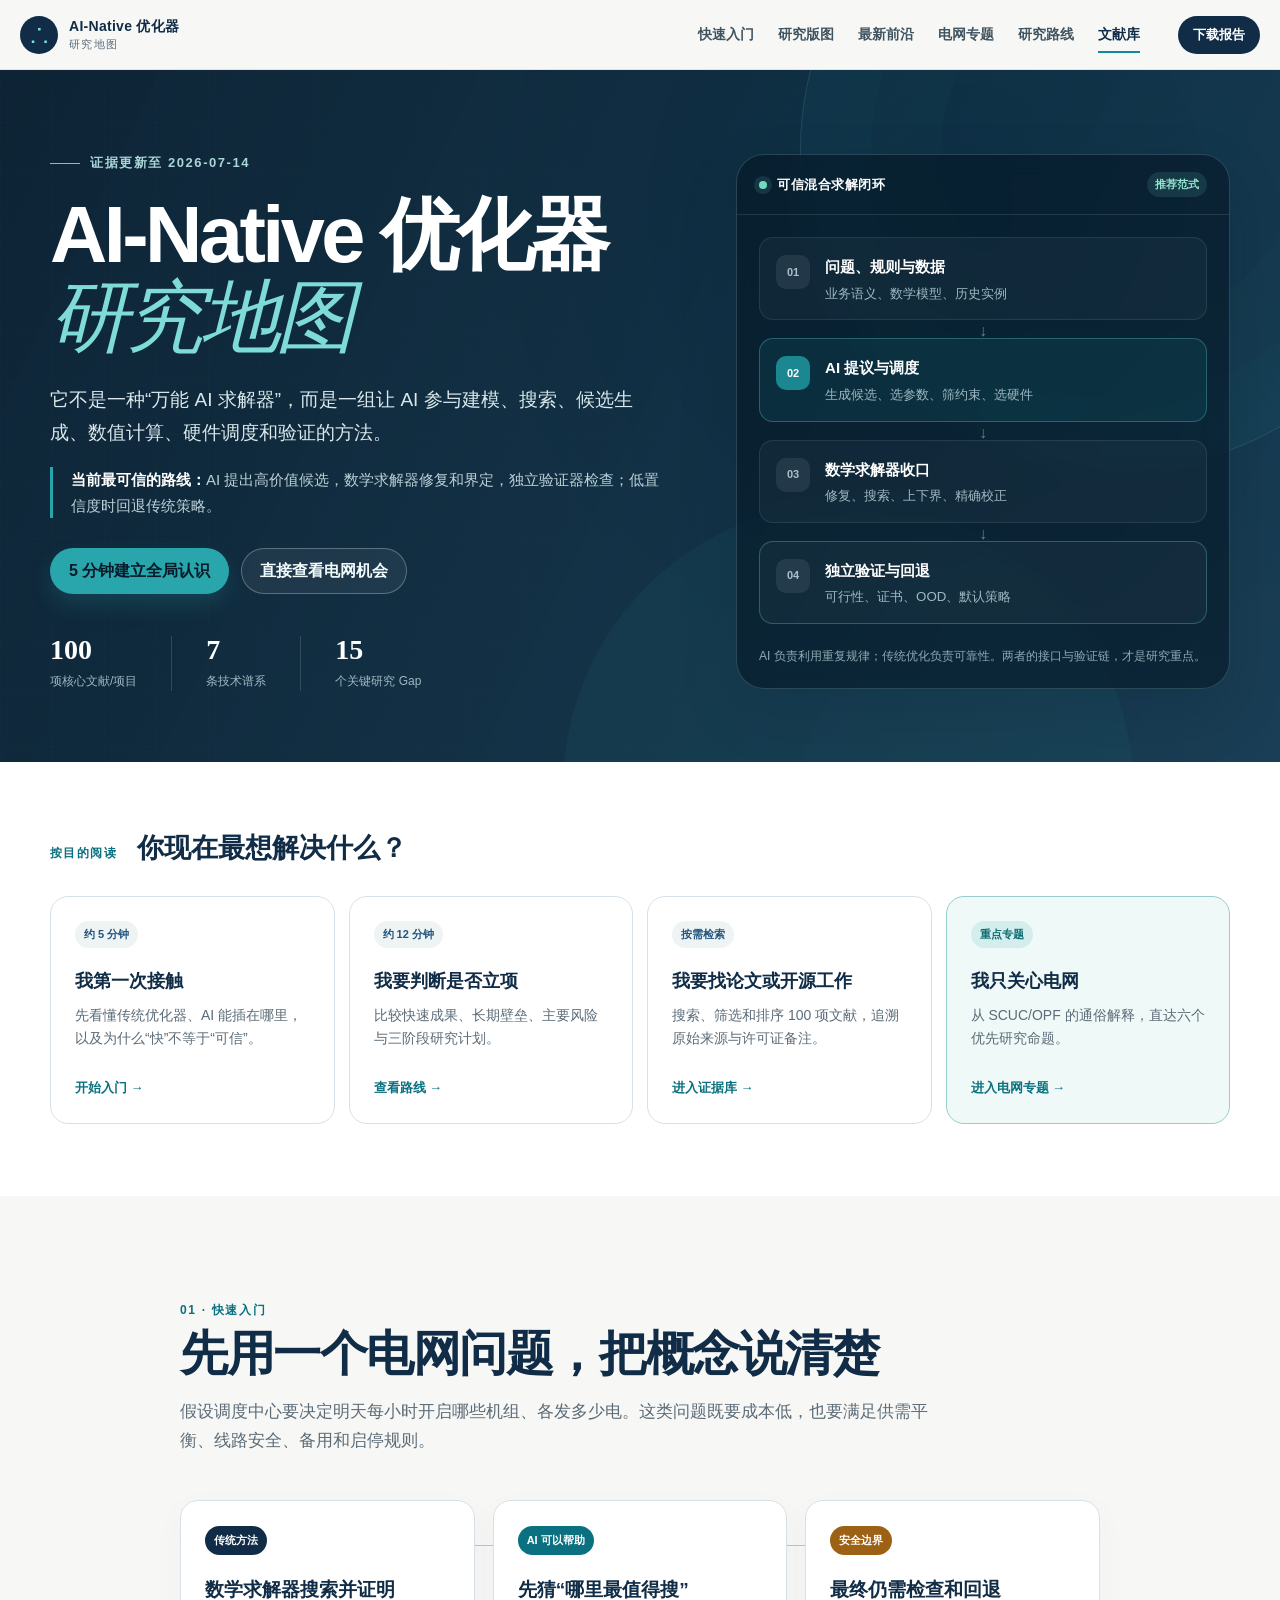
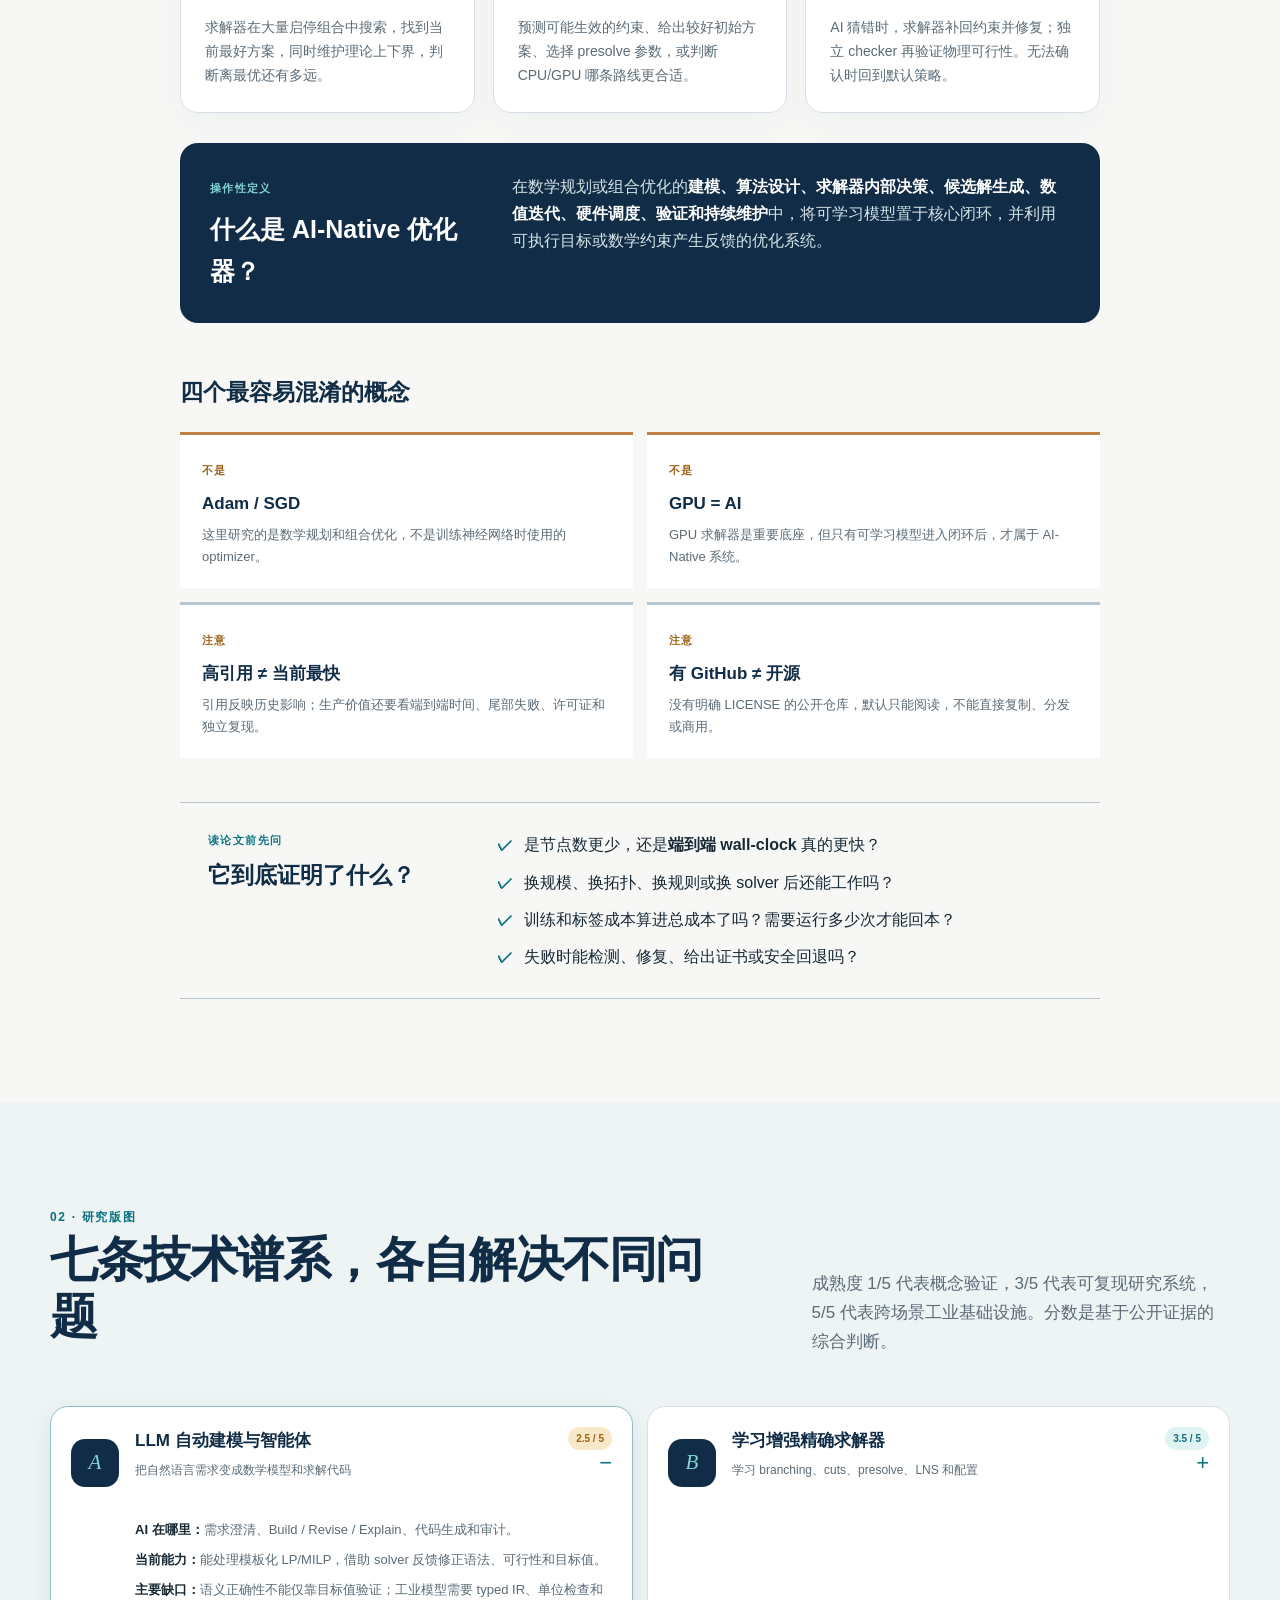
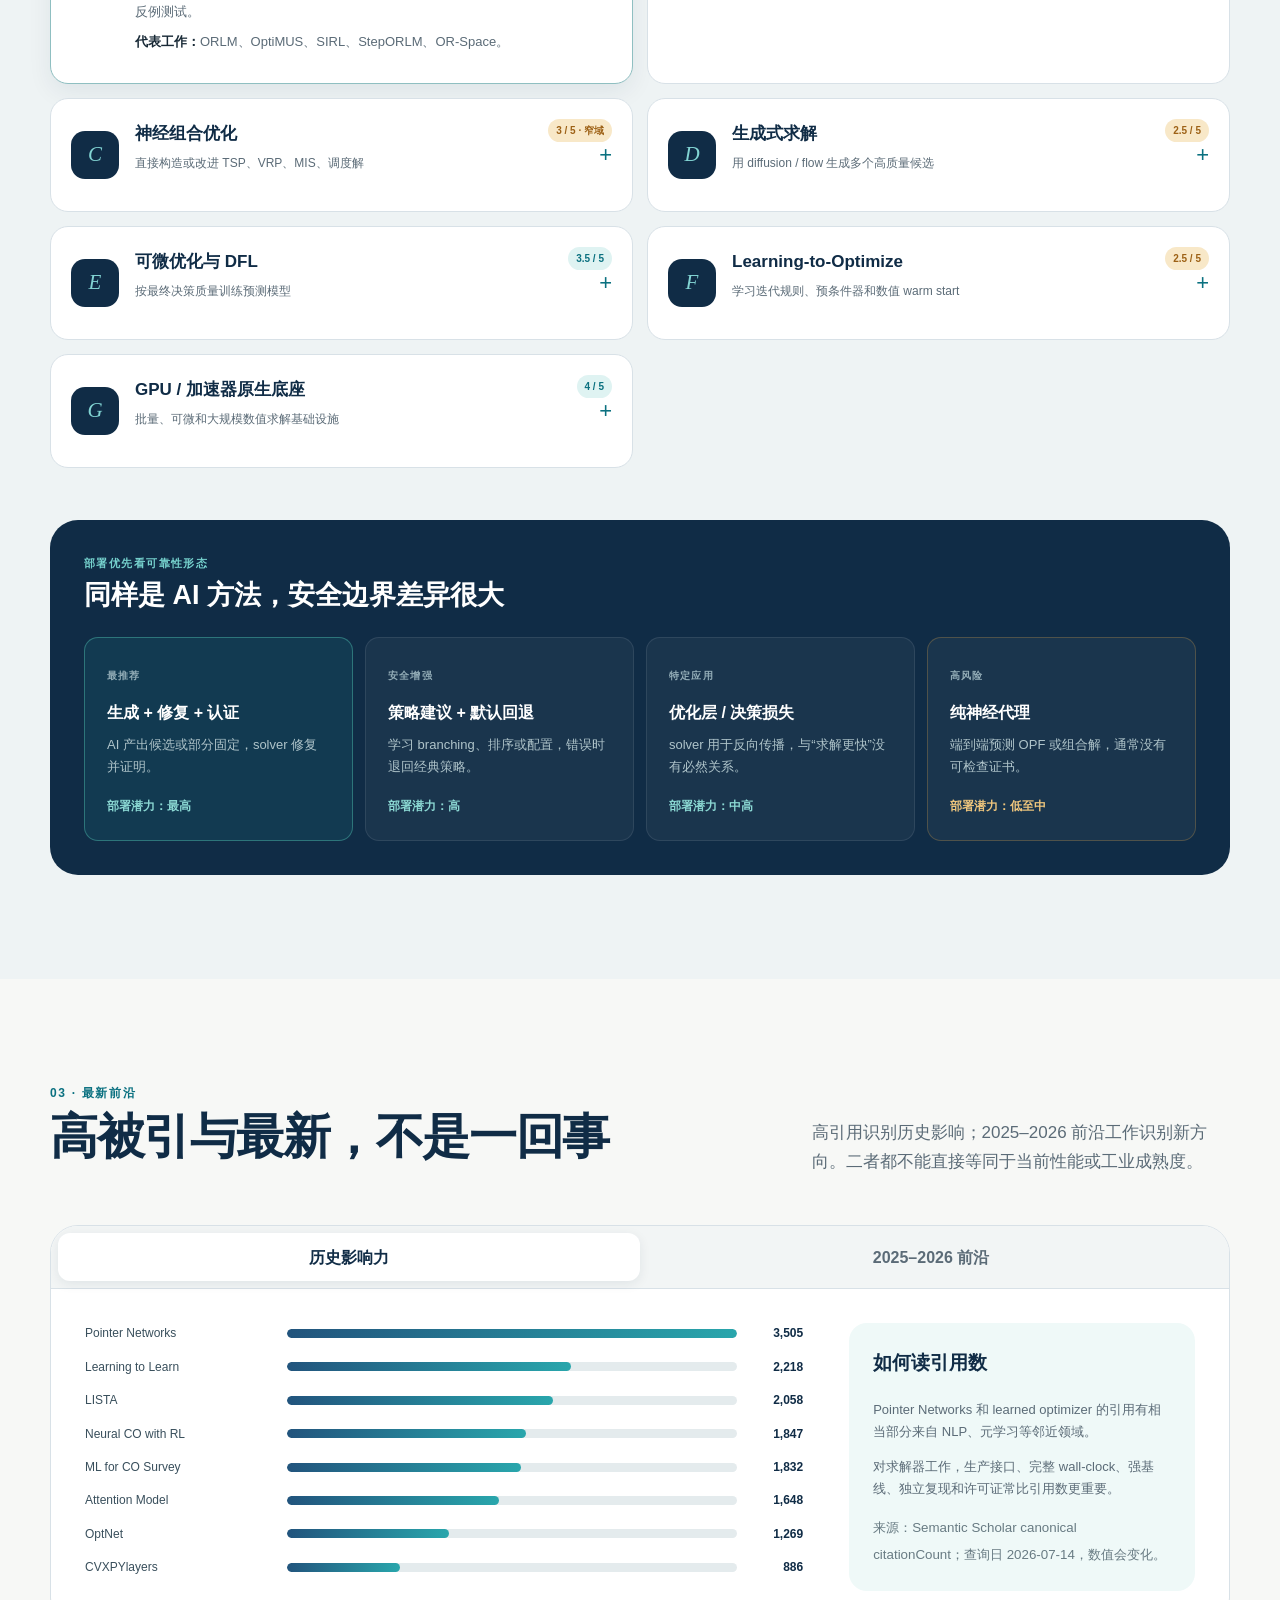
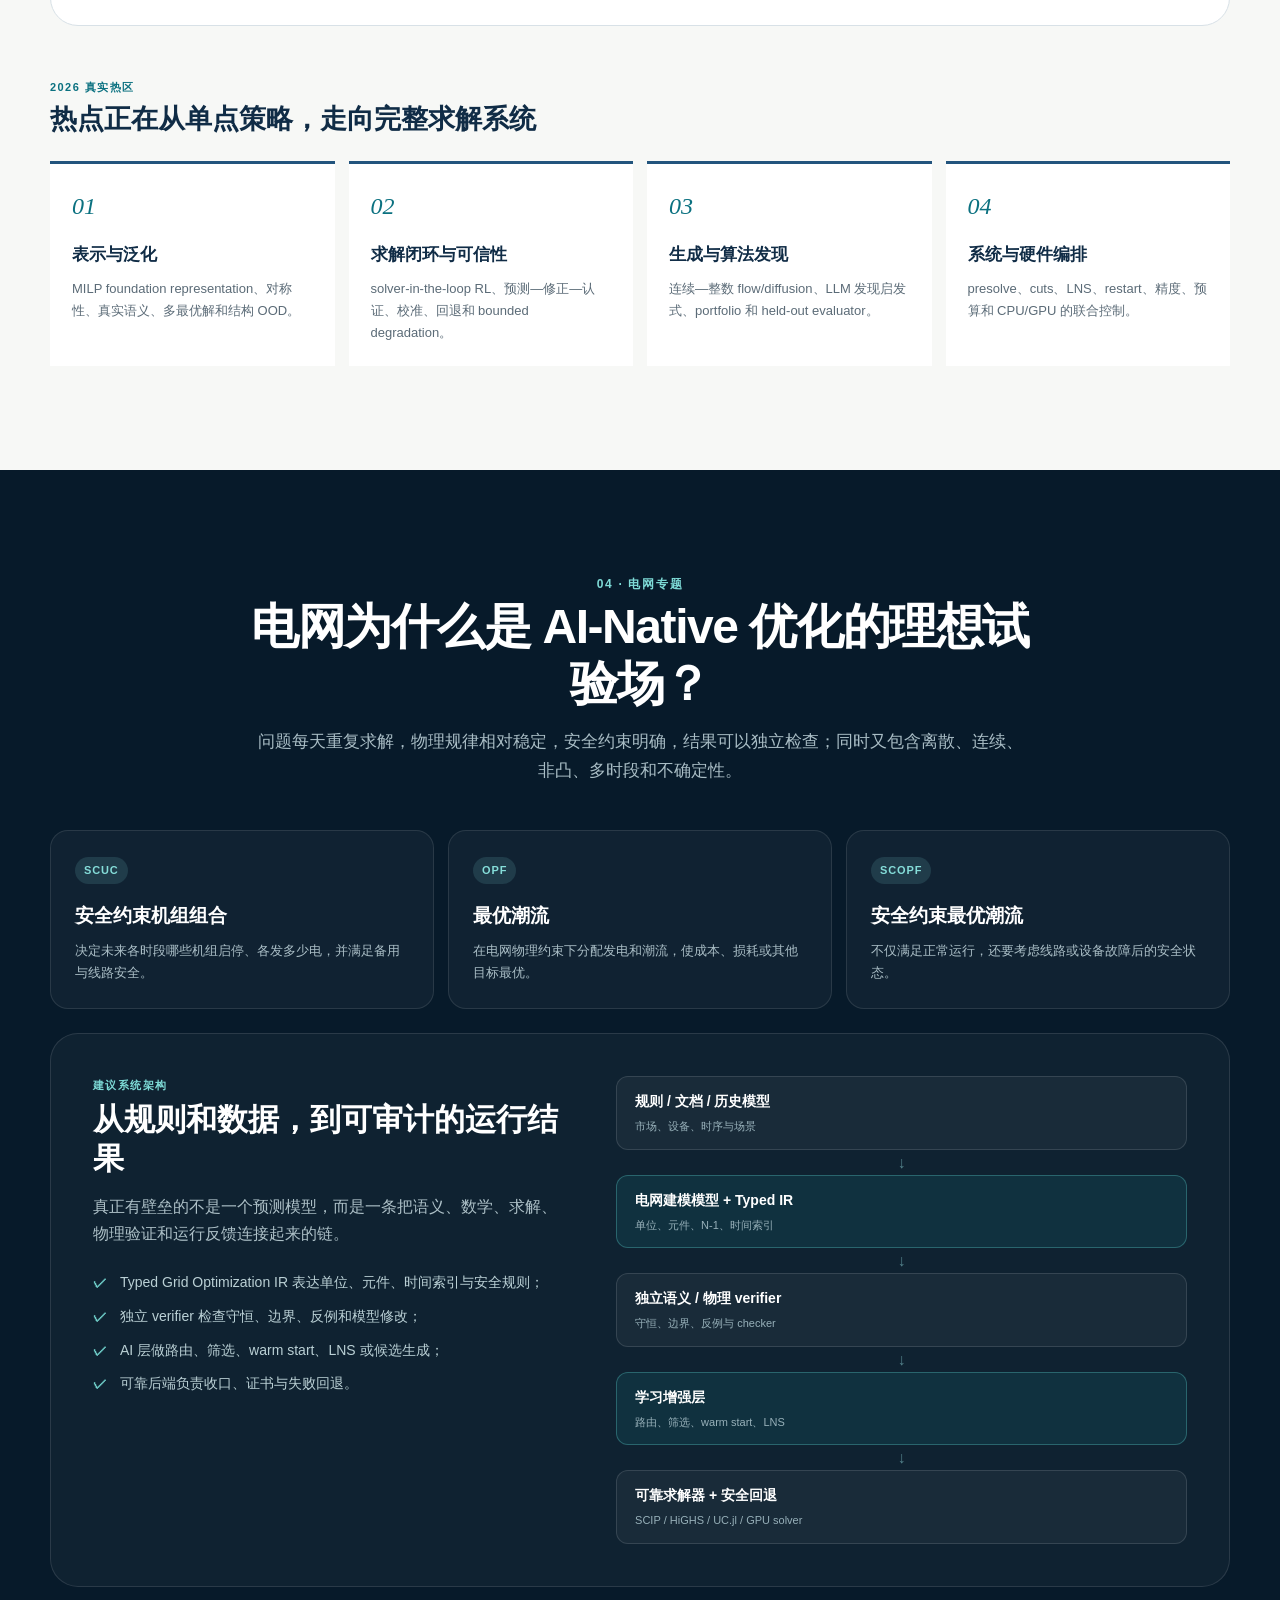
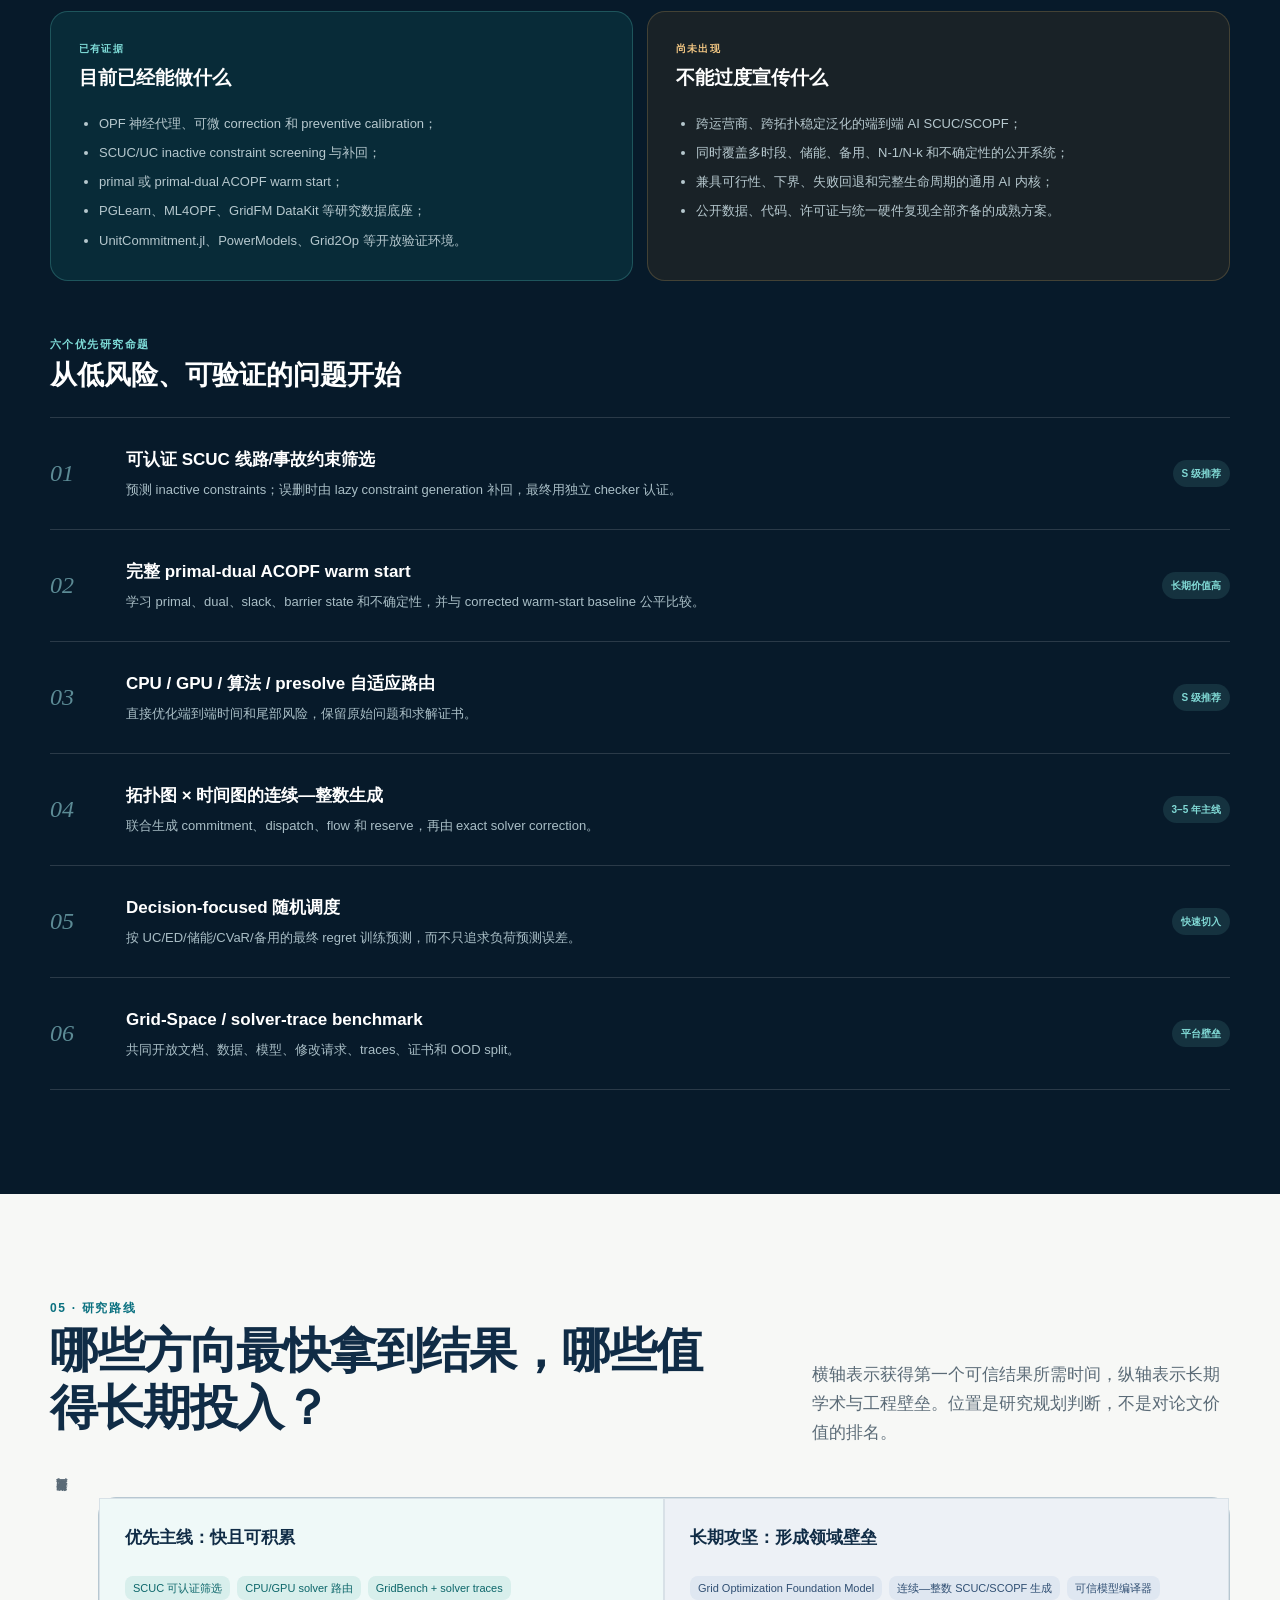
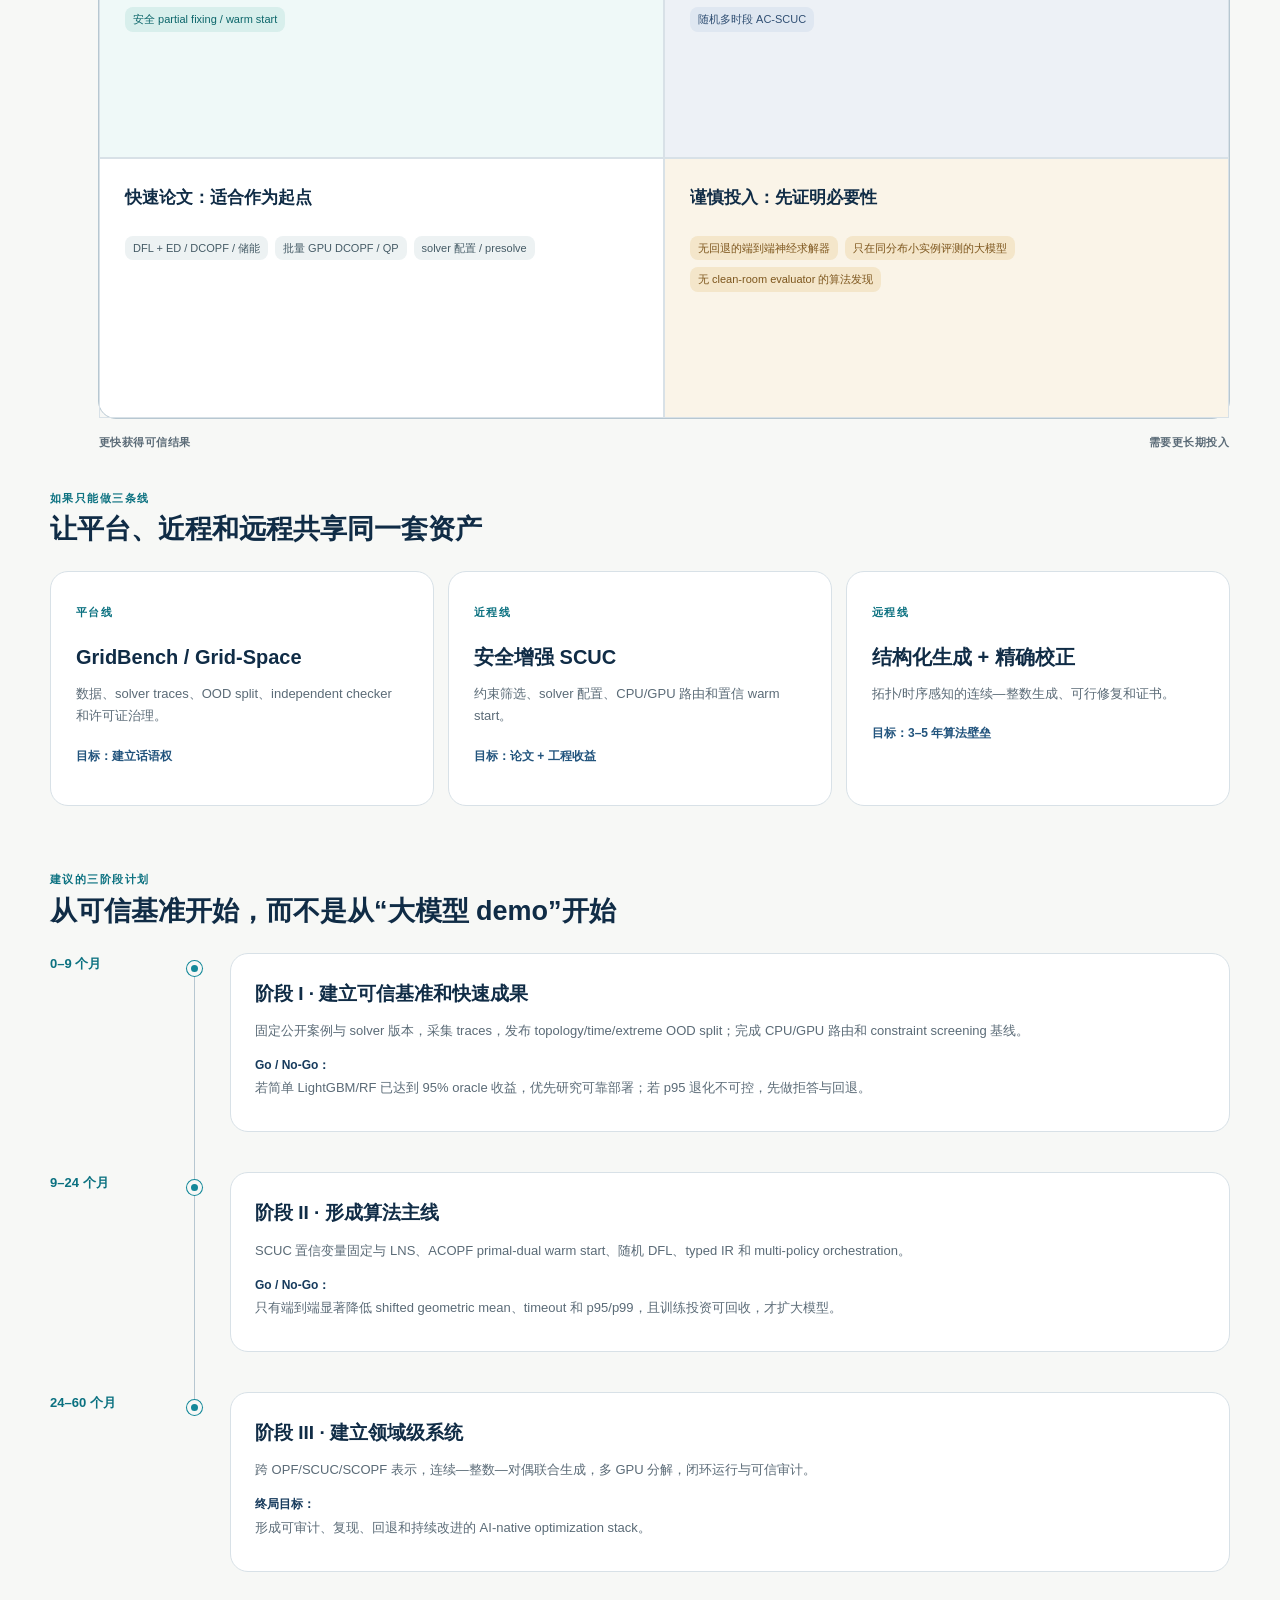
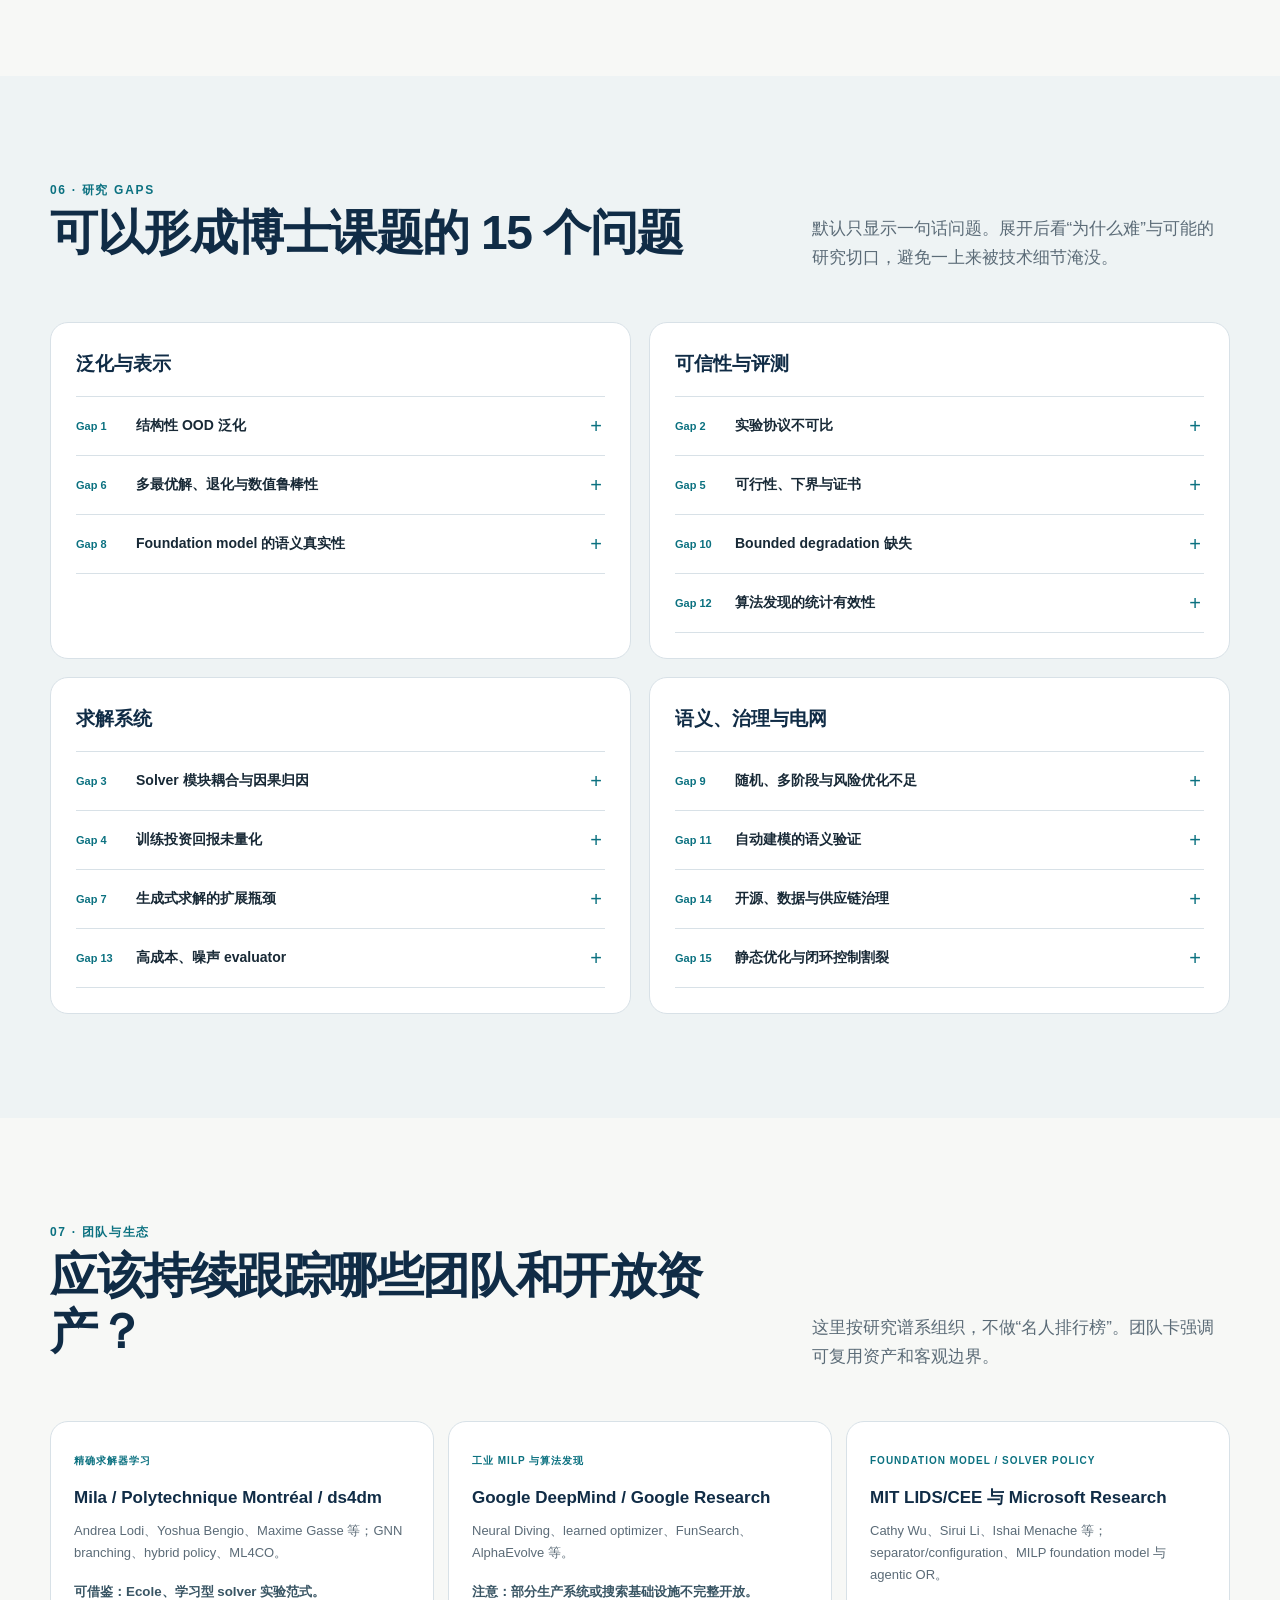
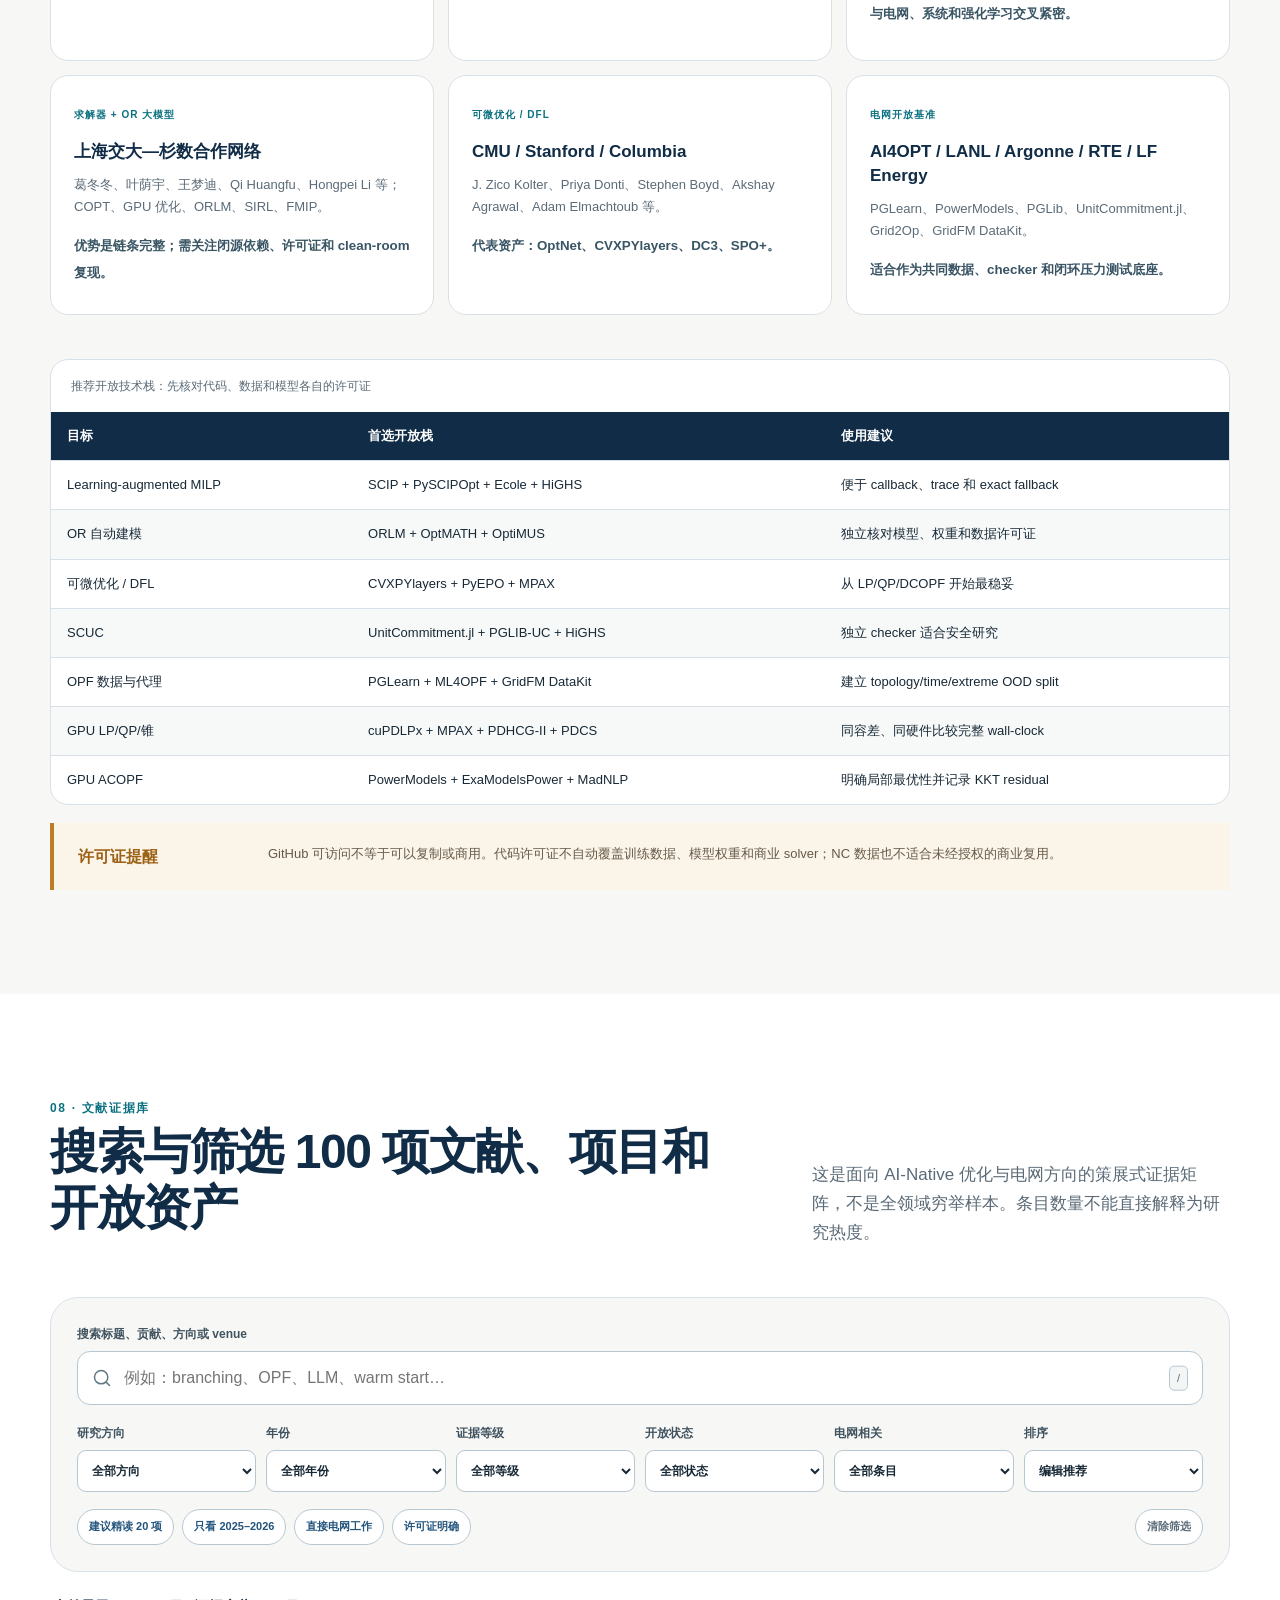
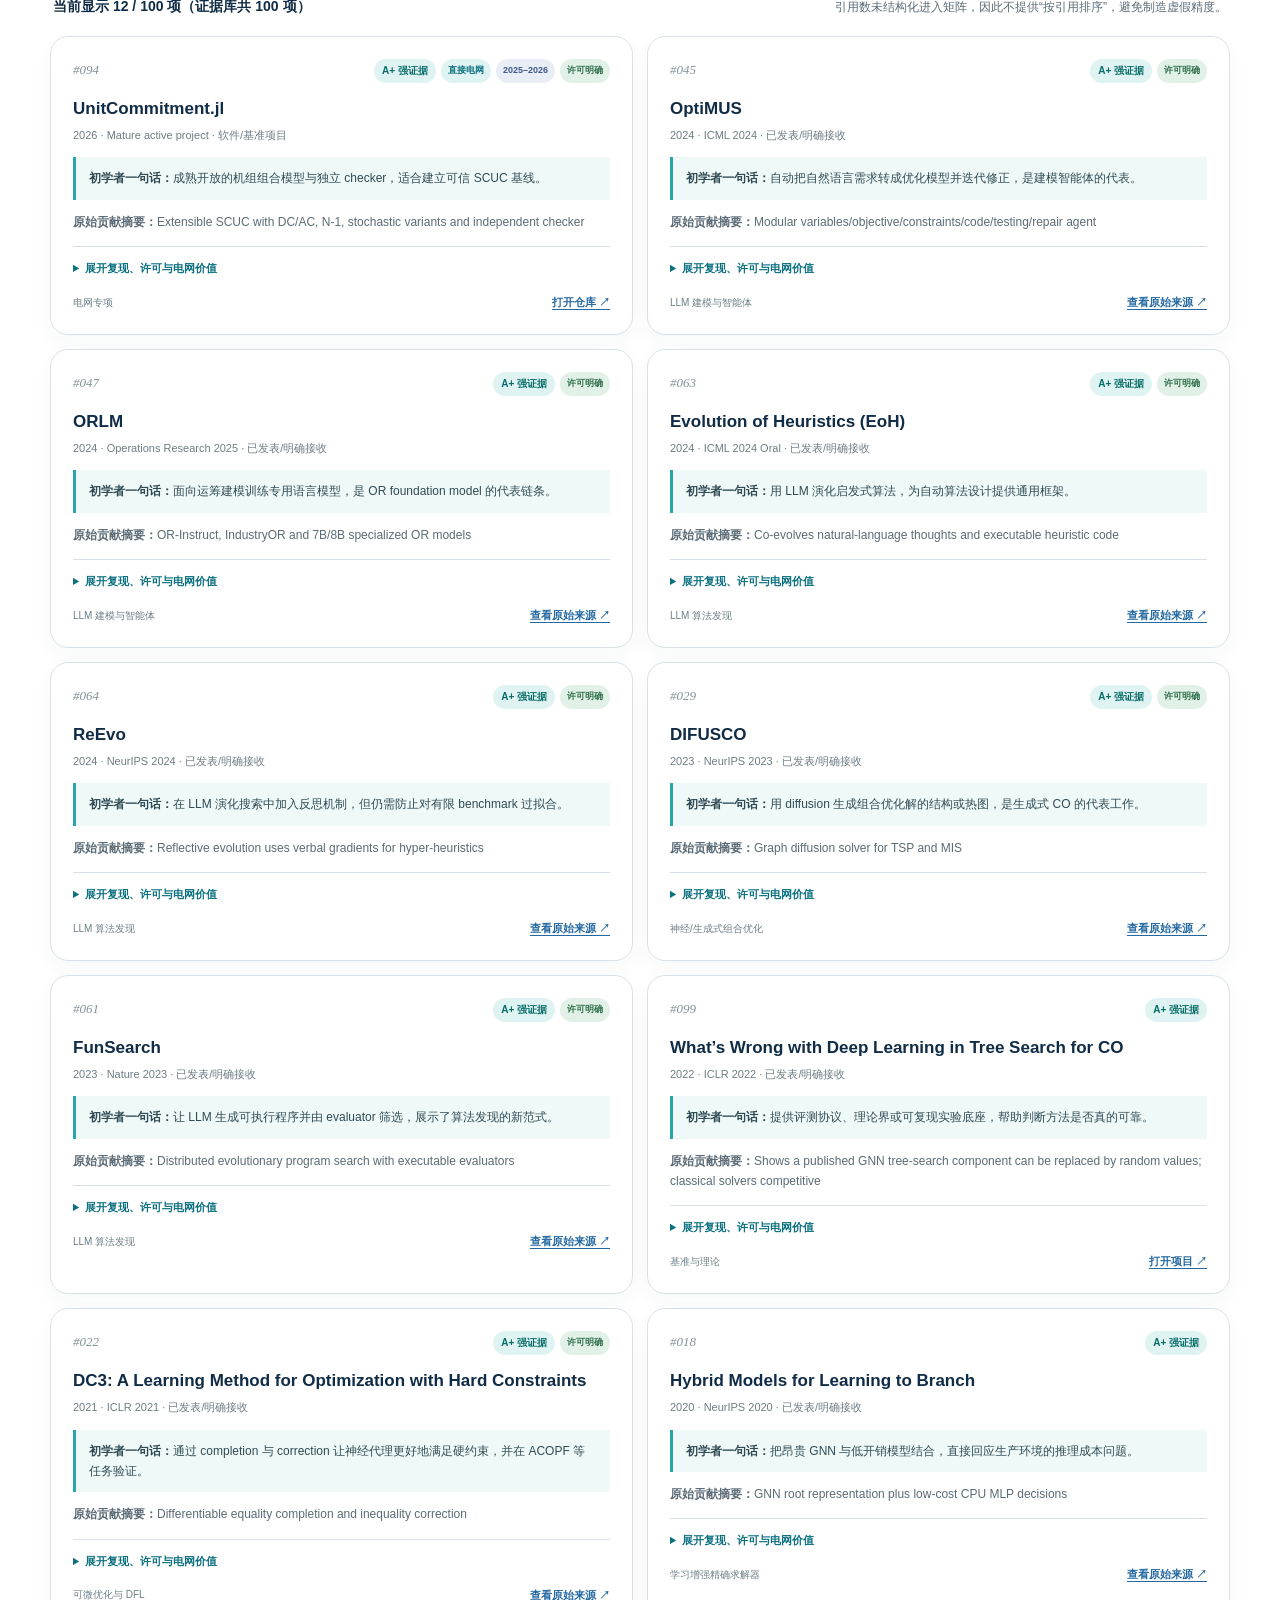
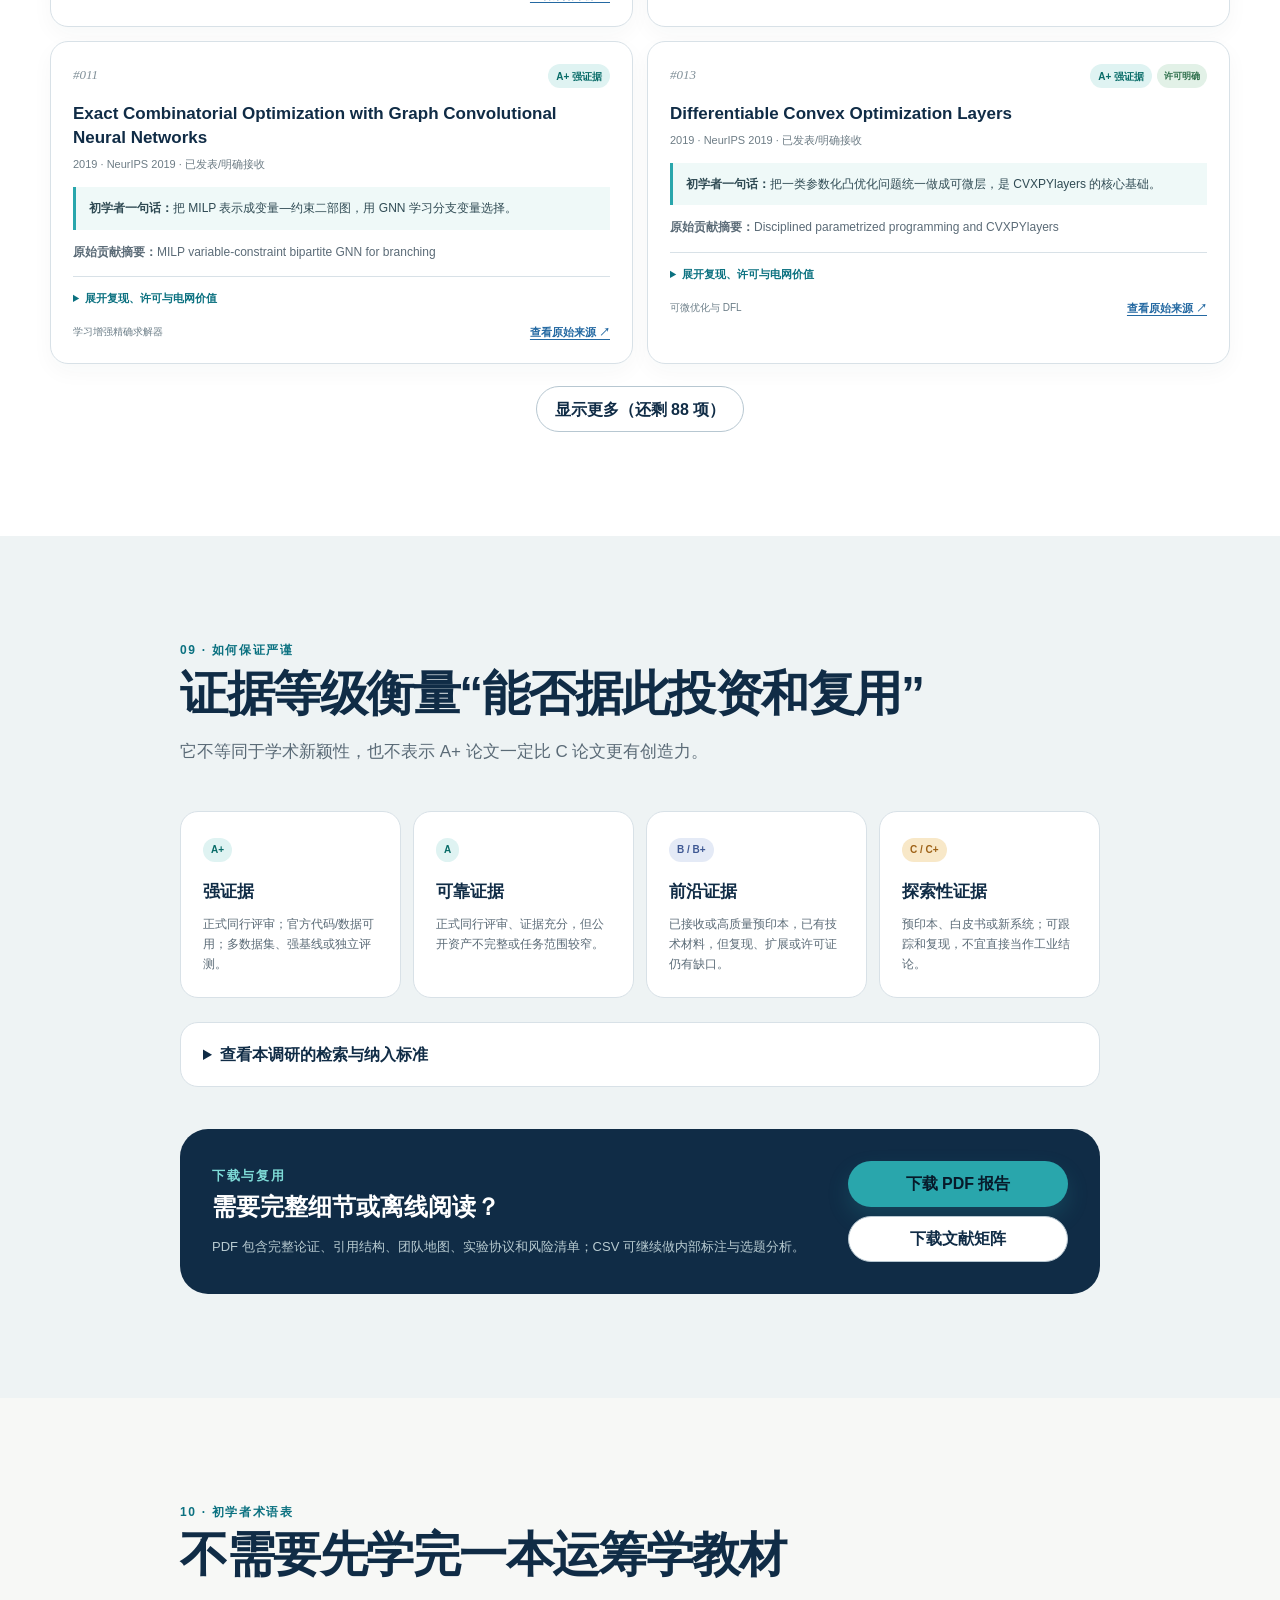
<file: index.html>
<!doctype html>
<html lang="zh-CN">
<head>
  <meta charset="utf-8">
  <meta name="viewport" content="width=device-width, initial-scale=1">
  <meta name="description" content="AI-Native 优化器研究地图：面向初学者、科研决策者和研究人员的静态研究门户，涵盖技术谱系、最新前沿、电网机会、研究 gaps 与 100 项文献证据库。">
  <meta name="theme-color" content="#102c46">
  <title>AI-Native 优化器研究地图</title>
  <link rel="icon" href="a/4.svg" type="image/svg+xml">
  <link rel="stylesheet" href="a/1.css">
</head>
<body>
  <a class="skip-link" href="#main-content">跳到正文</a>

  <header class="site-header" data-header>
    <div class="header-inner">
      <a class="brand" href="#top" aria-label="返回首页">
        <span class="brand-mark" aria-hidden="true">∴</span>
        <span><strong>AI-Native 优化器</strong><small>研究地图</small></span>
      </a>
      <button class="nav-toggle" type="button" aria-expanded="false" aria-controls="site-nav" data-nav-toggle>
        <span class="sr-only">打开导航</span><span></span><span></span><span></span>
      </button>
      <nav class="site-nav" id="site-nav" aria-label="主导航" data-nav>
        <a href="#start">快速入门</a>
        <a href="#map">研究版图</a>
        <a href="#frontier">最新前沿</a>
        <a href="#grid">电网专题</a>
        <a href="#directions">研究路线</a>
        <a href="#library">文献库</a>
      </nav>
      <a class="button button-small header-download" href="d/1.pdf">下载报告</a>
    </div>
  </header>

  <main id="main-content">
    <section class="hero" id="top" aria-labelledby="hero-title">
      <div class="hero-orb hero-orb-one" aria-hidden="true"></div>
      <div class="hero-orb hero-orb-two" aria-hidden="true"></div>
      <div class="shell hero-grid">
        <div class="hero-copy">
          <p class="eyebrow"><span></span>证据更新至 2026-07-14</p>
          <h1 id="hero-title">AI-Native 优化器<br><em>研究地图</em></h1>
          <p class="hero-lead">它不是一种“万能 AI 求解器”，而是一组让 AI 参与建模、搜索、候选生成、数值计算、硬件调度和验证的方法。</p>
          <p class="hero-thesis"><strong>当前最可信的路线：</strong>AI 提出高价值候选，数学求解器修复和界定，独立验证器检查；低置信度时回退传统策略。</p>
          <div class="hero-actions">
            <a class="button button-primary" href="#start">5 分钟建立全局认识</a>
            <a class="button button-ghost" href="#grid">直接查看电网机会</a>
          </div>
          <div class="hero-meta" aria-label="研究材料统计">
            <div><strong>100</strong><span>项核心文献/项目</span></div>
            <div><strong>7</strong><span>条技术谱系</span></div>
            <div><strong>15</strong><span>个关键研究 Gap</span></div>
          </div>
        </div>

        <div class="system-card" aria-labelledby="system-title">
          <div class="system-card-head">
            <span class="status-dot"></span>
            <p id="system-title">可信混合求解闭环</p>
            <span class="system-label">推荐范式</span>
          </div>
          <ol class="system-flow">
            <li><span>01</span><div><strong>问题、规则与数据</strong><small>业务语义、数学模型、历史实例</small></div></li>
            <li class="ai-step"><span>02</span><div><strong>AI 提议与调度</strong><small>生成候选、选参数、筛约束、选硬件</small></div></li>
            <li><span>03</span><div><strong>数学求解器收口</strong><small>修复、搜索、上下界、精确校正</small></div></li>
            <li class="verify-step"><span>04</span><div><strong>独立验证与回退</strong><small>可行性、证书、OOD、默认策略</small></div></li>
          </ol>
          <p class="system-note">AI 负责利用重复规律；传统优化负责可靠性。两者的接口与验证链，才是研究重点。</p>
        </div>
      </div>
    </section>

    <section class="path-strip" aria-labelledby="path-title">
      <div class="shell">
        <div class="section-kicker"><span>按目的阅读</span><h2 id="path-title">你现在最想解决什么？</h2></div>
        <div class="path-grid">
          <a class="path-card" href="#start"><span class="path-time">约 5 分钟</span><strong>我第一次接触</strong><p>先看懂传统优化器、AI 能插在哪里，以及为什么“快”不等于“可信”。</p><b>开始入门 →</b></a>
          <a class="path-card" href="#directions"><span class="path-time">约 12 分钟</span><strong>我要判断是否立项</strong><p>比较快速成果、长期壁垒、主要风险与三阶段研究计划。</p><b>查看路线 →</b></a>
          <a class="path-card" href="#library"><span class="path-time">按需检索</span><strong>我要找论文或开源工作</strong><p>搜索、筛选和排序 100 项文献，追溯原始来源与许可证备注。</p><b>进入证据库 →</b></a>
          <a class="path-card path-card-accent" href="#grid"><span class="path-time">重点专题</span><strong>我只关心电网</strong><p>从 SCUC/OPF 的通俗解释，直达六个优先研究命题。</p><b>进入电网专题 →</b></a>
        </div>
      </div>
    </section>

    <section class="section" id="start" aria-labelledby="start-title">
      <div class="shell narrow">
        <div class="section-heading">
          <p class="section-index">01 · 快速入门</p>
          <h2 id="start-title">先用一个电网问题，把概念说清楚</h2>
          <p>假设调度中心要决定明天每小时开启哪些机组、各发多少电。这类问题既要成本低，也要满足供需平衡、线路安全、备用和启停规则。</p>
        </div>

        <div class="story-steps" aria-label="机组组合求解示例">
          <article><span>传统方法</span><h3>数学求解器搜索并证明</h3><p>求解器在大量启停组合中搜索，找到当前最好方案，同时维护理论上下界，判断离最优还有多远。</p></article>
          <article><span>AI 可以帮助</span><h3>先猜“哪里最值得搜”</h3><p>预测可能生效的约束、给出较好初始方案、选择 presolve 参数，或判断 CPU/GPU 哪条路线更合适。</p></article>
          <article><span>安全边界</span><h3>最终仍需检查和回退</h3><p>AI 猜错时，求解器补回约束并修复；独立 checker 再验证物理可行性。无法确认时回到默认策略。</p></article>
        </div>

        <div class="definition-card">
          <div><span class="definition-label">操作性定义</span><h3>什么是 AI-Native 优化器？</h3></div>
          <p>在数学规划或组合优化的<strong>建模、算法设计、求解器内部决策、候选解生成、数值迭代、硬件调度、验证和持续维护</strong>中，将可学习模型置于核心闭环，并利用可执行目标或数学约束产生反馈的优化系统。</p>
        </div>

        <h3 class="subheading">四个最容易混淆的概念</h3>
        <div class="myth-grid">
          <article><span>不是</span><strong>Adam / SGD</strong><p>这里研究的是数学规划和组合优化，不是训练神经网络时使用的 optimizer。</p></article>
          <article><span>不是</span><strong>GPU = AI</strong><p>GPU 求解器是重要底座，但只有可学习模型进入闭环后，才属于 AI-Native 系统。</p></article>
          <article><span>注意</span><strong>高引用 ≠ 当前最快</strong><p>引用反映历史影响；生产价值还要看端到端时间、尾部失败、许可证和独立复现。</p></article>
          <article><span>注意</span><strong>有 GitHub ≠ 开源</strong><p>没有明确 LICENSE 的公开仓库，默认只能阅读，不能直接复制、分发或商用。</p></article>
        </div>

        <div class="concept-row">
          <div>
            <p class="mini-label">读论文前先问</p>
            <h3>它到底证明了什么？</h3>
          </div>
          <ul class="check-list">
            <li>是节点数更少，还是<strong>端到端 wall-clock</strong> 真的更快？</li>
            <li>换规模、换拓扑、换规则或换 solver 后还能工作吗？</li>
            <li>训练和标签成本算进总成本了吗？需要运行多少次才能回本？</li>
            <li>失败时能检测、修复、给出证书或安全回退吗？</li>
          </ul>
        </div>
      </div>
    </section>

    <section class="section section-tint" id="map" aria-labelledby="map-title">
      <div class="shell">
        <div class="section-heading split-heading">
          <div><p class="section-index">02 · 研究版图</p><h2 id="map-title">七条技术谱系，各自解决不同问题</h2></div>
          <p>成熟度 1/5 代表概念验证，3/5 代表可复现研究系统，5/5 代表跨场景工业基础设施。分数是基于公开证据的综合判断。</p>
        </div>

        <div class="track-grid">
          <details class="track-card" open>
            <summary><span class="track-icon">A</span><div><h3>LLM 自动建模与智能体</h3><p>把自然语言需求变成数学模型和求解代码</p></div><span class="maturity">2.5 / 5</span></summary>
            <div class="track-body"><p><strong>AI 在哪里：</strong>需求澄清、Build / Revise / Explain、代码生成和审计。</p><p><strong>当前能力：</strong>能处理模板化 LP/MILP，借助 solver 反馈修正语法、可行性和目标值。</p><p><strong>主要缺口：</strong>语义正确性不能仅靠目标值验证；工业模型需要 typed IR、单位检查和反例测试。</p><p><strong>代表工作：</strong>ORLM、OptiMUS、SIRL、StepORLM、OR-Space。</p></div>
          </details>
          <details class="track-card">
            <summary><span class="track-icon">B</span><div><h3>学习增强精确求解器</h3><p>学习 branching、cuts、presolve、LNS 和配置</p></div><span class="maturity high">3.5 / 5</span></summary>
            <div class="track-body"><p><strong>AI 在哪里：</strong>分支定界/分支割、启发式、变量固定和 solver policy。</p><p><strong>为什么重要：</strong>AI 猜错时可回退默认策略，求解器仍可保留可行性与最优性界，是最接近产业价值的主线。</p><p><strong>主要缺口：</strong>模型开销、跨规模/问题族 OOD、多模块耦合和训练回报。</p><p><strong>代表工作：</strong>Gasse 等 learning-to-branch、Neural Diving、Apollo-MILP、LLM4Branch。</p></div>
          </details>
          <details class="track-card">
            <summary><span class="track-icon">C</span><div><h3>神经组合优化</h3><p>直接构造或改进 TSP、VRP、MIS、调度解</p></div><span class="maturity">3 / 5 · 窄域</span></summary>
            <div class="track-body"><p><strong>AI 在哪里：</strong>端到端生成离散解，或为搜索提供概率/热图。</p><p><strong>当前能力：</strong>在固定问题分布、批量推理和较窄任务上表现突出。</p><p><strong>主要缺口：</strong>跨规模与结构泛化、经典 baseline 公平性、可行性和最优性证书。</p><p><strong>代表工作：</strong>Attention Model、POMO、DIFUSCO、DeepACO。</p></div>
          </details>
          <details class="track-card">
            <summary><span class="track-icon">D</span><div><h3>生成式求解</h3><p>用 diffusion / flow 生成多个高质量候选</p></div><span class="maturity">2.5 / 5</span></summary>
            <div class="track-body"><p><strong>AI 在哪里：</strong>生成变量赋值、解分布或 primal-dual 状态。</p><p><strong>机会：</strong>生成多候选，再由 exact solver 修复与认证，兼顾多样性和可靠性。</p><p><strong>主要缺口：</strong>大规模图的 O(n²) 表示、多步网络调用、连续—整数校准和 repair 预算。</p><p><strong>代表工作：</strong>DIFUSCO、FMIP、CycFlow、GFlowNet 系列。</p></div>
          </details>
          <details class="track-card">
            <summary><span class="track-icon">E</span><div><h3>可微优化与 DFL</h3><p>按最终决策质量训练预测模型</p></div><span class="maturity high">3.5 / 5</span></summary>
            <div class="track-body"><p><strong>AI 在哪里：</strong>把优化器作为网络层，或把下游 regret 写进训练损失。</p><p><strong>适合场景：</strong>能源调度、控制、资源分配和“预测后优化”。</p><p><strong>注意：</strong>可微不等于求解更快；应比较最终决策损失，而不只比较预测误差。</p><p><strong>代表工作：</strong>OptNet、CVXPYlayers、SPO+、PyEPO、DC3。</p></div>
          </details>
          <details class="track-card">
            <summary><span class="track-icon">F</span><div><h3>Learning-to-Optimize</h3><p>学习迭代规则、预条件器和数值 warm start</p></div><span class="maturity">2.5 / 5</span></summary>
            <div class="track-body"><p><strong>AI 在哪里：</strong>ISTA/IPM/PDHG/Krylov 的更新、状态和预条件。</p><p><strong>机会：</strong>为一族重复数值问题学习更好的初始化或局部策略。</p><p><strong>主要缺口：</strong>病态系统、混合精度、稳定性证明，以及与成熟线性代数库的真实 wall-clock 对比。</p><p><strong>代表工作：</strong>LISTA、L2O、IPM-LSTM、learned preconditioners。</p></div>
          </details>
          <details class="track-card">
            <summary><span class="track-icon">G</span><div><h3>GPU / 加速器原生底座</h3><p>批量、可微和大规模数值求解基础设施</p></div><span class="maturity highest">4 / 5</span></summary>
            <div class="track-body"><p><strong>它是什么：</strong>GPU LP/QP/锥/NLP 内核，以及适合学习系统调用的开放求解底座。</p><p><strong>为什么关键：</strong>让批量标签生成、solver-in-the-loop 和 CPU/GPU 路由成为可能。</p><p><strong>边界：</strong>GPU 本身不是 AI；必须同容差比较，并报告 crossover、KKT residual 和精度。</p><p><strong>代表资产：</strong>cuPDLPx、MPAX、PDHCG-II、PDCS、MadNLP、ExaModelsPower。</p></div>
          </details>
        </div>

        <div class="reliability-panel">
          <div class="panel-heading"><p class="mini-label">部署优先看可靠性形态</p><h3>同样是 AI 方法，安全边界差异很大</h3></div>
          <div class="reliability-grid">
            <article class="reliability-best"><span>最推荐</span><h4>生成 + 修复 + 认证</h4><p>AI 产出候选或部分固定，solver 修复并证明。</p><b>部署潜力：最高</b></article>
            <article><span>安全增强</span><h4>策略建议 + 默认回退</h4><p>学习 branching、排序或配置，错误时退回经典策略。</p><b>部署潜力：高</b></article>
            <article><span>特定应用</span><h4>优化层 / 决策损失</h4><p>solver 用于反向传播，与“求解更快”没有必然关系。</p><b>部署潜力：中高</b></article>
            <article class="reliability-risk"><span>高风险</span><h4>纯神经代理</h4><p>端到端预测 OPF 或组合解，通常没有可检查证书。</p><b>部署潜力：低至中</b></article>
          </div>
        </div>
      </div>
    </section>

    <section class="section" id="frontier" aria-labelledby="frontier-title">
      <div class="shell">
        <div class="section-heading split-heading">
          <div><p class="section-index">03 · 最新前沿</p><h2 id="frontier-title">高被引与最新，不是一回事</h2></div>
          <p>高引用识别历史影响；2025–2026 前沿工作识别新方向。二者都不能直接等同于当前性能或工业成熟度。</p>
        </div>

        <div class="tabs" data-tabs>
          <div class="tab-list" role="tablist" aria-label="文献观察视角">
            <button role="tab" aria-selected="true" aria-controls="impact-panel" id="impact-tab">历史影响力</button>
            <button role="tab" aria-selected="false" aria-controls="latest-panel" id="latest-tab" tabindex="-1">2025–2026 前沿</button>
          </div>
          <div class="tab-panel" role="tabpanel" id="impact-panel" aria-labelledby="impact-tab">
            <div class="impact-layout">
              <div class="impact-chart" aria-label="代表性高被引论文引用数，查询日 2026-07-14">
                <div style="--value:100%"><span>Pointer Networks</span><i></i><b>3,505</b></div>
                <div style="--value:63%"><span>Learning to Learn</span><i></i><b>2,218</b></div>
                <div style="--value:59%"><span>LISTA</span><i></i><b>2,058</b></div>
                <div style="--value:53%"><span>Neural CO with RL</span><i></i><b>1,847</b></div>
                <div style="--value:52%"><span>ML for CO Survey</span><i></i><b>1,832</b></div>
                <div style="--value:47%"><span>Attention Model</span><i></i><b>1,648</b></div>
                <div style="--value:36%"><span>OptNet</span><i></i><b>1,269</b></div>
                <div style="--value:25%"><span>CVXPYlayers</span><i></i><b>886</b></div>
              </div>
              <aside class="reading-note"><h3>如何读引用数</h3><p>Pointer Networks 和 learned optimizer 的引用有相当部分来自 NLP、元学习等邻近领域。</p><p>对求解器工作，生产接口、完整 wall-clock、强基线、独立复现和许可证常比引用数更重要。</p><small>来源：Semantic Scholar canonical citationCount；查询日 2026-07-14，数值会变化。</small></aside>
            </div>
          </div>
          <div class="tab-panel" role="tabpanel" id="latest-panel" aria-labelledby="latest-tab" hidden>
            <div class="frontier-grid">
              <article><span class="evidence evidence-b">B+</span><p class="venue">ICLR 2026 Poster</p><h3>FMIP</h3><p>联合连续—整数 flow matching 生成 MILP warm start；仍需 solver 修复和认证。</p><a href="https://openreview.net/forum?id=kyvW6S0u3z" rel="noopener" target="_blank">原始来源 ↗</a></article>
              <article><span class="evidence evidence-b">B+</span><p class="venue">ICML 2026</p><h3>LLM4Branch</h3><p>LLM 生成可执行 branching skeleton，再用零阶方法调参数；跨 solver 泛化仍待验证。</p><a href="https://openreview.net/forum?id=YIzUTHEvG7" rel="noopener" target="_blank">原始来源 ↗</a></article>
              <article><span class="evidence evidence-a">A / B+</span><p class="venue">ICML 2026</p><h3>Data-driven Lagrangian Relaxation</h3><p>为学习型拉格朗日乘子提供统计理论，与 UC 等分解问题直接相关。</p><a href="https://openreview.net/forum?id=OwLuqetJuB" rel="noopener" target="_blank">原始来源 ↗</a></article>
              <article><span class="evidence evidence-b">B</span><p class="venue">ICML 2026</p><h3>Draft-and-Audit RL</h3><p>先起草，再按 OR 错误清单审计；两轮审核仍不能单独证明语义正确。</p><a href="https://openreview.net/forum?id=3rzJANFrMp" rel="noopener" target="_blank">原始来源 ↗</a></article>
              <article><span class="evidence evidence-c">C+</span><p class="venue">2026 预印本</p><h3>Agora-Opt</h3><p>多团队辩论与持久记忆架构有研究价值，但需要冻结记忆、去重和 clean-room 复评。</p><a href="https://arxiv.org/abs/2604.25847" rel="noopener" target="_blank">原始来源 ↗</a></article>
              <article><span class="evidence evidence-c">C</span><p class="venue">2026 预印本</p><h3>GPU–CPU Unit Commitment</h3><p>揭示 presolve 会改变 CPU/GPU 赢家，强烈支持“实例—算法—硬件联合路由”。</p><a href="https://arxiv.org/abs/2607.03627" rel="noopener" target="_blank">原始来源 ↗</a></article>
            </div>
          </div>
        </div>

        <div class="hotspot-wrap">
          <div class="panel-heading"><p class="mini-label">2026 真实热区</p><h3>热点正在从单点策略，走向完整求解系统</h3></div>
          <div class="hotspot-grid">
            <article><span>01</span><h4>表示与泛化</h4><p>MILP foundation representation、对称性、真实语义、多最优解和结构 OOD。</p></article>
            <article><span>02</span><h4>求解闭环与可信性</h4><p>solver-in-the-loop RL、预测—修正—认证、校准、回退和 bounded degradation。</p></article>
            <article><span>03</span><h4>生成与算法发现</h4><p>连续—整数 flow/diffusion、LLM 发现启发式、portfolio 和 held-out evaluator。</p></article>
            <article><span>04</span><h4>系统与硬件编排</h4><p>presolve、cuts、LNS、restart、精度、预算和 CPU/GPU 的联合控制。</p></article>
          </div>
        </div>
      </div>
    </section>

    <section class="section grid-section" id="grid" aria-labelledby="grid-title">
      <div class="shell">
        <div class="section-heading grid-heading">
          <p class="section-index">04 · 电网专题</p>
          <h2 id="grid-title">电网为什么是 AI-Native 优化的理想试验场？</h2>
          <p>问题每天重复求解，物理规律相对稳定，安全约束明确，结果可以独立检查；同时又包含离散、连续、非凸、多时段和不确定性。</p>
        </div>

        <div class="grid-glossary" aria-label="三个核心电网问题">
          <article><span>SCUC</span><h3>安全约束机组组合</h3><p>决定未来各时段哪些机组启停、各发多少电，并满足备用与线路安全。</p></article>
          <article><span>OPF</span><h3>最优潮流</h3><p>在电网物理约束下分配发电和潮流，使成本、损耗或其他目标最优。</p></article>
          <article><span>SCOPF</span><h3>安全约束最优潮流</h3><p>不仅满足正常运行，还要考虑线路或设备故障后的安全状态。</p></article>
        </div>

        <div class="grid-architecture">
          <div class="architecture-copy">
            <p class="mini-label">建议系统架构</p>
            <h3>从规则和数据，到可审计的运行结果</h3>
            <p>真正有壁垒的不是一个预测模型，而是一条把语义、数学、求解、物理验证和运行反馈连接起来的链。</p>
            <ul class="check-list compact">
              <li>Typed Grid Optimization IR 表达单位、元件、时间索引与安全规则；</li>
              <li>独立 verifier 检查守恒、边界、反例和模型修改；</li>
              <li>AI 层做路由、筛选、warm start、LNS 或候选生成；</li>
              <li>可靠后端负责收口、证书与失败回退。</li>
            </ul>
          </div>
          <div class="architecture-flow" role="img" aria-label="电网 AI-Native 优化系统流程：规则和数据，电网建模模型，Typed IR，独立验证器，学习增强层，可靠求解后端，证书和闭环压力测试">
            <div><b>规则 / 文档 / 历史模型</b><small>市场、设备、时序与场景</small></div><i>↓</i>
            <div class="accent"><b>电网建模模型 + Typed IR</b><small>单位、元件、N-1、时间索引</small></div><i>↓</i>
            <div><b>独立语义 / 物理 verifier</b><small>守恒、边界、反例与 checker</small></div><i>↓</i>
            <div class="accent"><b>学习增强层</b><small>路由、筛选、warm start、LNS</small></div><i>↓</i>
            <div><b>可靠求解器 + 安全回退</b><small>SCIP / HiGHS / UC.jl / GPU solver</small></div>
          </div>
        </div>

        <div class="evidence-split">
          <div class="evidence-column positive">
            <h3><span>已有证据</span>目前已经能做什么</h3>
            <ul>
              <li>OPF 神经代理、可微 correction 和 preventive calibration；</li>
              <li>SCUC/UC inactive constraint screening 与补回；</li>
              <li>primal 或 primal-dual ACOPF warm start；</li>
              <li>PGLearn、ML4OPF、GridFM DataKit 等研究数据底座；</li>
              <li>UnitCommitment.jl、PowerModels、Grid2Op 等开放验证环境。</li>
            </ul>
          </div>
          <div class="evidence-column caution">
            <h3><span>尚未出现</span>不能过度宣传什么</h3>
            <ul>
              <li>跨运营商、跨拓扑稳定泛化的端到端 AI SCUC/SCOPF；</li>
              <li>同时覆盖多时段、储能、备用、N-1/N-k 和不确定性的公开系统；</li>
              <li>兼具可行性、下界、失败回退和完整生命周期的通用 AI 内核；</li>
              <li>公开数据、代码、许可证与统一硬件复现全部齐备的成熟方案。</li>
            </ul>
          </div>
        </div>

        <div class="grid-topics">
          <div class="panel-heading"><p class="mini-label">六个优先研究命题</p><h3>从低风险、可验证的问题开始</h3></div>
          <ol class="topic-list">
            <li><span>01</span><div><h4>可认证 SCUC 线路/事故约束筛选</h4><p>预测 inactive constraints；误删时由 lazy constraint generation 补回，最终用独立 checker 认证。</p></div><b>S 级推荐</b></li>
            <li><span>02</span><div><h4>完整 primal-dual ACOPF warm start</h4><p>学习 primal、dual、slack、barrier state 和不确定性，并与 corrected warm-start baseline 公平比较。</p></div><b>长期价值高</b></li>
            <li><span>03</span><div><h4>CPU / GPU / 算法 / presolve 自适应路由</h4><p>直接优化端到端时间和尾部风险，保留原始问题和求解证书。</p></div><b>S 级推荐</b></li>
            <li><span>04</span><div><h4>拓扑图 × 时间图的连续—整数生成</h4><p>联合生成 commitment、dispatch、flow 和 reserve，再由 exact solver correction。</p></div><b>3–5 年主线</b></li>
            <li><span>05</span><div><h4>Decision-focused 随机调度</h4><p>按 UC/ED/储能/CVaR/备用的最终 regret 训练预测，而不只追求负荷预测误差。</p></div><b>快速切入</b></li>
            <li><span>06</span><div><h4>Grid-Space / solver-trace benchmark</h4><p>共同开放文档、数据、模型、修改请求、traces、证书和 OOD split。</p></div><b>平台壁垒</b></li>
          </ol>
        </div>
      </div>
    </section>

    <section class="section" id="directions" aria-labelledby="directions-title">
      <div class="shell">
        <div class="section-heading split-heading">
          <div><p class="section-index">05 · 研究路线</p><h2 id="directions-title">哪些方向最快拿到结果，哪些值得长期投入？</h2></div>
          <p>横轴表示获得第一个可信结果所需时间，纵轴表示长期学术与工程壁垒。位置是研究规划判断，不是对论文价值的排名。</p>
        </div>

        <div class="portfolio-matrix" aria-label="研究方向：见效速度与长期壁垒矩阵">
          <div class="axis axis-y"><span>长期壁垒更高</span></div>
          <div class="matrix-cell fast-deep"><h3>优先主线：快且可积累</h3><span>SCUC 可认证筛选</span><span>CPU/GPU solver 路由</span><span>GridBench + solver traces</span><span>安全 partial fixing / warm start</span></div>
          <div class="matrix-cell slow-deep"><h3>长期攻坚：形成领域壁垒</h3><span>Grid Optimization Foundation Model</span><span>连续—整数 SCUC/SCOPF 生成</span><span>可信模型编译器</span><span>随机多时段 AC-SCUC</span></div>
          <div class="matrix-cell fast-light"><h3>快速论文：适合作为起点</h3><span>DFL + ED / DCOPF / 储能</span><span>批量 GPU DCOPF / QP</span><span>solver 配置 / presolve</span></div>
          <div class="matrix-cell slow-risk"><h3>谨慎投入：先证明必要性</h3><span>无回退的端到端神经求解器</span><span>只在同分布小实例评测的大模型</span><span>无 clean-room evaluator 的算法发现</span></div>
          <div class="axis axis-x"><span>更快获得可信结果</span><span>需要更长期投入</span></div>
        </div>

        <div class="three-lines">
          <div class="panel-heading"><p class="mini-label">如果只能做三条线</p><h3>让平台、近程和远程共享同一套资产</h3></div>
          <div class="three-line-grid">
            <article><span>平台线</span><h4>GridBench / Grid-Space</h4><p>数据、solver traces、OOD split、independent checker 和许可证治理。</p><b>目标：建立话语权</b></article>
            <article><span>近程线</span><h4>安全增强 SCUC</h4><p>约束筛选、solver 配置、CPU/GPU 路由和置信 warm start。</p><b>目标：论文 + 工程收益</b></article>
            <article><span>远程线</span><h4>结构化生成 + 精确校正</h4><p>拓扑/时序感知的连续—整数生成、可行修复和证书。</p><b>目标：3–5 年算法壁垒</b></article>
          </div>
        </div>

        <div class="roadmap">
          <div class="panel-heading"><p class="mini-label">建议的三阶段计划</p><h3>从可信基准开始，而不是从“大模型 demo”开始</h3></div>
          <ol class="timeline">
            <li><span>0–9 个月</span><div><h4>阶段 I · 建立可信基准和快速成果</h4><p>固定公开案例与 solver 版本，采集 traces，发布 topology/time/extreme OOD split；完成 CPU/GPU 路由和 constraint screening 基线。</p><b>Go / No-Go：</b><p>若简单 LightGBM/RF 已达到 95% oracle 收益，优先研究可靠部署；若 p95 退化不可控，先做拒答与回退。</p></div></li>
            <li><span>9–24 个月</span><div><h4>阶段 II · 形成算法主线</h4><p>SCUC 置信变量固定与 LNS、ACOPF primal-dual warm start、随机 DFL、typed IR 和 multi-policy orchestration。</p><b>Go / No-Go：</b><p>只有端到端显著降低 shifted geometric mean、timeout 和 p95/p99，且训练投资可回收，才扩大模型。</p></div></li>
            <li><span>24–60 个月</span><div><h4>阶段 III · 建立领域级系统</h4><p>跨 OPF/SCUC/SCOPF 表示，连续—整数—对偶联合生成，多 GPU 分解，闭环运行与可信审计。</p><b>终局目标：</b><p>形成可审计、复现、回退和持续改进的 AI-native optimization stack。</p></div></li>
          </ol>
        </div>
      </div>
    </section>

    <section class="section section-tint" id="gaps" aria-labelledby="gaps-title">
      <div class="shell">
        <div class="section-heading split-heading">
          <div><p class="section-index">06 · 研究 Gaps</p><h2 id="gaps-title">可以形成博士课题的 15 个问题</h2></div>
          <p>默认只显示一句话问题。展开后看“为什么难”与可能的研究切口，避免一上来被技术细节淹没。</p>
        </div>

        <div class="gap-groups">
          <section><h3>泛化与表示</h3>
            <details><summary><b>Gap 1</b> 结构性 OOD 泛化</summary><p>同一生成器下更大规模，不等于面对新拓扑、新规则或新 solver 仍有效。需要 topology/time/extreme-event/rule OOD 与拒答机制。</p></details>
            <details><summary><b>Gap 6</b> 多最优解、退化与数值鲁棒性</summary><p>单一标签会制造监督冲突；病态 KKT、大 M 和尺度问题会同时破坏学习、求导和求解。</p></details>
            <details><summary><b>Gap 8</b> Foundation model 的语义真实性</summary><p>MPS 矩阵缺少设备类型、单位、规则文本和风险偏好，需要结构、文本、trace 与 expert tests 对齐。</p></details>
          </section>
          <section><h3>可信性与评测</h3>
            <details><summary><b>Gap 2</b> 实验协议不可比</summary><p>solver、硬件、线程、容差和调参预算不同；只报节点或 kernel time 会掩盖真实端到端成本。</p></details>
            <details><summary><b>Gap 5</b> 可行性、下界与证书</summary><p>纯神经解通常没有 lower bound、infeasibility proof 或 optimality certificate；平均 gap 不能代替安全结论。</p></details>
            <details><summary><b>Gap 10</b> Bounded degradation 缺失</summary><p>需要 OOD detector、confidence calibration、默认回退、shadow mode、p99 退化与故障审计。</p></details>
            <details><summary><b>Gap 12</b> 算法发现的统计有效性</summary><p>在同一 benchmark 自适应搜索数千次会产生 selection bias，需要 family-held-out、嵌套验证和统计修正。</p></details>
          </section>
          <section><h3>求解系统</h3>
            <details><summary><b>Gap 3</b> Solver 模块耦合与因果归因</summary><p>更好 branching 可能破坏 cuts、heuristics 与 restart 协同；需要反事实消融和多模块联合控制。</p></details>
            <details><summary><b>Gap 4</b> 训练投资回报未量化</summary><p>应报告标签生成的 CPU/GPU-hours，以及需要多少次生产求解才能回本。</p></details>
            <details><summary><b>Gap 7</b> 生成式求解的扩展瓶颈</summary><p>O(n²) heatmap、多步调用、constraint guidance 和 repair 预算限制了超大实例。</p></details>
            <details><summary><b>Gap 13</b> 高成本、噪声 evaluator</summary><p>真实数字孪生一次可能耗时数小时，需要多保真 surrogate、主动预算分配和置信界。</p></details>
          </section>
          <section><h3>语义、治理与电网</h3>
            <details><summary><b>Gap 9</b> 随机、多阶段与风险优化不足</summary><p>真实电网需要 stochastic/robust/chance/CVaR/rolling horizon，而当前 benchmark 多为静态确定性。</p></details>
            <details><summary><b>Gap 11</b> 自动建模的语义验证</summary><p>目标值相同也可能模型语义错误，需要 typed IR、量纲检查、metamorphic tests 和反例生成。</p></details>
            <details><summary><b>Gap 14</b> 开源、数据与供应链治理</summary><p>无 LICENSE、NC 数据、闭源 solver、依赖污染和 LLM 代码执行沙箱会直接阻碍长期平台。</p></details>
            <details><summary><b>Gap 15</b> 静态优化与闭环控制割裂</summary><p>需要统一 day-ahead schedule、real-time correction 与安全事件的评测闭环。</p></details>
          </section>
        </div>
      </div>
    </section>

    <section class="section" id="ecosystem" aria-labelledby="ecosystem-title">
      <div class="shell">
        <div class="section-heading split-heading">
          <div><p class="section-index">07 · 团队与生态</p><h2 id="ecosystem-title">应该持续跟踪哪些团队和开放资产？</h2></div>
          <p>这里按研究谱系组织，不做“名人排行榜”。团队卡强调可复用资产和客观边界。</p>
        </div>

        <div class="team-grid">
          <article><span>精确求解器学习</span><h3>Mila / Polytechnique Montréal / ds4dm</h3><p>Andrea Lodi、Yoshua Bengio、Maxime Gasse 等；GNN branching、hybrid policy、ML4CO。</p><small>可借鉴：Ecole、学习型 solver 实验范式。</small></article>
          <article><span>工业 MILP 与算法发现</span><h3>Google DeepMind / Google Research</h3><p>Neural Diving、learned optimizer、FunSearch、AlphaEvolve 等。</p><small>注意：部分生产系统或搜索基础设施不完整开放。</small></article>
          <article><span>Foundation model / solver policy</span><h3>MIT LIDS/CEE 与 Microsoft Research</h3><p>Cathy Wu、Sirui Li、Ishai Menache 等；separator/configuration、MILP foundation model 与 agentic OR。</p><small>与电网、系统和强化学习交叉紧密。</small></article>
          <article><span>求解器 + OR 大模型</span><h3>上海交大—杉数合作网络</h3><p>葛冬冬、叶荫宇、王梦迪、Qi Huangfu、Hongpei Li 等；COPT、GPU 优化、ORLM、SIRL、FMIP。</p><small>优势是链条完整；需关注闭源依赖、许可证和 clean-room 复现。</small></article>
          <article><span>可微优化 / DFL</span><h3>CMU / Stanford / Columbia</h3><p>J. Zico Kolter、Priya Donti、Stephen Boyd、Akshay Agrawal、Adam Elmachtoub 等。</p><small>代表资产：OptNet、CVXPYlayers、DC3、SPO+。</small></article>
          <article><span>电网开放基准</span><h3>AI4OPT / LANL / Argonne / RTE / LF Energy</h3><p>PGLearn、PowerModels、PGLib、UnitCommitment.jl、Grid2Op、GridFM DataKit。</p><small>适合作为共同数据、checker 和闭环压力测试底座。</small></article>
        </div>

        <div class="stack-table table-wrap" tabindex="0" aria-label="推荐开放技术栈，可横向滚动">
          <table>
            <caption>推荐开放技术栈：先核对代码、数据和模型各自的许可证</caption>
            <thead><tr><th>目标</th><th>首选开放栈</th><th>使用建议</th></tr></thead>
            <tbody>
              <tr><td>Learning-augmented MILP</td><td>SCIP + PySCIPOpt + Ecole + HiGHS</td><td>便于 callback、trace 和 exact fallback</td></tr>
              <tr><td>OR 自动建模</td><td>ORLM + OptMATH + OptiMUS</td><td>独立核对模型、权重和数据许可证</td></tr>
              <tr><td>可微优化 / DFL</td><td>CVXPYlayers + PyEPO + MPAX</td><td>从 LP/QP/DCOPF 开始最稳妥</td></tr>
              <tr><td>SCUC</td><td>UnitCommitment.jl + PGLIB-UC + HiGHS</td><td>独立 checker 适合安全研究</td></tr>
              <tr><td>OPF 数据与代理</td><td>PGLearn + ML4OPF + GridFM DataKit</td><td>建立 topology/time/extreme OOD split</td></tr>
              <tr><td>GPU LP/QP/锥</td><td>cuPDLPx + MPAX + PDHCG-II + PDCS</td><td>同容差、同硬件比较完整 wall-clock</td></tr>
              <tr><td>GPU ACOPF</td><td>PowerModels + ExaModelsPower + MadNLP</td><td>明确局部最优性并记录 KKT residual</td></tr>
            </tbody>
          </table>
        </div>
        <div class="license-warning"><strong>许可证提醒</strong><p>GitHub 可访问不等于可以复制或商用。代码许可证不自动覆盖训练数据、模型权重和商业 solver；NC 数据也不适合未经授权的商业复用。</p></div>
      </div>
    </section>

    <section class="section library-section" id="library" aria-labelledby="library-title">
      <div class="shell">
        <div class="section-heading split-heading">
          <div><p class="section-index">08 · 文献证据库</p><h2 id="library-title">搜索与筛选 100 项文献、项目和开放资产</h2></div>
          <p>这是面向 AI-Native 优化与电网方向的策展式证据矩阵，不是全领域穷举样本。条目数量不能直接解释为研究热度。</p>
        </div>

        <form class="library-controls" data-library-form>
          <div class="search-field">
            <label for="paper-search">搜索标题、贡献、方向或 venue</label>
            <div><svg viewBox="0 0 24 24" aria-hidden="true"><path d="m21 21-4.35-4.35m2.35-5.65a8 8 0 1 1-16 0 8 8 0 0 1 16 0Z"/></svg><input id="paper-search" type="search" placeholder="例如：branching、OPF、LLM、warm start…" autocomplete="off" data-paper-search><kbd>/</kbd></div>
          </div>
          <div class="filter-grid">
            <label>研究方向<select data-filter="track"><option value="all">全部方向</option></select></label>
            <label>年份<select data-filter="year"><option value="all">全部年份</option><option value="2025+">2025–2026 前沿</option><option value="2021-2024">2021–2024</option><option value="-2020">2020 及以前</option></select></label>
            <label>证据等级<select data-filter="evidence"><option value="all">全部等级</option><option value="A">A / A+ 强证据</option><option value="B">B / B+ 前沿证据</option><option value="C">C / C+ 探索性证据</option></select></label>
            <label>开放状态<select data-filter="openSource"><option value="all">全部状态</option><option value="licensed">许可证明确</option><option value="research">有研究资产，需核查</option><option value="unclear">许可证不清</option><option value="closed">闭源或无实现</option></select></label>
            <label>电网相关<select data-filter="grid"><option value="all">全部条目</option><option value="direct">直接研究电网</option><option value="transfer">可迁移到电网</option></select></label>
            <label>排序<select data-sort><option value="recommended">编辑推荐</option><option value="newest">年份：最新优先</option><option value="evidence">证据：较强优先</option><option value="title">标题：A–Z</option></select></label>
          </div>
          <div class="quick-filters" aria-label="快捷筛选">
            <button type="button" data-preset="featured">建议精读 20 项</button>
            <button type="button" data-preset="frontier">只看 2025–2026</button>
            <button type="button" data-preset="grid">直接电网工作</button>
            <button type="button" data-preset="licensed">许可证明确</button>
            <button type="reset">清除筛选</button>
          </div>
        </form>

        <div class="library-status" aria-live="polite"><p data-result-count>正在载入文献…</p><p>引用数未结构化进入矩阵，因此不提供“按引用排序”，避免制造虚假精度。</p></div>
        <div class="paper-grid" data-paper-grid></div>
        <div class="library-more"><button class="button button-ghost dark" type="button" data-load-more hidden>显示更多</button></div>
        <noscript><div class="noscript-note">文献筛选需要 JavaScript。你仍可<a href="d/2.csv">下载完整 CSV 矩阵</a>或阅读<a href="d/1.pdf">正式报告</a>。</div></noscript>
      </div>
    </section>

    <section class="section section-tint" id="methods" aria-labelledby="methods-title">
      <div class="shell narrow">
        <div class="section-heading">
          <p class="section-index">09 · 如何保证严谨</p>
          <h2 id="methods-title">证据等级衡量“能否据此投资和复用”</h2>
          <p>它不等同于学术新颖性，也不表示 A+ 论文一定比 C 论文更有创造力。</p>
        </div>
        <div class="grade-grid">
          <article><span class="evidence evidence-a">A+</span><h3>强证据</h3><p>正式同行评审；官方代码/数据可用；多数据集、强基线或独立评测。</p></article>
          <article><span class="evidence evidence-a">A</span><h3>可靠证据</h3><p>正式同行评审、证据充分，但公开资产不完整或任务范围较窄。</p></article>
          <article><span class="evidence evidence-b">B / B+</span><h3>前沿证据</h3><p>已接收或高质量预印本，已有技术材料，但复现、扩展或许可证仍有缺口。</p></article>
          <article><span class="evidence evidence-c">C / C+</span><h3>探索性证据</h3><p>预印本、白皮书或新系统；可跟踪和复现，不宜直接当作工业结论。</p></article>
        </div>
        <details class="method-details">
          <summary>查看本调研的检索与纳入标准</summary>
          <div><p>检索覆盖 arXiv、OpenReview、PMLR、NeurIPS/ICLR/ICML/AAAI proceedings、INFORMS 期刊、Nature、官方项目页、GitHub/Hugging Face 与 Semantic Scholar。</p><p>纳入对建模、solver policy、候选解、优化层、数值迭代或硬件路由有实质贡献的工作；对玩具实验、弱 baseline、状态不清和无许可证却宣称开源的工作降权。</p><p>2026 顶会状态按 OpenReview 最终 decision 认定；预印本不写成正式发表。所有状态截止 2026-07-14。</p></div>
        </details>
        <div class="download-panel">
          <div><p class="mini-label">下载与复用</p><h3>需要完整细节或离线阅读？</h3><p>PDF 包含完整论证、引用结构、团队地图、实验协议和风险清单；CSV 可继续做内部标注与选题分析。</p></div>
          <div><a class="button button-primary" href="d/1.pdf">下载 PDF 报告</a><a class="button button-ghost dark" href="d/2.csv">下载文献矩阵</a></div>
        </div>
      </div>
    </section>

    <section class="section" id="glossary" aria-labelledby="glossary-title">
      <div class="shell narrow">
        <div class="section-heading">
          <p class="section-index">10 · 初学者术语表</p>
          <h2 id="glossary-title">不需要先学完一本运筹学教材</h2>
          <p>先理解这些词在求解流程里“做什么”。需要精确定义时，再回到论文与教材。</p>
        </div>
        <div class="glossary-grid">
          <details open><summary>预处理 · Presolve</summary><p>正式搜索前删除冗余变量和约束、收紧边界，先把问题变小。它经常决定 CPU/GPU 哪个更快。</p></details>
          <details><summary>热启动 · Warm start</summary><p>先给求解器一个较好的初始解或内部状态，减少从零搜索。对 IPM，还可能包含 dual、slack 和 barrier state。</p></details>
          <details><summary>分支定界 · Branch-and-bound</summary><p>把整数问题拆成子问题，并用上下界排除不可能更优的分支。AI 可以帮助决定先分哪个变量、先搜哪边。</p></details>
          <details><summary>割平面 · Cutting plane</summary><p>添加不会排除合法整数解、但能排除松弛假解的约束，让下界更紧、搜索树更小。</p></details>
          <details><summary>最优性间隙 · Optimality gap</summary><p>当前最好可行解与理论最优界之间的距离。间隙小表示“已经知道离最优不远”。</p></details>
          <details><summary>证书 · Certificate</summary><p>可被程序独立检查的证据，例如方案可行、问题无解，或最优性间隙不超过某个值。</p></details>
          <details><summary>分布外 · OOD</summary><p>新问题的规模、拓扑、规则或数据分布超出训练经验。平均效果好但 OOD 崩溃，是当前核心风险。</p></details>
          <details><summary>决策聚焦学习 · DFL</summary><p>按最终决策损失训练预测模型，而不是只追求预测值准确。例如负荷误差相同，导致的调度成本可能完全不同。</p></details>
          <details><summary>原始—对偶 · Primal–dual</summary><p>Primal 表示原问题的决策；dual 提供约束价格和理论界。一起学习往往比只猜 primal 更适合可靠 warm start。</p></details>
          <details><summary>独立 Checker</summary><p>不信任 AI 或主求解程序的内部声明，使用另一套简单、明确的规则重新检查可行性和证书。</p></details>
        </div>
      </div>
    </section>
  </main>

  <footer class="site-footer">
    <div class="shell footer-grid">
      <div><a class="brand footer-brand" href="#top"><span class="brand-mark">∴</span><span><strong>AI-Native 优化器</strong><small>研究地图</small></span></a><p>面向科研决策、博士选题和电网优化预研的静态研究门户。</p></div>
      <div><h2>快速入口</h2><a href="#start">5 分钟入门</a><a href="#grid">电网专题</a><a href="#directions">研究路线</a><a href="#library">文献证据库</a></div>
      <div><h2>材料下载</h2><a href="d/1.pdf">PDF 报告</a><a href="d/2.csv">100 项文献矩阵</a></div>
      <div class="footer-note"><h2>研究诚信说明</h2><p>预印本、许可证不清、闭源依赖和潜在评测污染均已降级标注。论文中的速度、准确率和 gap 只在原作者实验条件下成立。</p></div>
    </div>
    <div class="shell footer-bottom"><span>证据截止：2026-07-14</span><span>纯静态站点 · 无外部脚本、字体或追踪器</span></div>
  </footer>

  <button class="back-top" type="button" aria-label="返回页面顶部" data-back-top>↑</button>
  <script src="a/3.js"></script>
  <script src="a/2.js"></script>
</body>
</html>
</file>
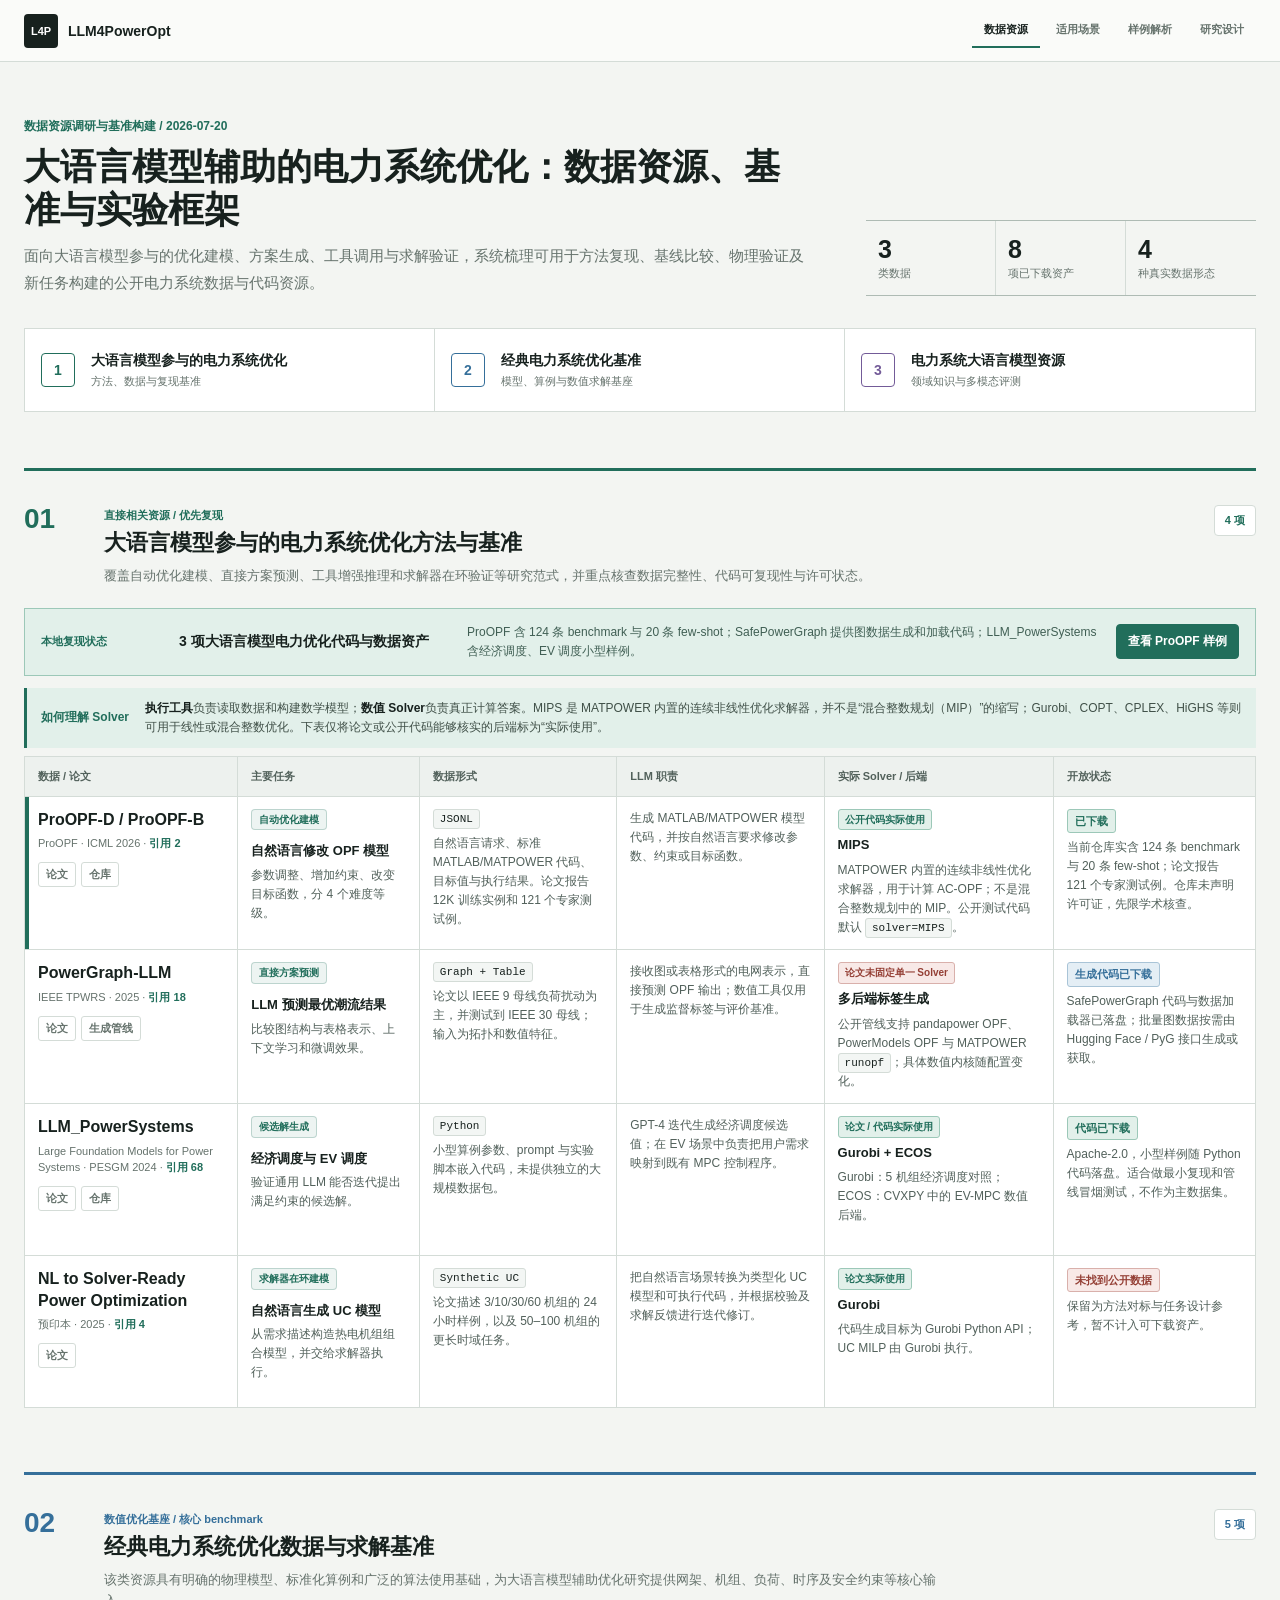
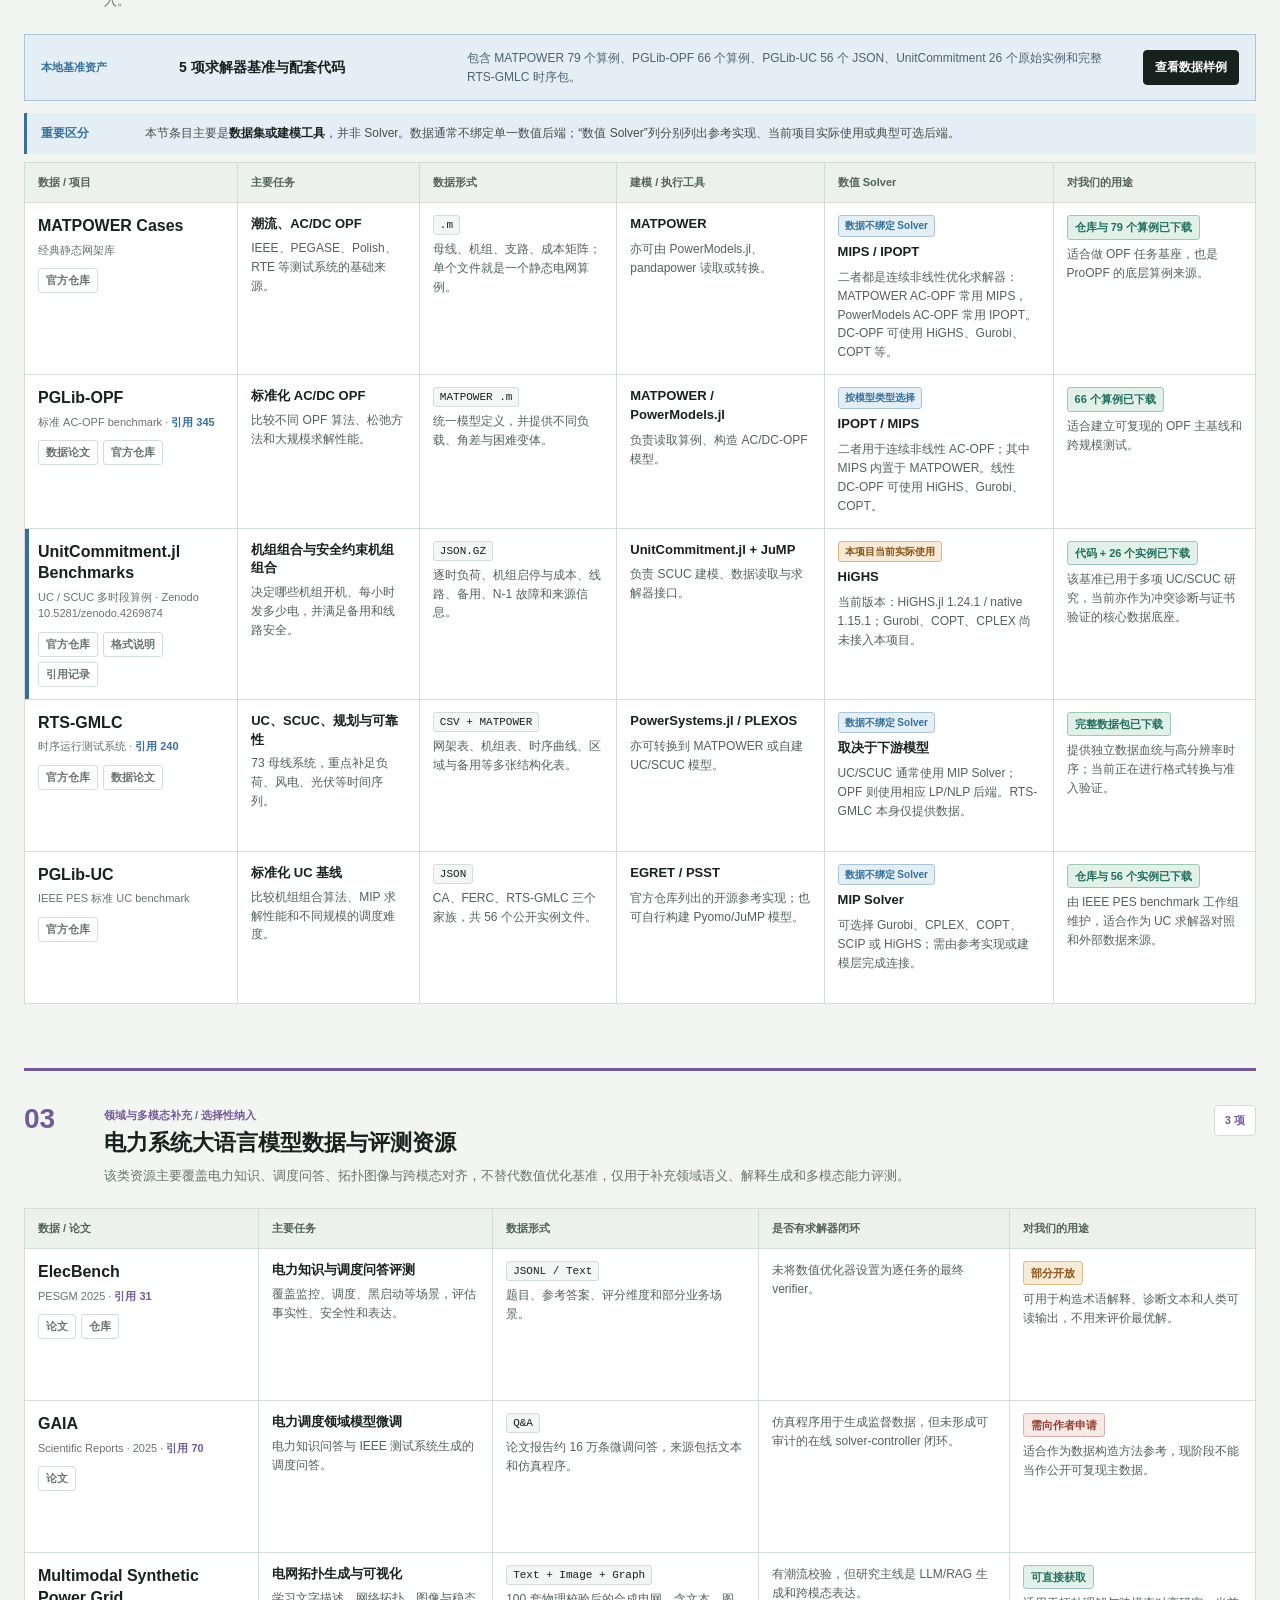
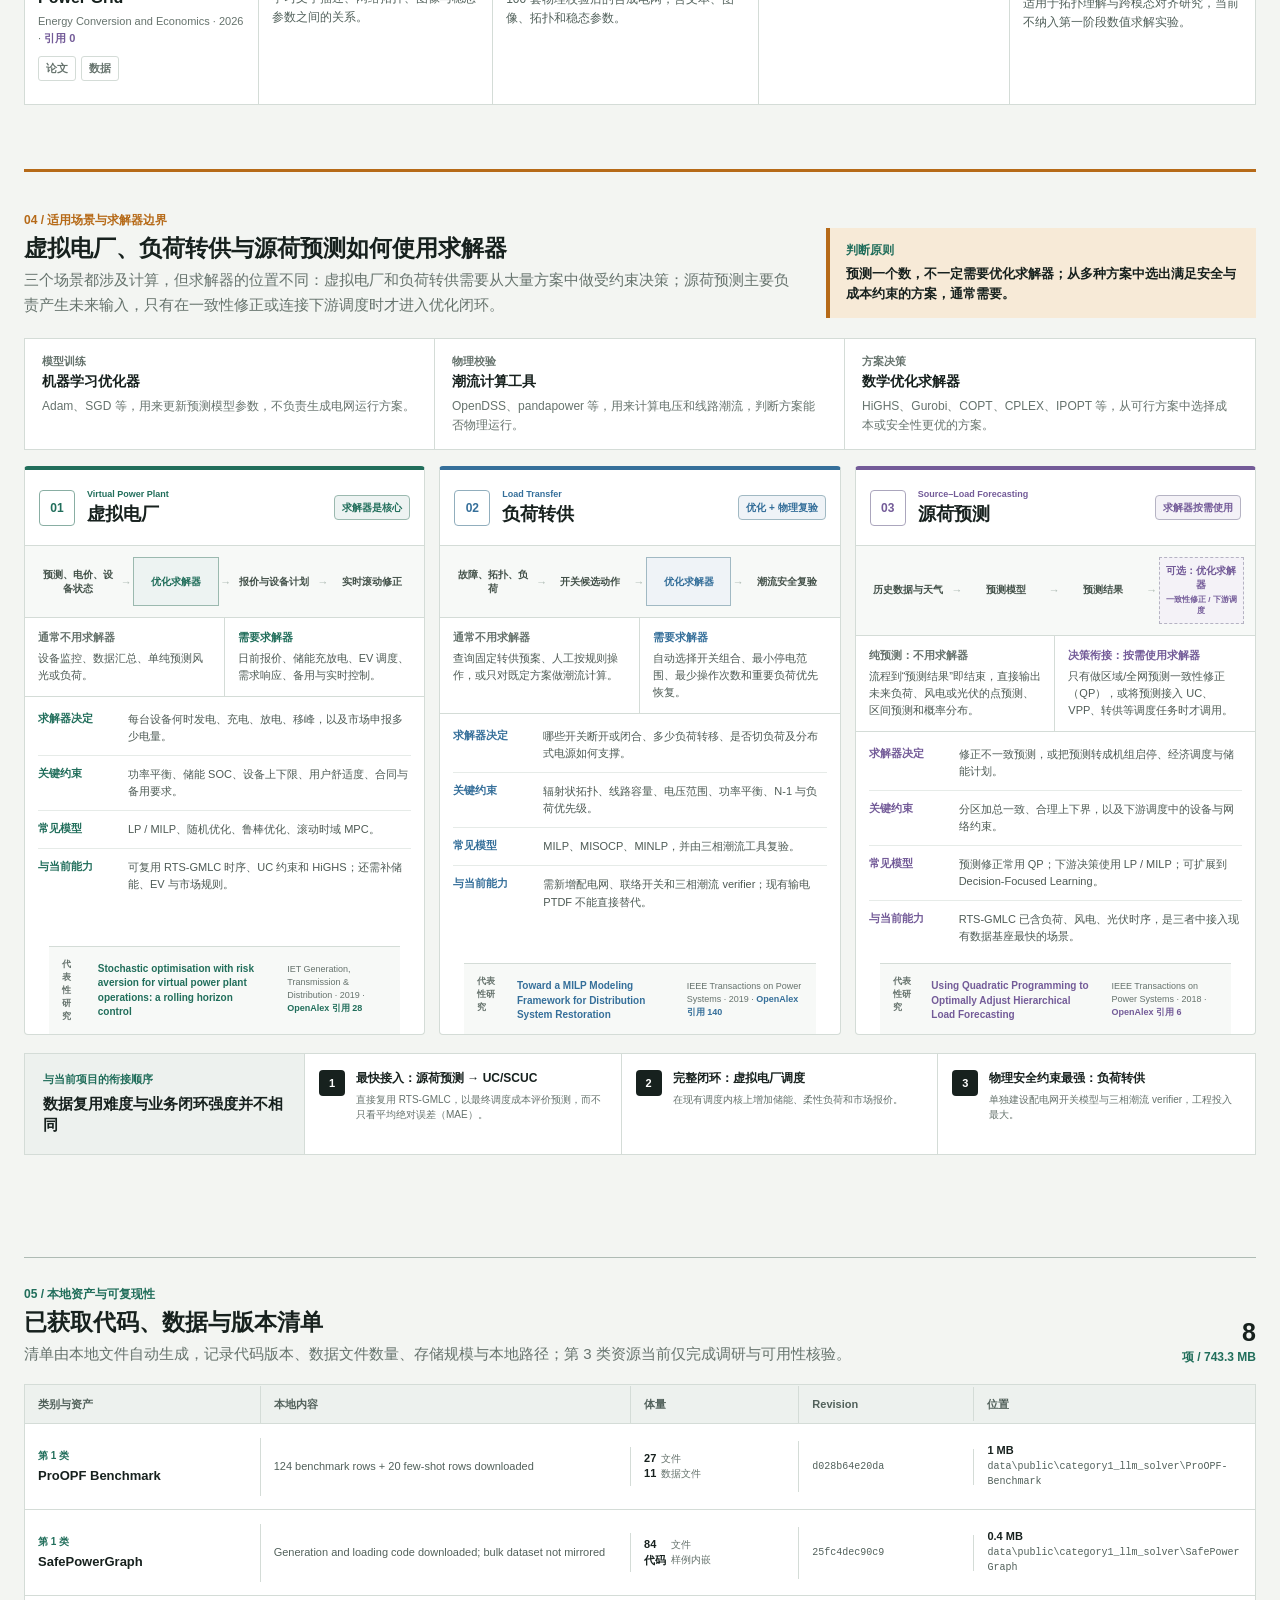
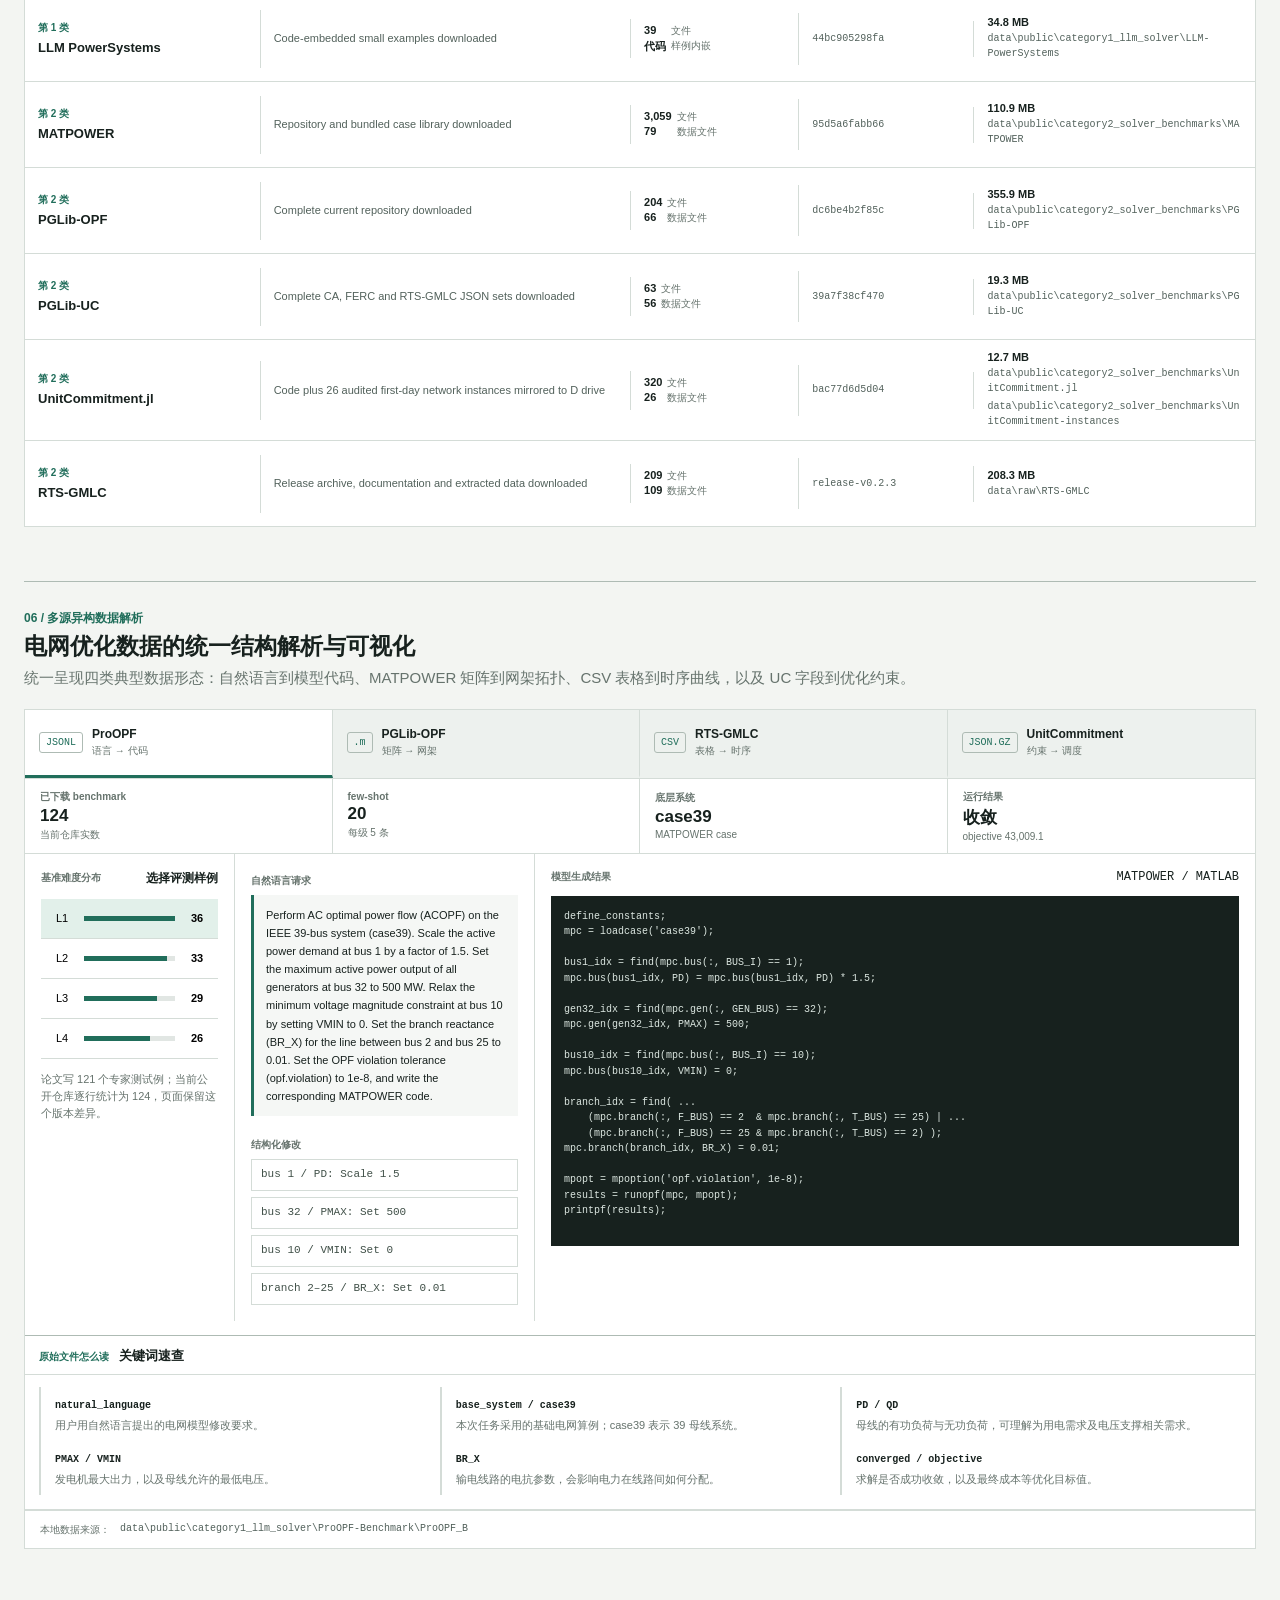
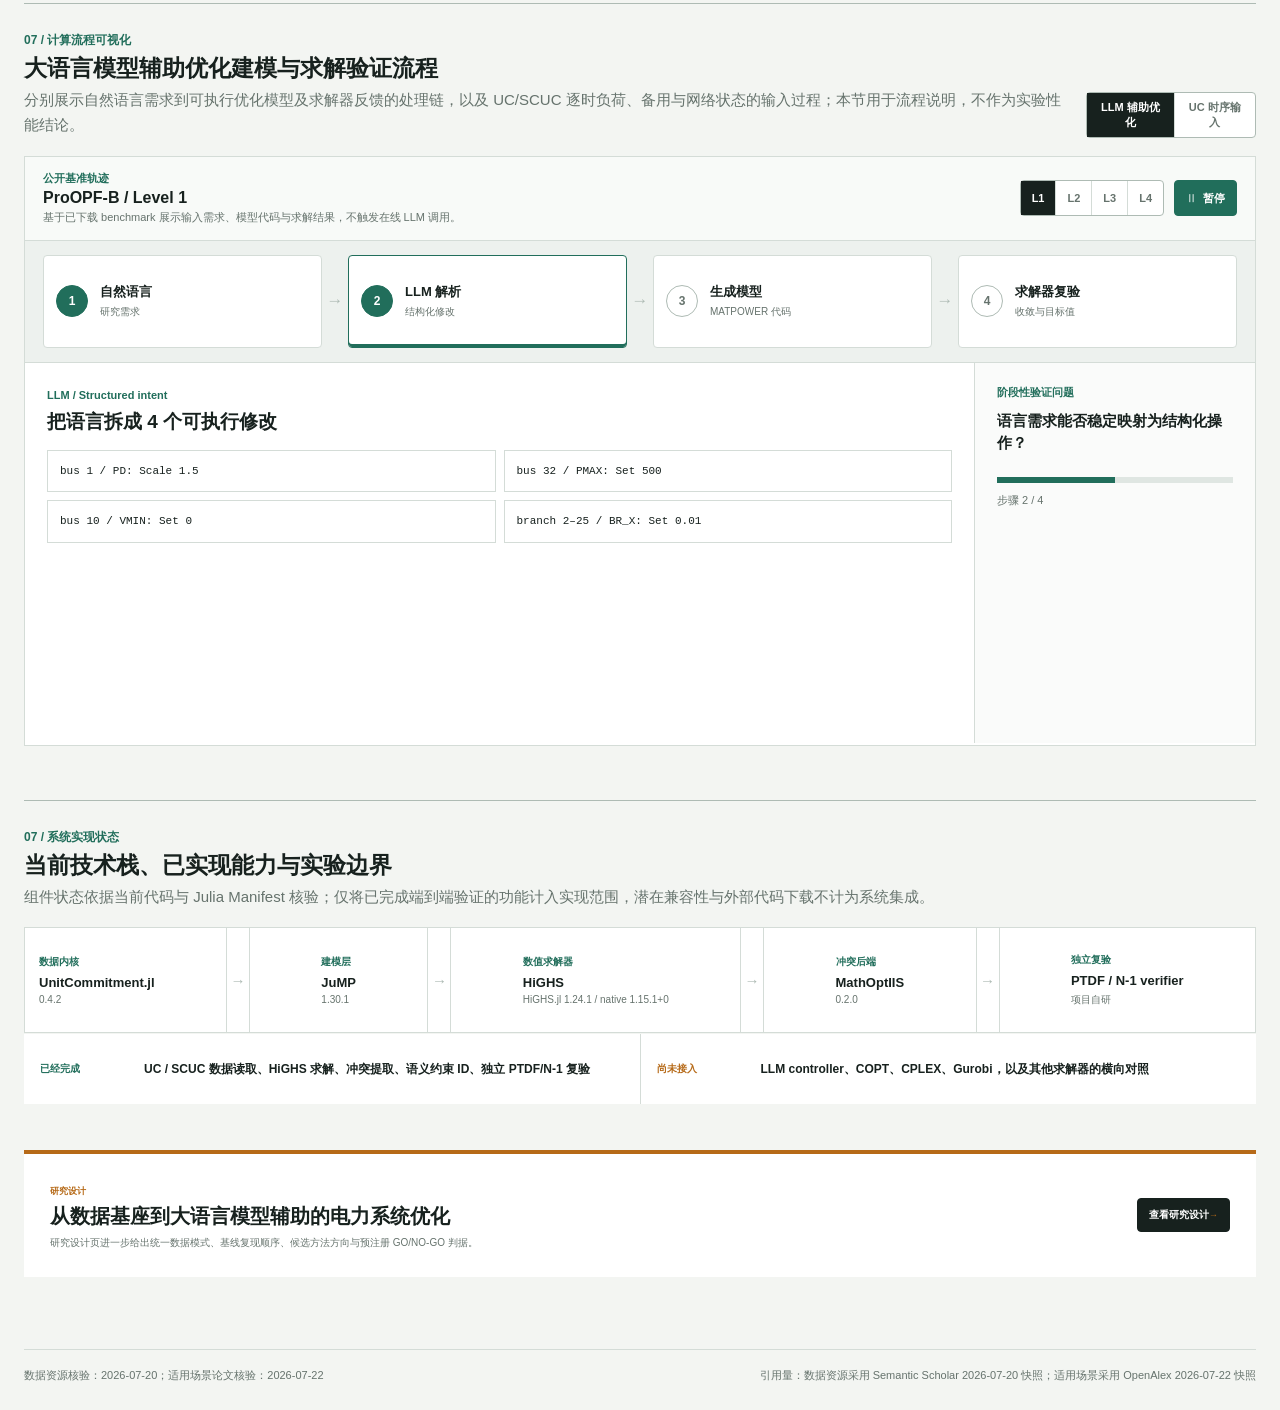
<file: dataset/index.html>
<!doctype html>
<html lang="zh-CN">
<head>
  <meta charset="utf-8">
  <meta name="viewport" content="width=device-width, initial-scale=1">
  <meta name="color-scheme" content="light">
  <title>大语言模型辅助的电力系统优化｜数据资源、基准与实验框架</title>
  <link rel="stylesheet" href="styles.css">
</head>
<body>
  <header class="site-header">
    <a class="brand" href="#top" aria-label="返回顶部">
      <span>L4P</span>
      <strong>LLM4PowerOpt</strong>
    </a>
    <nav class="header-nav" aria-label="页面导航">
      <a class="is-active" href="index.html">数据资源</a>
      <a href="#scenarios">适用场景</a>
      <a href="#examples">样例解析</a>
      <a href="research.html">研究设计</a>
    </nav>
  </header>

  <main id="top">
    <section class="survey-intro">
      <div class="section-number">数据资源调研与基准构建 / 2026-07-20</div>
      <div class="survey-intro-grid">
        <div>
          <h1>大语言模型辅助的电力系统优化：数据资源、基准与实验框架</h1>
          <p>面向大语言模型参与的优化建模、方案生成、工具调用与求解验证，系统梳理可用于方法复现、基线比较、物理验证及新任务构建的公开电力系统数据与代码资源。</p>
        </div>
        <dl class="survey-stats">
          <div><dt>3</dt><dd>类数据</dd></div>
          <div><dt>8</dt><dd>项已下载资产</dd></div>
          <div><dt>4</dt><dd>种真实数据形态</dd></div>
        </dl>
      </div>
      <div class="category-map" aria-label="三类数据定义">
        <a href="#category-1" style="--category:#216e5b"><b>1</b><span><strong>大语言模型参与的电力系统优化</strong><small>方法、数据与复现基准</small></span></a>
        <a href="#category-2" style="--category:#356f9a"><b>2</b><span><strong>经典电力系统优化基准</strong><small>模型、算例与数值求解基座</small></span></a>
        <a href="#category-3" style="--category:#735b98"><b>3</b><span><strong>电力系统大语言模型资源</strong><small>领域知识与多模态评测</small></span></a>
      </div>
    </section>

    <section class="survey-category category-one" id="category-1">
      <header class="category-header">
        <div class="category-index">01</div>
        <div>
          <span>直接相关资源 / 优先复现</span>
          <h2>大语言模型参与的电力系统优化方法与基准</h2>
          <p>覆盖自动优化建模、直接方案预测、工具增强推理和求解器在环验证等研究范式，并重点核查数据完整性、代码可复现性与许可状态。</p>
        </div>
        <strong class="category-count">4 项</strong>
      </header>

      <div class="current-assets llm-assets">
        <span>本地复现状态</span>
        <strong>3 项大语言模型电力优化代码与数据资产</strong>
        <p>ProOPF 含 124 条 benchmark 与 20 条 few-shot；SafePowerGraph 提供图数据生成和加载代码；LLM_PowerSystems 含经济调度、EV 调度小型样例。</p>
        <a href="#examples">查看 ProOPF 样例</a>
      </div>

      <div class="solver-definition">
        <strong>如何理解 Solver</strong><span><b>执行工具</b>负责读取数据和构建数学模型；<b>数值 Solver</b>负责真正计算答案。MIPS 是 MATPOWER 内置的连续非线性优化求解器，并不是“混合整数规划（MIP）”的缩写；Gurobi、COPT、CPLEX、HiGHS 等则可用于线性或混合整数优化。下表仅将论文或公开代码能够核实的后端标为“实际使用”。</span>
      </div>

      <div class="resource-table six-column llm-method-table" role="table" aria-label="大语言模型参与的电力系统优化数据与方法">
        <div class="resource-head" role="row">
          <span>数据 / 论文</span><span>主要任务</span><span>数据形式</span><span>LLM 职责</span><span>实际 Solver / 后端</span><span>开放状态</span>
        </div>
        <article class="resource-row featured" role="row">
          <div class="resource-name">
            <b>ProOPF-D / ProOPF-B</b>
            <small>ProOPF · ICML 2026 · <em class="cite-count">引用 2</em></small>
            <div class="resource-links"><a href="https://arxiv.org/abs/2602.03070" target="_blank" rel="noreferrer">论文</a><a href="https://github.com/shenchao188/ProOPF-Benchamrk-Dataset" target="_blank" rel="noreferrer">仓库</a></div>
          </div>
          <div><span class="method-tag">自动优化建模</span><strong>自然语言修改 OPF 模型</strong><p>参数调整、增加约束、改变目标函数，分 4 个难度等级。</p></div>
          <div><code>JSONL</code><p>自然语言请求、标准 MATLAB/MATPOWER 代码、目标值与执行结果。论文报告 12K 训练实例和 121 个专家测试例。</p></div>
          <div><p>生成 MATLAB/MATPOWER 模型代码，并按自然语言要求修改参数、约束或目标函数。</p></div>
          <div class="solver-cell"><span class="solver-status actual">公开代码实际使用</span><strong>MIPS</strong><p>MATPOWER 内置的连续非线性优化求解器，用于计算 AC-OPF；不是混合整数规划中的 MIP。公开测试代码默认 <code>solver=MIPS</code>。</p></div>
          <div><span class="status open">已下载</span><p>当前仓库实含 124 条 benchmark 与 20 条 few-shot；论文报告 121 个专家测试例。仓库未声明许可证，先限学术核查。</p></div>
        </article>

        <article class="resource-row" role="row">
          <div class="resource-name">
            <b>PowerGraph-LLM</b>
            <small>IEEE TPWRS · 2025 · <em class="cite-count">引用 18</em></small>
            <div class="resource-links"><a href="https://arxiv.org/abs/2501.07639" target="_blank" rel="noreferrer">论文</a><a href="https://github.com/yamizi/SafePowerGraph" target="_blank" rel="noreferrer">生成管线</a></div>
          </div>
          <div><span class="method-tag">直接方案预测</span><strong>LLM 预测最优潮流结果</strong><p>比较图结构与表格表示、上下文学习和微调效果。</p></div>
          <div><code>Graph + Table</code><p>论文以 IEEE 9 母线负荷扰动为主，并测试到 IEEE 30 母线；输入为拓扑和数值特征。</p></div>
          <div><p>接收图或表格形式的电网表示，直接预测 OPF 输出；数值工具仅用于生成监督标签与评价基准。</p></div>
          <div class="solver-cell"><span class="solver-status unspecified">论文未固定单一 Solver</span><strong>多后端标签生成</strong><p>公开管线支持 pandapower OPF、PowerModels OPF 与 MATPOWER <code>runopf</code>；具体数值内核随配置变化。</p></div>
          <div><span class="status reproducible">生成代码已下载</span><p>SafePowerGraph 代码与数据加载器已落盘；批量图数据按需由 Hugging Face / PyG 接口生成或获取。</p></div>
        </article>

        <article class="resource-row" role="row">
          <div class="resource-name">
            <b>LLM_PowerSystems</b>
            <small>Large Foundation Models for Power Systems · PESGM 2024 · <em class="cite-count">引用 68</em></small>
            <div class="resource-links"><a href="https://arxiv.org/abs/2312.07044" target="_blank" rel="noreferrer">论文</a><a href="https://github.com/chennnnnyize/LLM_PowerSystems" target="_blank" rel="noreferrer">仓库</a></div>
          </div>
          <div><span class="method-tag">候选解生成</span><strong>经济调度与 EV 调度</strong><p>验证通用 LLM 能否迭代提出满足约束的候选解。</p></div>
          <div><code>Python</code><p>小型算例参数、prompt 与实验脚本嵌入代码，未提供独立的大规模数据包。</p></div>
          <div><p>GPT-4 迭代生成经济调度候选值；在 EV 场景中负责把用户需求映射到既有 MPC 控制程序。</p></div>
          <div class="solver-cell"><span class="solver-status actual">论文 / 代码实际使用</span><strong>Gurobi + ECOS</strong><p>Gurobi：5 机组经济调度对照；ECOS：CVXPY 中的 EV-MPC 数值后端。</p></div>
          <div><span class="status open">代码已下载</span><p>Apache-2.0，小型样例随 Python 代码落盘。适合做最小复现和管线冒烟测试，不作为主数据集。</p></div>
        </article>

        <article class="resource-row" role="row">
          <div class="resource-name">
            <b>NL to Solver-Ready Power Optimization</b>
            <small>预印本 · 2025 · <em class="cite-count">引用 4</em></small>
            <div class="resource-links"><a href="https://arxiv.org/abs/2508.08147" target="_blank" rel="noreferrer">论文</a></div>
          </div>
          <div><span class="method-tag">求解器在环建模</span><strong>自然语言生成 UC 模型</strong><p>从需求描述构造热电机组组合模型，并交给求解器执行。</p></div>
          <div><code>Synthetic UC</code><p>论文描述 3/10/30/60 机组的 24 小时样例，以及 50–100 机组的更长时域任务。</p></div>
          <div><p>把自然语言场景转换为类型化 UC 模型和可执行代码，并根据校验及求解反馈进行迭代修订。</p></div>
          <div class="solver-cell"><span class="solver-status actual">论文实际使用</span><strong>Gurobi</strong><p>代码生成目标为 Gurobi Python API；UC MILP 由 Gurobi 执行。</p></div>
          <div><span class="status closed">未找到公开数据</span><p>保留为方法对标与任务设计参考，暂不计入可下载资产。</p></div>
        </article>
      </div>
    </section>

    <section class="survey-category category-two" id="category-2">
      <header class="category-header">
        <div class="category-index">02</div>
        <div>
          <span>数值优化基座 / 核心 benchmark</span>
          <h2>经典电力系统优化数据与求解基准</h2>
          <p>该类资源具有明确的物理模型、标准化算例和广泛的算法使用基础，为大语言模型辅助优化研究提供网架、机组、负荷、时序及安全约束等核心输入。</p>
        </div>
        <strong class="category-count">5 项</strong>
      </header>

      <div class="current-assets">
        <span>本地基准资产</span>
        <strong>5 项求解器基准与配套代码</strong>
        <p>包含 MATPOWER 79 个算例、PGLib-OPF 66 个算例、PGLib-UC 56 个 JSON、UnitCommitment 26 个原始实例和完整 RTS-GMLC 时序包。</p>
        <a href="#examples">查看数据样例</a>
      </div>

      <div class="solver-definition solver-definition-blue">
        <strong>重要区分</strong><span>本节条目主要是<b>数据集或建模工具</b>，并非 Solver。数据通常不绑定单一数值后端；“数值 Solver”列分别列出参考实现、当前项目实际使用或典型可选后端。</span>
      </div>

      <div class="resource-table six-column benchmark-solver-table" role="table" aria-label="求解器使用的公开电网数据">
        <div class="resource-head" role="row">
          <span>数据 / 项目</span><span>主要任务</span><span>数据形式</span><span>建模 / 执行工具</span><span>数值 Solver</span><span>对我们的用途</span>
        </div>
        <article class="resource-row" role="row">
          <div class="resource-name"><b>MATPOWER Cases</b><small>经典静态网架库</small><div class="resource-links"><a href="https://github.com/MATPOWER/matpower" target="_blank" rel="noreferrer">官方仓库</a></div></div>
          <div><strong>潮流、AC/DC OPF</strong><p>IEEE、PEGASE、Polish、RTE 等测试系统的基础来源。</p></div>
          <div><code>.m</code><p>母线、机组、支路、成本矩阵；单个文件就是一个静态电网算例。</p></div>
          <div class="tool-cell"><strong>MATPOWER</strong><p>亦可由 PowerModels.jl、pandapower 读取或转换。</p></div>
          <div class="solver-cell"><span class="solver-status compatible">数据不绑定 Solver</span><strong>MIPS / IPOPT</strong><p>二者都是连续非线性优化求解器：MATPOWER AC-OPF 常用 MIPS，PowerModels AC-OPF 常用 IPOPT。DC-OPF 可使用 HiGHS、Gurobi、COPT 等。</p></div>
          <div><span class="status open">仓库与 79 个算例已下载</span><p>适合做 OPF 任务基座，也是 ProOPF 的底层算例来源。</p></div>
        </article>

        <article class="resource-row" role="row">
          <div class="resource-name"><b>PGLib-OPF</b><small>标准 AC-OPF benchmark · <em class="cite-count">引用 345</em></small><div class="resource-links"><a href="https://arxiv.org/abs/1908.02788" target="_blank" rel="noreferrer">数据论文</a><a href="https://github.com/power-grid-lib/pglib-opf" target="_blank" rel="noreferrer">官方仓库</a></div></div>
          <div><strong>标准化 AC/DC OPF</strong><p>比较不同 OPF 算法、松弛方法和大规模求解性能。</p></div>
          <div><code>MATPOWER .m</code><p>统一模型定义，并提供不同负载、角差与困难变体。</p></div>
          <div class="tool-cell"><strong>MATPOWER / PowerModels.jl</strong><p>负责读取算例、构造 AC/DC-OPF 模型。</p></div>
          <div class="solver-cell"><span class="solver-status compatible">按模型类型选择</span><strong>IPOPT / MIPS</strong><p>二者用于连续非线性 AC-OPF；其中 MIPS 内置于 MATPOWER。线性 DC-OPF 可使用 HiGHS、Gurobi、COPT。</p></div>
          <div><span class="status open">66 个算例已下载</span><p>适合建立可复现的 OPF 主基线和跨规模测试。</p></div>
        </article>

        <article class="resource-row featured-blue" role="row">
          <div class="resource-name"><b>UnitCommitment.jl Benchmarks</b><small>UC / SCUC 多时段算例 · Zenodo 10.5281/zenodo.4269874</small><div class="resource-links"><a href="https://github.com/ANL-CEEESA/UnitCommitment.jl" target="_blank" rel="noreferrer">官方仓库</a><a href="https://anl-ceeesa.github.io/UnitCommitment.jl/0.3/format/" target="_blank" rel="noreferrer">格式说明</a><a href="https://doi.org/10.5281/zenodo.4269874" target="_blank" rel="noreferrer">引用记录</a></div></div>
          <div><strong>机组组合与安全约束机组组合</strong><p>决定哪些机组开机、每小时发多少电，并满足备用和线路安全。</p></div>
          <div><code>JSON.GZ</code><p>逐时负荷、机组启停与成本、线路、备用、N-1 故障和来源信息。</p></div>
          <div class="tool-cell"><strong>UnitCommitment.jl + JuMP</strong><p>负责 SCUC 建模、数据读取与求解器接口。</p></div>
          <div class="solver-cell"><span class="solver-status current">本项目当前实际使用</span><strong>HiGHS</strong><p>当前版本：HiGHS.jl 1.24.1 / native 1.15.1；Gurobi、COPT、CPLEX 尚未接入本项目。</p></div>
          <div><span class="status open">代码 + 26 个实例已下载</span><p>该基准已用于多项 UC/SCUC 研究，当前亦作为冲突诊断与证书验证的核心数据底座。</p></div>
        </article>

        <article class="resource-row" role="row">
          <div class="resource-name"><b>RTS-GMLC</b><small>时序运行测试系统 · <em class="cite-count">引用 240</em></small><div class="resource-links"><a href="https://github.com/GridMod/RTS-GMLC" target="_blank" rel="noreferrer">官方仓库</a><a href="https://doi.org/10.1109/TPWRS.2019.2925557" target="_blank" rel="noreferrer">数据论文</a></div></div>
          <div><strong>UC、SCUC、规划与可靠性</strong><p>73 母线系统，重点补足负荷、风电、光伏等时间序列。</p></div>
          <div><code>CSV + MATPOWER</code><p>网架表、机组表、时序曲线、区域与备用等多张结构化表。</p></div>
          <div class="tool-cell"><strong>PowerSystems.jl / PLEXOS</strong><p>亦可转换到 MATPOWER 或自建 UC/SCUC 模型。</p></div>
          <div class="solver-cell"><span class="solver-status compatible">数据不绑定 Solver</span><strong>取决于下游模型</strong><p>UC/SCUC 通常使用 MIP Solver；OPF 则使用相应 LP/NLP 后端。RTS-GMLC 本身仅提供数据。</p></div>
          <div><span class="status open">完整数据包已下载</span><p>提供独立数据血统与高分辨率时序；当前正在进行格式转换与准入验证。</p></div>
        </article>

        <article class="resource-row" role="row">
          <div class="resource-name"><b>PGLib-UC</b><small>IEEE PES 标准 UC benchmark</small><div class="resource-links"><a href="https://github.com/power-grid-lib/pglib-uc" target="_blank" rel="noreferrer">官方仓库</a></div></div>
          <div><strong>标准化 UC 基线</strong><p>比较机组组合算法、MIP 求解性能和不同规模的调度难度。</p></div>
          <div><code>JSON</code><p>CA、FERC、RTS-GMLC 三个家族，共 56 个公开实例文件。</p></div>
          <div class="tool-cell"><strong>EGRET / PSST</strong><p>官方仓库列出的开源参考实现；也可自行构建 Pyomo/JuMP 模型。</p></div>
          <div class="solver-cell"><span class="solver-status compatible">数据不绑定 Solver</span><strong>MIP Solver</strong><p>可选择 Gurobi、CPLEX、COPT、SCIP 或 HiGHS；需由参考实现或建模层完成连接。</p></div>
          <div><span class="status open">仓库与 56 个实例已下载</span><p>由 IEEE PES benchmark 工作组维护，适合作为 UC 求解器对照和外部数据来源。</p></div>
        </article>
      </div>
    </section>

    <section class="survey-category category-three" id="category-3">
      <header class="category-header">
        <div class="category-index">03</div>
        <div>
          <span>领域与多模态补充 / 选择性纳入</span>
          <h2>电力系统大语言模型数据与评测资源</h2>
          <p>该类资源主要覆盖电力知识、调度问答、拓扑图像与跨模态对齐，不替代数值优化基准，仅用于补充领域语义、解释生成和多模态能力评测。</p>
        </div>
        <strong class="category-count">3 项</strong>
      </header>

      <div class="resource-table" role="table" aria-label="LLM使用的其他电网数据">
        <div class="resource-head" role="row">
          <span>数据 / 论文</span><span>主要任务</span><span>数据形式</span><span>是否有求解器闭环</span><span>对我们的用途</span>
        </div>
        <article class="resource-row" role="row">
          <div class="resource-name"><b>ElecBench</b><small>PESGM 2025 · <em class="cite-count">引用 31</em></small><div class="resource-links"><a href="https://arxiv.org/abs/2407.05365" target="_blank" rel="noreferrer">论文</a><a href="https://github.com/xiyuan-zhou/ElecBench-a-Power-Dispatch-Evaluation-Benchmark-for-Large-Language-Models" target="_blank" rel="noreferrer">仓库</a></div></div>
          <div><strong>电力知识与调度问答评测</strong><p>覆盖监控、调度、黑启动等场景，评估事实性、安全性和表达。</p></div>
          <div><code>JSONL / Text</code><p>题目、参考答案、评分维度和部分业务场景。</p></div>
          <div><p>未将数值优化器设置为逐任务的最终 verifier。</p></div>
          <div><span class="status partial">部分开放</span><p>可用于构造术语解释、诊断文本和人类可读输出，不用来评价最优解。</p></div>
        </article>

        <article class="resource-row" role="row">
          <div class="resource-name"><b>GAIA</b><small>Scientific Reports · 2025 · <em class="cite-count">引用 70</em></small><div class="resource-links"><a href="https://www.nature.com/articles/s41598-025-91940-x" target="_blank" rel="noreferrer">论文</a></div></div>
          <div><strong>电力调度领域模型微调</strong><p>电力知识问答与 IEEE 测试系统生成的调度问答。</p></div>
          <div><code>Q&amp;A</code><p>论文报告约 16 万条微调问答，来源包括文本和仿真程序。</p></div>
          <div><p>仿真程序用于生成监督数据，但未形成可审计的在线 solver-controller 闭环。</p></div>
          <div><span class="status closed">需向作者申请</span><p>适合作为数据构造方法参考，现阶段不能当作公开可复现主数据。</p></div>
        </article>

        <article class="resource-row" role="row">
          <div class="resource-name"><b>Multimodal Synthetic Power Grid</b><small>Energy Conversion and Economics · 2026 · <em class="cite-count">引用 0</em></small><div class="resource-links"><a href="https://doi.org/10.1049/enc2.70037" target="_blank" rel="noreferrer">论文</a><a href="https://huggingface.co/datasets/syllable604/Multimodal_synthetic_power_grid" target="_blank" rel="noreferrer">数据</a></div></div>
          <div><strong>电网拓扑生成与可视化</strong><p>学习文字描述、网络拓扑、图像与稳态参数之间的关系。</p></div>
          <div><code>Text + Image + Graph</code><p>100 套物理校验后的合成电网，含文本、图像、拓扑和稳态参数。</p></div>
          <div><p>有潮流校验，但研究主线是 LLM/RAG 生成和跨模态表达。</p></div>
          <div><span class="status open">可直接获取</span><p>适用于拓扑理解与跨模态对齐研究，当前不纳入第一阶段数值求解实验。</p></div>
        </article>
      </div>
    </section>

    <section class="scenario-section" id="scenarios" aria-labelledby="scenario-title">
      <div class="section-heading scenario-heading">
        <div>
          <span>04 / 适用场景与求解器边界</span>
          <h2 id="scenario-title">虚拟电厂、负荷转供与源荷预测如何使用求解器</h2>
          <p>三个场景都涉及计算，但求解器的位置不同：虚拟电厂和负荷转供需要从大量方案中做受约束决策；源荷预测主要负责产生未来输入，只有在一致性修正或连接下游调度时才进入优化闭环。</p>
        </div>
        <div class="scenario-rule">
          <span>判断原则</span>
          <strong>预测一个数，不一定需要优化求解器；从多种方案中选出满足安全与成本约束的方案，通常需要。</strong>
        </div>
      </div>

      <div class="solver-kind-band" aria-label="三类计算工具的区别">
        <div><span>模型训练</span><strong>机器学习优化器</strong><p>Adam、SGD 等，用来更新预测模型参数，不负责生成电网运行方案。</p></div>
        <div><span>物理校验</span><strong>潮流计算工具</strong><p>OpenDSS、pandapower 等，用来计算电压和线路潮流，判断方案能否物理运行。</p></div>
        <div><span>方案决策</span><strong>数学优化求解器</strong><p>HiGHS、Gurobi、COPT、CPLEX、IPOPT 等，从可行方案中选择成本或安全性更优的方案。</p></div>
      </div>

      <div class="scenario-grid">
        <article class="scenario-card scenario-vpp">
          <header>
            <div class="scenario-number">01</div>
            <div><span>Virtual Power Plant</span><h3>虚拟电厂</h3></div>
            <strong class="scenario-level level-core">求解器是核心</strong>
          </header>
          <div class="scenario-flow" aria-label="虚拟电厂计算流程">
            <span>预测、电价、设备状态</span><i>→</i><b>优化求解器</b><i>→</i><span>报价与设备计划</span><i>→</i><span>实时滚动修正</span>
          </div>
          <div class="scenario-boundary">
            <div><span>通常不用求解器</span><p>设备监控、数据汇总、单纯预测风光或负荷。</p></div>
            <div><span>需要求解器</span><p>日前报价、储能充放电、EV 调度、需求响应、备用与实时控制。</p></div>
          </div>
          <dl class="scenario-facts">
            <div><dt>求解器决定</dt><dd>每台设备何时发电、充电、放电、移峰，以及市场申报多少电量。</dd></div>
            <div><dt>关键约束</dt><dd>功率平衡、储能 SOC、设备上下限、用户舒适度、合同与备用要求。</dd></div>
            <div><dt>常见模型</dt><dd>LP / MILP、随机优化、鲁棒优化、滚动时域 MPC。</dd></div>
            <div><dt>与当前能力</dt><dd>可复用 RTS-GMLC 时序、UC 约束和 HiGHS；还需补储能、EV 与市场规则。</dd></div>
          </dl>
          <footer class="scenario-paper">
            <span>代表性研究</span>
            <a href="https://ietresearch.onlinelibrary.wiley.com/doi/10.1049/iet-gtd.2018.5834" target="_blank" rel="noreferrer">Stochastic optimisation with risk aversion for virtual power plant operations: a rolling horizon control</a>
            <small>IET Generation, Transmission &amp; Distribution · 2019 · <em>OpenAlex 引用 28</em></small>
          </footer>
        </article>

        <article class="scenario-card scenario-transfer">
          <header>
            <div class="scenario-number">02</div>
            <div><span>Load Transfer</span><h3>负荷转供</h3></div>
            <strong class="scenario-level level-verified">优化 + 物理复验</strong>
          </header>
          <div class="scenario-flow" aria-label="负荷转供计算流程">
            <span>故障、拓扑、负荷</span><i>→</i><span>开关候选动作</span><i>→</i><b>优化求解器</b><i>→</i><span>潮流安全复验</span>
          </div>
          <div class="scenario-boundary">
            <div><span>通常不用求解器</span><p>查询固定转供预案、人工按规则操作，或只对既定方案做潮流计算。</p></div>
            <div><span>需要求解器</span><p>自动选择开关组合、最小停电范围、最少操作次数和重要负荷优先恢复。</p></div>
          </div>
          <dl class="scenario-facts">
            <div><dt>求解器决定</dt><dd>哪些开关断开或闭合、多少负荷转移、是否切负荷及分布式电源如何支撑。</dd></div>
            <div><dt>关键约束</dt><dd>辐射状拓扑、线路容量、电压范围、功率平衡、N-1 与负荷优先级。</dd></div>
            <div><dt>常见模型</dt><dd>MILP、MISOCP、MINLP，并由三相潮流工具复验。</dd></div>
            <div><dt>与当前能力</dt><dd>需新增配电网、联络开关和三相潮流 verifier；现有输电 PTDF 不能直接替代。</dd></div>
          </dl>
          <footer class="scenario-paper">
            <span>代表性研究</span>
            <a href="https://www.osti.gov/pages/biblio/1507794" target="_blank" rel="noreferrer">Toward a MILP Modeling Framework for Distribution System Restoration</a>
            <small>IEEE Transactions on Power Systems · 2019 · <em>OpenAlex 引用 140</em></small>
          </footer>
        </article>

        <article class="scenario-card scenario-forecast">
          <header>
            <div class="scenario-number">03</div>
            <div><span>Source–Load Forecasting</span><h3>源荷预测</h3></div>
            <strong class="scenario-level level-conditional">求解器按需使用</strong>
          </header>
          <div class="scenario-flow" aria-label="源荷预测计算流程">
            <span>历史数据与天气</span><i>→</i><span>预测模型</span><i>→</i><span>预测结果</span><i>→</i><b class="optional-solver">可选：优化求解器<small>一致性修正 / 下游调度</small></b>
          </div>
          <div class="scenario-boundary">
            <div><span>纯预测：不用求解器</span><p>流程到“预测结果”即结束，直接输出未来负荷、风电或光伏的点预测、区间预测和概率分布。</p></div>
            <div><span>决策衔接：按需使用求解器</span><p>只有做区域/全网预测一致性修正（QP），或将预测接入 UC、VPP、转供等调度任务时才调用。</p></div>
          </div>
          <dl class="scenario-facts">
            <div><dt>求解器决定</dt><dd>修正不一致预测，或把预测转成机组启停、经济调度与储能计划。</dd></div>
            <div><dt>关键约束</dt><dd>分区加总一致、合理上下界，以及下游调度中的设备与网络约束。</dd></div>
            <div><dt>常见模型</dt><dd>预测修正常用 QP；下游决策使用 LP / MILP；可扩展到 Decision-Focused Learning。</dd></div>
            <div><dt>与当前能力</dt><dd>RTS-GMLC 已含负荷、风电、光伏时序，是三者中接入现有数据基座最快的场景。</dd></div>
          </dl>
          <footer class="scenario-paper">
            <span>代表性研究</span>
            <a href="https://doi.org/10.1109/TPWRS.2018.2857628" target="_blank" rel="noreferrer">Using Quadratic Programming to Optimally Adjust Hierarchical Load Forecasting</a>
            <small>IEEE Transactions on Power Systems · 2018 · <em>OpenAlex 引用 6</em></small>
          </footer>
        </article>
      </div>

      <div class="scenario-roadmap">
        <div><span>与当前项目的衔接顺序</span><strong>数据复用难度与业务闭环强度并不相同</strong></div>
        <ol>
          <li><b>1</b><span><strong>最快接入：源荷预测 → UC/SCUC</strong><small>直接复用 RTS-GMLC，以最终调度成本评价预测，而不只看平均绝对误差（MAE）。</small></span></li>
          <li><b>2</b><span><strong>完整闭环：虚拟电厂调度</strong><small>在现有调度内核上增加储能、柔性负荷和市场报价。</small></span></li>
          <li><b>3</b><span><strong>物理安全约束最强：负荷转供</strong><small>单独建设配电网开关模型与三相潮流 verifier，工程投入最大。</small></span></li>
        </ol>
      </div>
    </section>

    <section class="asset-section" id="local-assets" aria-labelledby="asset-title">
      <div class="section-heading">
        <div>
          <span>05 / 本地资产与可复现性</span>
          <h2 id="asset-title">已获取代码、数据与版本清单</h2>
          <p>清单由本地文件自动生成，记录代码版本、数据文件数量、存储规模与本地路径；第 3 类资源当前仅完成调研与可用性核验。</p>
        </div>
        <div class="asset-total" id="asset-total"><strong>--</strong><span>本地资产</span></div>
      </div>
      <div class="asset-inventory" id="asset-inventory" aria-live="polite"></div>
    </section>

    <section class="source-lab-section" id="examples" aria-labelledby="source-lab-title">
      <div class="section-heading">
        <div>
          <span>06 / 多源异构数据解析</span>
          <h2 id="source-lab-title">电网优化数据的统一结构解析与可视化</h2>
          <p>统一呈现四类典型数据形态：自然语言到模型代码、MATPOWER 矩阵到网架拓扑、CSV 表格到时序曲线，以及 UC 字段到优化约束。</p>
        </div>
      </div>
      <nav class="source-tabs" id="source-tabs" aria-label="选择数据样例"></nav>
      <div class="source-visualizer" id="source-visualizer" aria-live="polite"></div>
      <div class="uc-deep-dive" id="uc-detail" hidden>
        <div class="uc-detail-heading">
          <div>
            <span>UnitCommitment 数据模式解析</span>
            <h3 id="format-title">UC/SCUC 实例的字段语义与约束映射</h3>
            <p>四个切换项对应 21 套已接入网架的来源家族，用于比较不同系统的数据结构与语义覆盖。</p>
          </div>
          <div class="dataset-switch" data-dataset-switch aria-label="选择数据家族"></div>
        </div>
        <div class="format-explorer">
          <nav class="field-list" id="field-list" aria-label="JSON字段"></nav>
          <div class="field-explanation">
            <span id="field-key">Buses</span>
            <h3 id="field-label">母线与负荷</h3>
            <p id="field-description"></p>
            <div class="reading-guide">
              <span>一句话理解</span>
              <strong id="plain-summary"></strong>
              <ul id="plain-points"></ul>
            </div>
          </div>
          <pre class="json-preview" aria-label="JSON数据片段"><code id="json-preview"></code></pre>
        </div>
      </div>
    </section>

    <section class="example-section" aria-labelledby="example-title">
      <div class="section-heading">
        <div>
          <span>07 / 计算流程可视化</span>
          <h2 id="example-title">大语言模型辅助优化建模与求解验证流程</h2>
          <p>分别展示自然语言需求到可执行优化模型及求解器反馈的处理链，以及 UC/SCUC 逐时负荷、备用与网络状态的输入过程；本节用于流程说明，不作为实验性能结论。</p>
        </div>
        <div class="visual-controls">
          <div class="viz-mode-switch" aria-label="选择可视化模式">
            <button type="button" class="is-active" data-viz-mode="llm">LLM 辅助优化</button>
            <button type="button" data-viz-mode="uc">UC 时序输入</button>
          </div>
          <div class="dataset-switch" id="uc-runner-switch" data-dataset-switch aria-label="选择运行样例" hidden></div>
        </div>
      </div>

      <div class="llmopt-runner" id="llmopt-runner" aria-live="polite"></div>

      <div class="runner" id="uc-runner" hidden>
        <header class="runner-header">
          <div><span id="runner-dataset">PEGASE</span><strong id="runner-example">case89pegase / 2017-01-01</strong></div>
          <div class="runner-control">
            <button id="play-button" type="button" aria-label="暂停播放"><span aria-hidden="true">Ⅱ</span><strong>暂停</strong></button>
            <div><span>当前时刻</span><strong id="hour-label">第 1 小时</strong></div>
          </div>
        </header>
        <div class="runner-body">
          <section class="network-panel" aria-labelledby="network-title">
            <div class="panel-title">
              <div><span>网架样例</span><h3 id="network-title">网架结构与节点负荷</h3></div>
              <div class="network-legend"><span><i class="load-dot"></i>负荷</span><span><i class="generator-dot"></i>机组</span></div>
            </div>
            <div class="network-canvas-wrap"><canvas id="network-canvas" role="img" aria-label="电网结构随负荷变化图"></canvas></div>
            <p id="network-note"></p>
          </section>
          <section class="time-panel" aria-labelledby="time-title">
            <div class="panel-title"><div><span>时序曲线</span><h3 id="time-title">全网逐时负荷与备用需求</h3></div></div>
            <div class="metric-row">
              <div><span>当前负荷</span><strong id="metric-load">0 MW</strong></div>
              <div><span>备用需求</span><strong id="metric-reserve">0 MW</strong></div>
              <div><span>机组容量上限</span><strong id="metric-capacity">0 MW</strong></div>
            </div>
            <div class="chart-wrap"><canvas id="load-chart" role="img" aria-label="逐小时总负荷曲线"></canvas></div>
            <label class="time-slider"><span>1</span><input id="hour-slider" type="range" min="0" max="35" value="0" step="1" aria-label="选择小时"><span id="horizon-label">36小时</span></label>
            <div class="system-counts" id="system-counts"></div>
          </section>
        </div>
      </div>
    </section>

    <section class="stack-section" aria-labelledby="stack-title">
      <div class="section-heading">
        <div>
          <span>07 / 系统实现状态</span>
          <h2 id="stack-title">当前技术栈、已实现能力与实验边界</h2>
          <p>组件状态依据当前代码与 Julia Manifest 核验；仅将已完成端到端验证的功能计入实现范围，潜在兼容性与外部代码下载不计为系统集成。</p>
        </div>
      </div>
      <div class="stack-flow" id="stack-flow"></div>
      <div class="boundary-grid">
        <div class="boundary-done"><span>已经完成</span><strong>UC / SCUC 数据读取、HiGHS 求解、冲突提取、语义约束 ID、独立 PTDF/N-1 复验</strong></div>
        <div class="boundary-pending"><span>尚未接入</span><strong>LLM controller、COPT、CPLEX、Gurobi，以及其他求解器的横向对照</strong></div>
      </div>
    </section>

    <section class="next-page-band">
      <div><span>研究设计</span><h2>从数据基座到大语言模型辅助的电力系统优化</h2><p>研究设计页进一步给出统一数据模式、基线复现顺序、候选方法方向与预注册 GO/NO-GO 判据。</p></div>
      <a href="research.html">查看研究设计 <span aria-hidden="true">→</span></a>
    </section>
  </main>

  <footer>
    <span>数据资源核验：2026-07-20；适用场景论文核验：2026-07-22</span>
    <span>引用量：数据资源采用 Semantic Scholar 2026-07-20 快照；适用场景采用 OpenAlex 2026-07-22 快照</span>
  </footer>

  <script src="catalog-data.js"></script>
  <script src="catalog.js"></script>
  <script src="data.js"></script>
  <script src="app.js"></script>
</body>
</html>
</file>
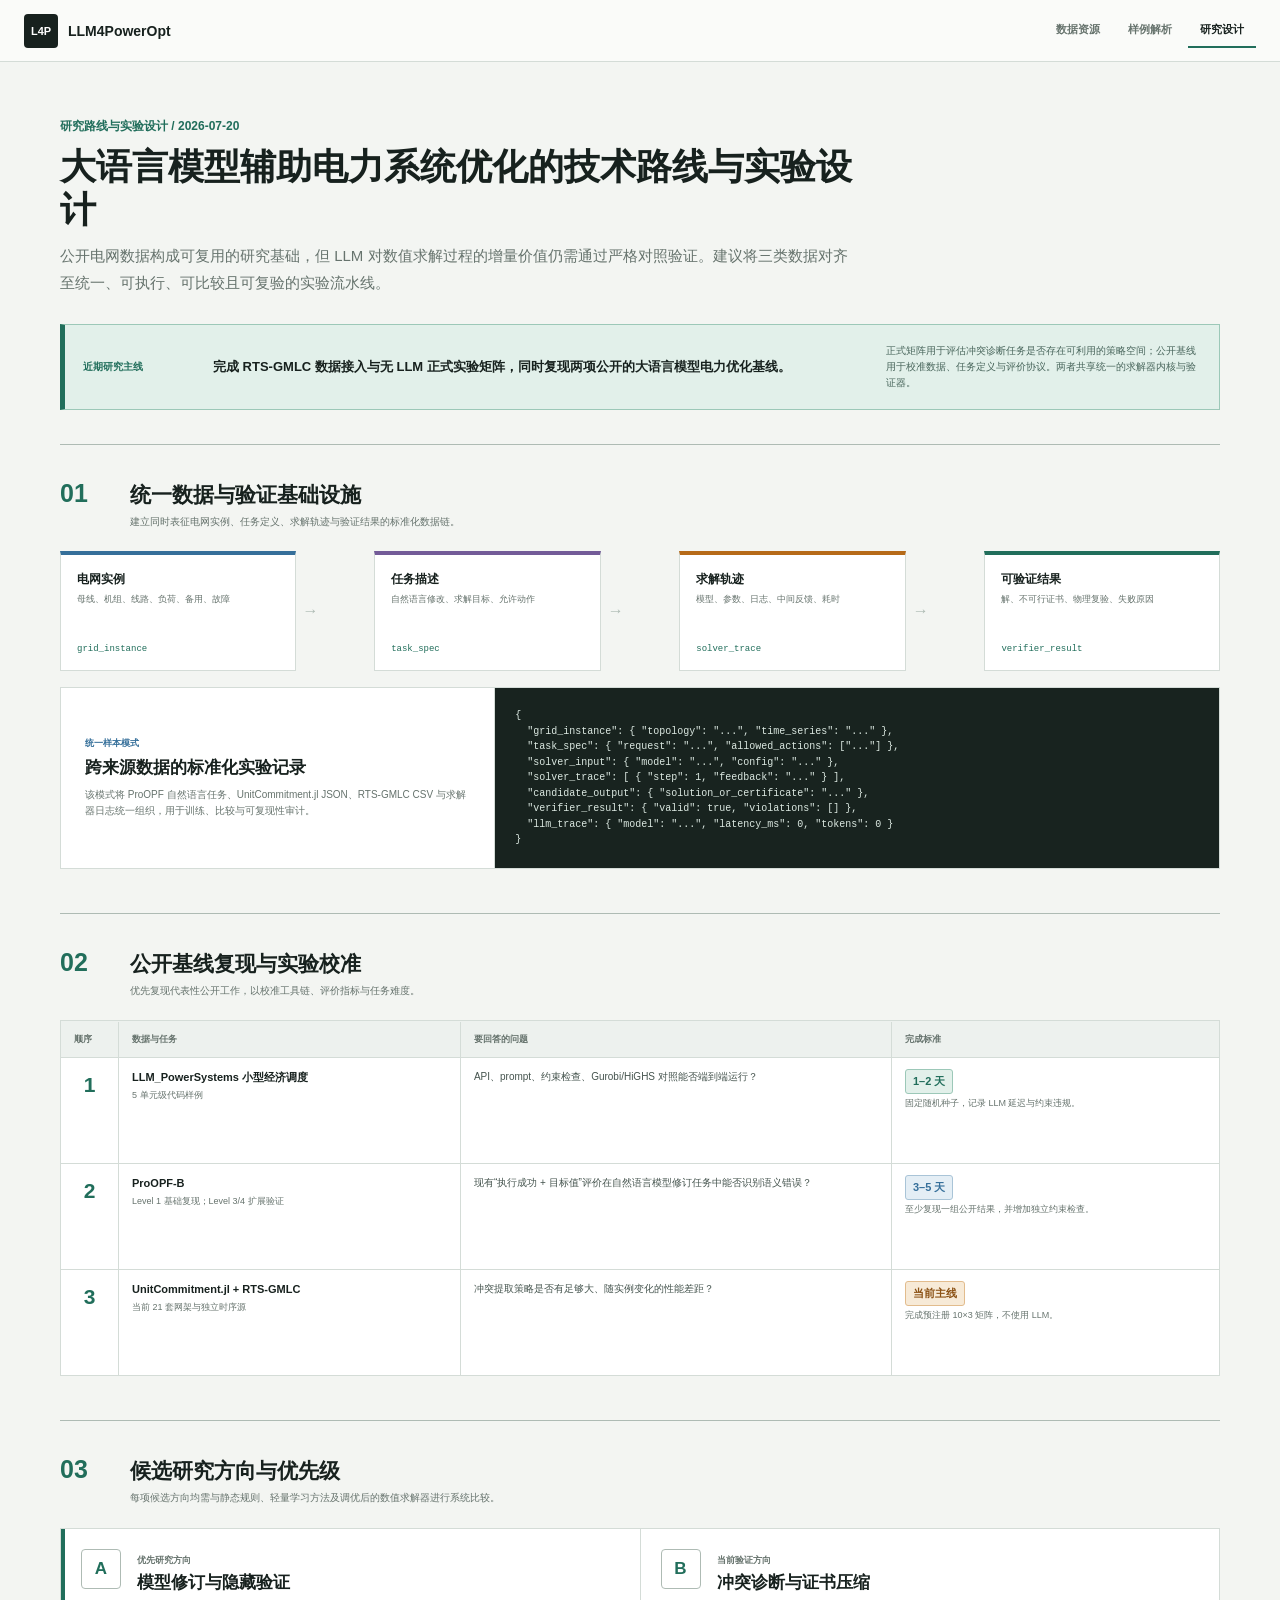
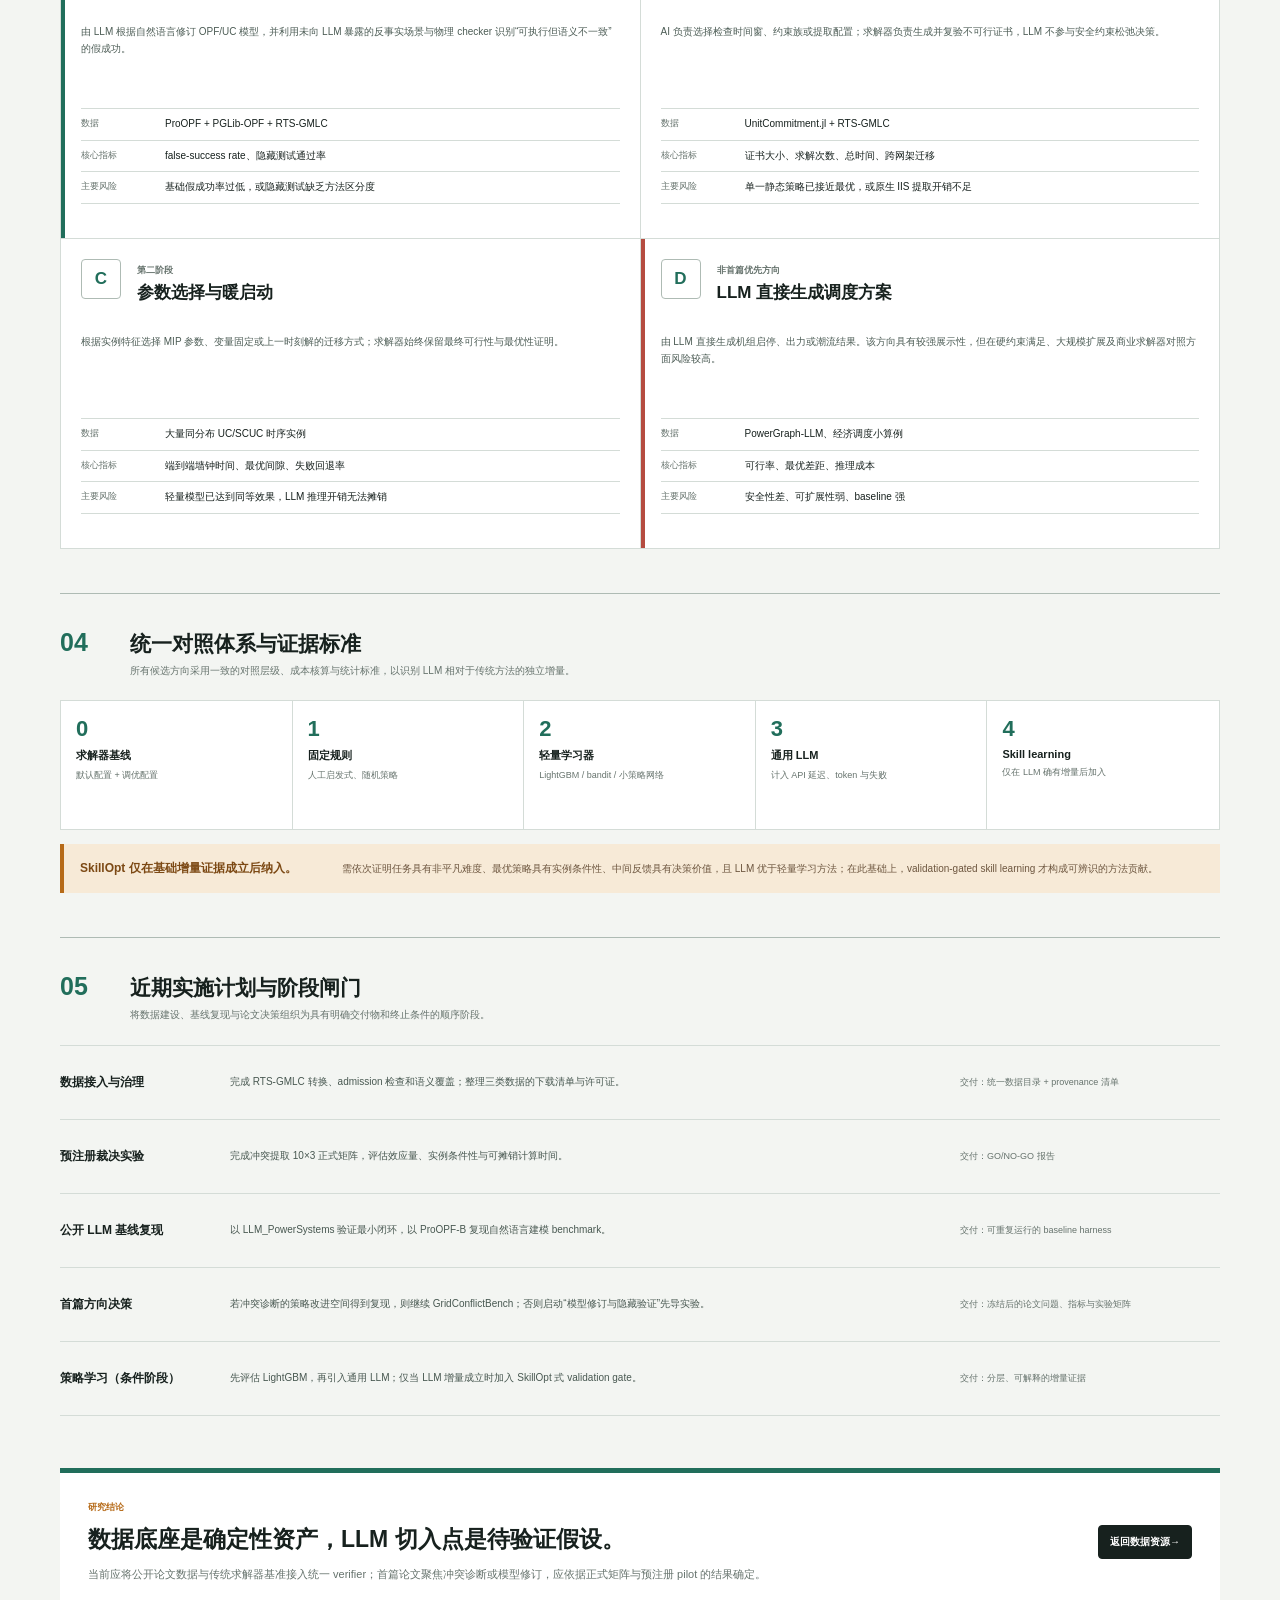
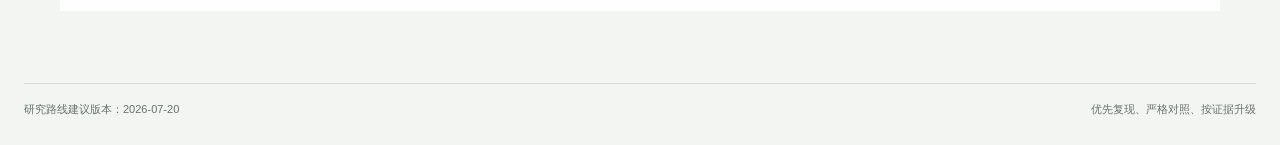
<file: dataset/research.html>
<!doctype html>
<html lang="zh-CN">
<head>
  <meta charset="utf-8">
  <meta name="viewport" content="width=device-width, initial-scale=1">
  <meta name="color-scheme" content="light">
  <title>大语言模型辅助电力系统优化｜技术路线与实验设计</title>
  <link rel="stylesheet" href="styles.css">
</head>
<body>
  <header class="site-header">
    <a class="brand" href="index.html" aria-label="返回数据地图">
      <span>L4P</span>
      <strong>LLM4PowerOpt</strong>
    </a>
    <nav class="header-nav" aria-label="页面导航">
      <a href="index.html">数据资源</a>
      <a href="index.html#examples">样例解析</a>
      <a class="is-active" href="research.html">研究设计</a>
    </nav>
  </header>

  <main id="top" class="research-main">
    <section class="research-intro">
      <div class="section-number">研究路线与实验设计 / 2026-07-20</div>
      <h1>大语言模型辅助电力系统优化的技术路线与实验设计</h1>
      <p>公开电网数据构成可复用的研究基础，但 LLM 对数值求解过程的增量价值仍需通过严格对照验证。建议将三类数据对齐至统一、可执行、可比较且可复验的实验流水线。</p>
      <div class="research-verdict">
        <span>近期研究主线</span>
        <strong>完成 RTS-GMLC 数据接入与无 LLM 正式实验矩阵，同时复现两项公开的大语言模型电力优化基线。</strong>
        <p>正式矩阵用于评估冲突诊断任务是否存在可利用的策略空间；公开基线用于校准数据、任务定义与评价协议。两者共享统一的求解器内核与验证器。</p>
      </div>
    </section>

    <section class="research-section">
      <header class="research-section-head"><span>01</span><div><h2>统一数据与验证基础设施</h2><p>建立同时表征电网实例、任务定义、求解轨迹与验证结果的标准化数据链。</p></div></header>
      <div class="data-stack" aria-label="统一数据链">
        <div><b>电网实例</b><span>母线、机组、线路、负荷、备用、故障</span><code>grid_instance</code></div>
        <i aria-hidden="true">→</i>
        <div><b>任务描述</b><span>自然语言修改、求解目标、允许动作</span><code>task_spec</code></div>
        <i aria-hidden="true">→</i>
        <div><b>求解轨迹</b><span>模型、参数、日志、中间反馈、耗时</span><code>solver_trace</code></div>
        <i aria-hidden="true">→</i>
        <div><b>可验证结果</b><span>解、不可行证书、物理复验、失败原因</span><code>verifier_result</code></div>
      </div>

      <div class="schema-panel">
        <div>
          <span>统一样本模式</span>
          <h3>跨来源数据的标准化实验记录</h3>
          <p>该模式将 ProOPF 自然语言任务、UnitCommitment.jl JSON、RTS-GMLC CSV 与求解器日志统一组织，用于训练、比较与可复现性审计。</p>
        </div>
        <pre><code>{
  "grid_instance": { "topology": "...", "time_series": "..." },
  "task_spec": { "request": "...", "allowed_actions": ["..."] },
  "solver_input": { "model": "...", "config": "..." },
  "solver_trace": [ { "step": 1, "feedback": "..." } ],
  "candidate_output": { "solution_or_certificate": "..." },
  "verifier_result": { "valid": true, "violations": [] },
  "llm_trace": { "model": "...", "latency_ms": 0, "tokens": 0 }
}</code></pre>
      </div>
    </section>

    <section class="research-section">
      <header class="research-section-head"><span>02</span><div><h2>公开基线复现与实验校准</h2><p>优先复现代表性公开工作，以校准工具链、评价指标与任务难度。</p></div></header>
      <div class="priority-table">
        <div class="priority-head"><span>顺序</span><span>数据与任务</span><span>要回答的问题</span><span>完成标准</span></div>
        <article><b>1</b><div><strong>LLM_PowerSystems 小型经济调度</strong><p>5 单元级代码样例</p></div><div>API、prompt、约束检查、Gurobi/HiGHS 对照能否端到端运行？</div><div><span class="status open">1–2 天</span><p>固定随机种子，记录 LLM 延迟与约束违规。</p></div></article>
        <article><b>2</b><div><strong>ProOPF-B</strong><p>Level 1 基础复现；Level 3/4 扩展验证</p></div><div>现有“执行成功 + 目标值”评价在自然语言模型修订任务中能否识别语义错误？</div><div><span class="status reproducible">3–5 天</span><p>至少复现一组公开结果，并增加独立约束检查。</p></div></article>
        <article><b>3</b><div><strong>UnitCommitment.jl + RTS-GMLC</strong><p>当前 21 套网架与独立时序源</p></div><div>冲突提取策略是否有足够大、随实例变化的性能差距？</div><div><span class="status partial">当前主线</span><p>完成预注册 10×3 矩阵，不使用 LLM。</p></div></article>
      </div>
    </section>

    <section class="research-section">
      <header class="research-section-head"><span>03</span><div><h2>候选研究方向与优先级</h2><p>每项候选方向均需与静态规则、轻量学习方法及调优后的数值求解器进行系统比较。</p></div></header>
      <div class="direction-grid">
        <article class="recommended">
          <div class="direction-rank">A</div>
          <div><span>优先研究方向</span><h3>模型修订与隐藏验证</h3></div>
          <p>由 LLM 根据自然语言修订 OPF/UC 模型，并利用未向 LLM 暴露的反事实场景与物理 checker 识别“可执行但语义不一致”的假成功。</p>
          <dl><div><dt>数据</dt><dd>ProOPF + PGLib-OPF + RTS-GMLC</dd></div><div><dt>核心指标</dt><dd>false-success rate、隐藏测试通过率</dd></div><div><dt>主要风险</dt><dd>基础假成功率过低，或隐藏测试缺乏方法区分度</dd></div></dl>
        </article>
        <article>
          <div class="direction-rank">B</div>
          <div><span>当前验证方向</span><h3>冲突诊断与证书压缩</h3></div>
          <p>AI 负责选择检查时间窗、约束族或提取配置；求解器负责生成并复验不可行证书，LLM 不参与安全约束松弛决策。</p>
          <dl><div><dt>数据</dt><dd>UnitCommitment.jl + RTS-GMLC</dd></div><div><dt>核心指标</dt><dd>证书大小、求解次数、总时间、跨网架迁移</dd></div><div><dt>主要风险</dt><dd>单一静态策略已接近最优，或原生 IIS 提取开销不足</dd></div></dl>
        </article>
        <article>
          <div class="direction-rank">C</div>
          <div><span>第二阶段</span><h3>参数选择与暖启动</h3></div>
          <p>根据实例特征选择 MIP 参数、变量固定或上一时刻解的迁移方式；求解器始终保留最终可行性与最优性证明。</p>
          <dl><div><dt>数据</dt><dd>大量同分布 UC/SCUC 时序实例</dd></div><div><dt>核心指标</dt><dd>端到端墙钟时间、最优间隙、失败回退率</dd></div><div><dt>主要风险</dt><dd>轻量模型已达到同等效果，LLM 推理开销无法摊销</dd></div></dl>
        </article>
        <article class="not-first">
          <div class="direction-rank">D</div>
          <div><span>非首篇优先方向</span><h3>LLM 直接生成调度方案</h3></div>
          <p>由 LLM 直接生成机组启停、出力或潮流结果。该方向具有较强展示性，但在硬约束满足、大规模扩展及商业求解器对照方面风险较高。</p>
          <dl><div><dt>数据</dt><dd>PowerGraph-LLM、经济调度小算例</dd></div><div><dt>核心指标</dt><dd>可行率、最优差距、推理成本</dd></div><div><dt>主要风险</dt><dd>安全性差、可扩展性弱、baseline 强</dd></div></dl>
        </article>
      </div>
    </section>

    <section class="research-section">
      <header class="research-section-head"><span>04</span><div><h2>统一对照体系与证据标准</h2><p>所有候选方向采用一致的对照层级、成本核算与统计标准，以识别 LLM 相对于传统方法的独立增量。</p></div></header>
      <div class="evidence-ladder">
        <div><b>0</b><strong>求解器基线</strong><span>默认配置 + 调优配置</span></div>
        <div><b>1</b><strong>固定规则</strong><span>人工启发式、随机策略</span></div>
        <div><b>2</b><strong>轻量学习器</strong><span>LightGBM / bandit / 小策略网络</span></div>
        <div><b>3</b><strong>通用 LLM</strong><span>计入 API 延迟、token 与失败</span></div>
        <div><b>4</b><strong>Skill learning</strong><span>仅在 LLM 确有增量后加入</span></div>
      </div>
      <div class="gate-note">
        <strong>SkillOpt 仅在基础增量证据成立后纳入。</strong>
        <p>需依次证明任务具有非平凡难度、最优策略具有实例条件性、中间反馈具有决策价值，且 LLM 优于轻量学习方法；在此基础上，validation-gated skill learning 才构成可辨识的方法贡献。</p>
      </div>
    </section>

    <section class="research-section">
      <header class="research-section-head"><span>05</span><div><h2>近期实施计划与阶段闸门</h2><p>将数据建设、基线复现与论文决策组织为具有明确交付物和终止条件的顺序阶段。</p></div></header>
      <ol class="execution-list">
        <li><b>数据接入与治理</b><span>完成 RTS-GMLC 转换、admission 检查和语义覆盖；整理三类数据的下载清单与许可证。</span><small>交付：统一数据目录 + provenance 清单</small></li>
        <li><b>预注册裁决实验</b><span>完成冲突提取 10×3 正式矩阵，评估效应量、实例条件性与可摊销计算时间。</span><small>交付：GO/NO-GO 报告</small></li>
        <li><b>公开 LLM 基线复现</b><span>以 LLM_PowerSystems 验证最小闭环，以 ProOPF-B 复现自然语言建模 benchmark。</span><small>交付：可重复运行的 baseline harness</small></li>
        <li><b>首篇方向决策</b><span>若冲突诊断的策略改进空间得到复现，则继续 GridConflictBench；否则启动“模型修订与隐藏验证”先导实验。</span><small>交付：冻结后的论文问题、指标与实验矩阵</small></li>
        <li><b>策略学习（条件阶段）</b><span>先评估 LightGBM，再引入通用 LLM；仅当 LLM 增量成立时加入 SkillOpt 式 validation gate。</span><small>交付：分层、可解释的增量证据</small></li>
      </ol>
    </section>

    <section class="final-call">
      <span>研究结论</span>
      <h2>数据底座是确定性资产，LLM 切入点是待验证假设。</h2>
      <p>当前应将公开论文数据与传统求解器基准接入统一 verifier；首篇论文聚焦冲突诊断或模型修订，应依据正式矩阵与预注册 pilot 的结果确定。</p>
      <a href="index.html">返回数据资源 <span aria-hidden="true">→</span></a>
    </section>
  </main>

  <footer>
    <span>研究路线建议版本：2026-07-20</span>
    <span>优先复现、严格对照、按证据升级</span>
  </footer>
</body>
</html>
</file>
<file: a/1.css>
:root {
  --navy-950: #071a2a;
  --navy-900: #102c46;
  --navy-800: #173b5d;
  --navy-700: #22547d;
  --blue-600: #2469a2;
  --teal-700: #0b7180;
  --teal-600: #138899;
  --teal-500: #29a6ac;
  --teal-100: #dff3f2;
  --teal-50: #eff9f8;
  --amber-700: #9d6116;
  --amber-100: #f8e8c8;
  --red-700: #9f3b3b;
  --red-100: #f8e0df;
  --ink: #182936;
  --muted: #5b6b77;
  --line: #d8e1e7;
  --line-dark: #b7c7d1;
  --paper: #ffffff;
  --canvas: #f7f8f6;
  --tint: #eef3f4;
  --shadow-sm: 0 8px 24px rgba(16, 44, 70, 0.07);
  --shadow-md: 0 24px 60px rgba(7, 26, 42, 0.13);
  --radius-sm: 10px;
  --radius: 18px;
  --radius-lg: 28px;
  --shell: 1180px;
  --narrow: 920px;
  --header: 70px;
  --font-sans: Inter, ui-sans-serif, -apple-system, BlinkMacSystemFont, "Segoe UI", "PingFang SC", "Hiragino Sans GB", "Microsoft YaHei", "Noto Sans CJK SC", sans-serif;
  --font-serif: Georgia, "Times New Roman", "Songti SC", "SimSun", serif;
}

*, *::before, *::after { box-sizing: border-box; }

html {
  scroll-behavior: smooth;
  scroll-padding-top: calc(var(--header) + 20px);
}

body {
  margin: 0;
  overflow-x: clip;
  background: var(--canvas);
  color: var(--ink);
  font-family: var(--font-sans);
  font-size: 16px;
  line-height: 1.7;
  text-rendering: optimizeLegibility;
  -webkit-font-smoothing: antialiased;
}

body.nav-open { overflow: hidden; }

img, svg { display: block; max-width: 100%; }
button, input, select { font: inherit; }
button, a { -webkit-tap-highlight-color: transparent; }
a { color: var(--blue-600); text-underline-offset: 3px; }
a:hover { color: var(--teal-700); }
p, h1, h2, h3, h4 { margin-top: 0; }

:focus-visible {
  outline: 3px solid #efad42;
  outline-offset: 3px;
}

.sr-only {
  position: absolute !important;
  width: 1px !important;
  height: 1px !important;
  padding: 0 !important;
  margin: -1px !important;
  overflow: hidden !important;
  clip: rect(0, 0, 0, 0) !important;
  white-space: nowrap !important;
  border: 0 !important;
}

.skip-link {
  position: fixed;
  top: 8px;
  left: 8px;
  z-index: 1000;
  transform: translateY(-160%);
  padding: 10px 16px;
  border-radius: 8px;
  background: var(--paper);
  color: var(--navy-900);
  font-weight: 700;
}
.skip-link:focus { transform: translateY(0); }

.shell {
  width: min(calc(100% - 40px), var(--shell));
  margin-inline: auto;
}
.shell.narrow { max-width: var(--narrow); }

.site-header {
  position: sticky;
  top: 0;
  z-index: 100;
  height: var(--header);
  border-bottom: 1px solid rgba(216, 225, 231, 0.85);
  background: rgba(247, 248, 246, 0.92);
  backdrop-filter: blur(18px);
}

.header-inner {
  width: min(calc(100% - 40px), 1320px);
  height: 100%;
  margin-inline: auto;
  display: flex;
  align-items: center;
  gap: 28px;
}

.brand {
  display: inline-flex;
  align-items: center;
  gap: 11px;
  color: var(--navy-900);
  text-decoration: none;
  line-height: 1.05;
  flex: 0 0 auto;
}
.brand:hover { color: var(--navy-900); }
.brand-mark {
  width: 38px;
  height: 38px;
  border-radius: 50%;
  display: grid;
  place-items: center;
  background: var(--navy-900);
  color: #7ee0db;
  font-family: var(--font-serif);
  font-size: 26px;
  line-height: 1;
}
.brand strong, .brand small { display: block; }
.brand strong { font-size: 14px; letter-spacing: 0.02em; }
.brand small { margin-top: 5px; color: var(--muted); font-size: 11px; letter-spacing: 0.12em; }

.site-nav {
  margin-left: auto;
  display: flex;
  align-items: center;
  gap: 4px;
}
.site-nav a {
  position: relative;
  padding: 12px 10px;
  color: #405460;
  text-decoration: none;
  font-size: 14px;
  font-weight: 650;
}
.site-nav a::after {
  content: "";
  position: absolute;
  left: 10px;
  right: 10px;
  bottom: 5px;
  height: 2px;
  transform: scaleX(0);
  background: var(--teal-600);
  transition: transform 180ms ease;
}
.site-nav a:hover::after, .site-nav a.active::after { transform: scaleX(1); }
.site-nav a.active { color: var(--navy-900); }

.nav-toggle { display: none; }

.button {
  min-height: 46px;
  display: inline-flex;
  align-items: center;
  justify-content: center;
  gap: 8px;
  padding: 11px 18px;
  border: 1px solid transparent;
  border-radius: 999px;
  cursor: pointer;
  text-decoration: none;
  font-weight: 750;
  line-height: 1.2;
  transition: transform 160ms ease, box-shadow 160ms ease, background 160ms ease;
}
.button:hover { transform: translateY(-1px); }
.button-primary { background: var(--teal-500); color: var(--navy-950); box-shadow: 0 10px 22px rgba(41, 166, 172, 0.2); }
.button-primary:hover { background: #48bbb9; color: var(--navy-950); }
.button-ghost { border-color: rgba(255, 255, 255, 0.28); color: #f2fbfb; background: rgba(255, 255, 255, 0.06); }
.button-ghost:hover { background: rgba(255, 255, 255, 0.12); color: white; }
.button-ghost.dark { border-color: var(--line-dark); color: var(--navy-900); background: var(--paper); }
.button-ghost.dark:hover { border-color: var(--teal-600); background: var(--teal-50); }
.button-small { min-height: 38px; padding: 8px 14px; font-size: 13px; }
.header-download { background: var(--navy-900); color: white; }
.header-download:hover { background: var(--teal-700); color: white; }
.text-link { font-weight: 750; }

.hero {
  position: relative;
  min-height: 690px;
  overflow: hidden;
  background:
    linear-gradient(115deg, rgba(8, 31, 49, 0.98), rgba(16, 54, 78, 0.96)),
    radial-gradient(circle at 75% 20%, #187985, transparent 45%);
  color: white;
}
.hero::before {
  content: "";
  position: absolute;
  inset: 0;
  opacity: 0.16;
  background-image:
    linear-gradient(rgba(255, 255, 255, 0.07) 1px, transparent 1px),
    linear-gradient(90deg, rgba(255, 255, 255, 0.07) 1px, transparent 1px);
  background-size: 52px 52px;
  mask-image: linear-gradient(to right, black, transparent 88%);
}
.hero-orb { position: absolute; border-radius: 50%; pointer-events: none; }
.hero-orb-one { right: -160px; top: -240px; width: 640px; height: 640px; border: 1px solid rgba(126, 224, 219, 0.16); box-shadow: inset 0 0 0 70px rgba(37, 151, 157, 0.035), inset 0 0 0 140px rgba(37, 151, 157, 0.025); }
.hero-orb-two { left: 44%; bottom: -310px; width: 570px; height: 570px; background: rgba(41, 166, 172, 0.06); }

.hero-grid {
  position: relative;
  z-index: 1;
  min-height: 690px;
  padding-block: 82px 72px;
  display: grid;
  grid-template-columns: 1.05fr 0.85fr;
  align-items: center;
  gap: 76px;
}
.hero-grid > *, .hero-copy, .system-card { min-width: 0; }
.eyebrow {
  display: flex;
  align-items: center;
  gap: 10px;
  color: #a9d6d7;
  font-size: 13px;
  font-weight: 750;
  letter-spacing: 0.12em;
  text-transform: uppercase;
}
.eyebrow span { width: 30px; height: 1px; background: #64cdc9; }
.hero h1 {
  margin: 20px 0 24px;
  color: white;
  font-size: clamp(48px, 6.2vw, 82px);
  line-height: 1.03;
  letter-spacing: -0.045em;
}
.hero h1 em { color: #7edbd7; font-family: var(--font-serif); font-style: italic; font-weight: 500; }
.hero-lead { max-width: 690px; margin-bottom: 18px; color: #d9e8ec; font-size: 19px; line-height: 1.75; }
.hero-thesis { max-width: 700px; margin-bottom: 30px; padding-left: 18px; border-left: 3px solid var(--teal-500); color: #bcd1d7; font-size: 15px; }
.hero-thesis strong { color: white; }
.hero-byline { margin: -12px 0 26px; display: flex; align-items: center; flex-wrap: wrap; gap: 8px; color: #88a9b3; font-size: 12px; letter-spacing: .025em; }
.hero-byline strong { color: #dcebed; font-weight: 750; }
.hero-byline span { color: #67cbc7; }
.hero-actions { display: flex; flex-wrap: wrap; gap: 12px; }
.hero-meta { margin-top: 42px; display: flex; gap: 34px; }
.hero-meta div { padding-right: 34px; border-right: 1px solid rgba(255, 255, 255, 0.14); }
.hero-meta div:last-child { border-right: 0; padding-right: 0; }
.hero-meta strong { display: block; color: white; font-family: var(--font-serif); font-size: 28px; line-height: 1; }
.hero-meta span { display: block; margin-top: 7px; color: #9fb8c2; font-size: 12px; }

.system-card {
  border: 1px solid rgba(172, 219, 222, 0.2);
  border-radius: var(--radius-lg);
  background: rgba(4, 22, 36, 0.58);
  box-shadow: var(--shadow-md);
  backdrop-filter: blur(12px);
  overflow: hidden;
}
.system-card-head { min-height: 60px; padding: 0 22px; border-bottom: 1px solid rgba(255,255,255,.1); display: flex; align-items: center; gap: 10px; }
.system-card-head p { margin: 0; font-size: 13px; font-weight: 750; letter-spacing: .04em; }
.status-dot { width: 8px; height: 8px; border-radius: 50%; background: #71d9c1; box-shadow: 0 0 0 5px rgba(113, 217, 193, 0.12); }
.system-label { margin-left: auto; padding: 3px 8px; border-radius: 999px; background: rgba(113, 217, 193, 0.12); color: #94e5d0; font-size: 11px; font-weight: 750; }
.system-flow { margin: 0; padding: 22px; list-style: none; }
.system-flow li { position: relative; min-height: 82px; padding: 16px 16px 16px 65px; border: 1px solid rgba(255,255,255,.09); border-radius: 14px; background: rgba(255,255,255,.035); }
.system-flow li + li { margin-top: 18px; }
.system-flow li + li::before { content: "↓"; position: absolute; left: 50%; top: -22px; color: #5b8796; transform: translateX(-50%); }
.system-flow li > span { position: absolute; left: 16px; top: 17px; width: 34px; height: 34px; display: grid; place-items: center; border-radius: 10px; background: rgba(255,255,255,.08); color: #a8c2c9; font-size: 11px; font-weight: 800; }
.system-flow li strong, .system-flow li small { display: block; }
.system-flow li strong { font-size: 15px; }
.system-flow li small { margin-top: 5px; color: #9fb8c2; line-height: 1.4; }
.system-flow .ai-step { border-color: rgba(80, 199, 194, 0.35); background: rgba(30, 137, 145, 0.14); }
.system-flow .ai-step > span { background: #1b8790; color: white; }
.system-flow .verify-step { border-color: rgba(113, 217, 193, 0.3); }
.system-note { margin: 0; padding: 0 22px 22px; color: #8faab4; font-size: 12px; }

.path-strip { position: relative; z-index: 2; margin-top: -1px; padding: 64px 0 72px; background: var(--paper); }
.section-kicker { display: flex; align-items: baseline; gap: 20px; margin-bottom: 24px; }
.section-kicker span { color: var(--teal-700); font-size: 12px; font-weight: 800; letter-spacing: .12em; text-transform: uppercase; }
.section-kicker h2 { margin: 0; color: var(--navy-900); font-size: 27px; }
.path-grid { display: grid; grid-template-columns: repeat(4, 1fr); gap: 14px; }
.path-card { min-height: 228px; padding: 24px; display: flex; flex-direction: column; border: 1px solid var(--line); border-radius: var(--radius); background: var(--paper); color: var(--ink); text-decoration: none; transition: transform 180ms ease, border-color 180ms ease, box-shadow 180ms ease; }
.path-card:hover { transform: translateY(-3px); border-color: #8dbec1; box-shadow: var(--shadow-sm); color: var(--ink); }
.path-card strong { margin: 18px 0 7px; color: var(--navy-900); font-size: 18px; }
.path-card p { margin-bottom: 20px; color: var(--muted); font-size: 14px; line-height: 1.65; }
.path-card b { margin-top: auto; color: var(--teal-700); font-size: 13px; }
.path-time { align-self: flex-start; padding: 4px 9px; border-radius: 999px; background: var(--tint); color: var(--navy-700); font-size: 11px; font-weight: 750; }
.path-card-accent { border-color: #9acccc; background: var(--teal-50); }
.path-card-accent .path-time { background: #d3eeec; color: #0d6b72; }

.section { padding: 104px 0; }
.section-tint { background: var(--tint); }
.section-heading { max-width: 780px; margin-bottom: 44px; }
.section-heading h2 { margin: 5px 0 16px; color: var(--navy-900); font-size: clamp(32px, 4vw, 48px); line-height: 1.18; letter-spacing: -0.03em; }
.section-heading > p:last-child, .split-heading > p { color: var(--muted); font-size: 17px; }
.section-index { margin-bottom: 4px; color: var(--teal-700); font-size: 12px; font-weight: 800; letter-spacing: .14em; text-transform: uppercase; }
.split-heading { max-width: none; display: grid; grid-template-columns: 1.25fr .75fr; align-items: end; gap: 64px; }
.split-heading > p { margin-bottom: 5px; }
.subheading { margin: 50px 0 20px; color: var(--navy-900); font-size: 23px; }
.mini-label { margin: 0 0 6px; color: var(--teal-700); font-size: 11px; font-weight: 850; letter-spacing: .13em; text-transform: uppercase; }
.panel-heading { margin-bottom: 24px; }
.panel-heading h3 { margin: 0; color: var(--navy-900); font-size: 27px; line-height: 1.25; }

.story-steps { position: relative; display: grid; grid-template-columns: repeat(3, 1fr); gap: 18px; }
.story-steps::before { content: ""; position: absolute; left: 8%; right: 8%; top: 45px; height: 1px; background: var(--line-dark); z-index: -1; }
.story-steps article { padding: 24px; border: 1px solid var(--line); border-radius: var(--radius); background: var(--paper); box-shadow: 0 10px 30px rgba(16,44,70,.04); }
.story-steps span { display: inline-flex; padding: 5px 9px; border-radius: 999px; background: var(--navy-900); color: white; font-size: 11px; font-weight: 750; }
.story-steps article:nth-child(2) span { background: var(--teal-700); }
.story-steps article:nth-child(3) span { background: var(--amber-700); }
.story-steps h3 { margin: 19px 0 10px; color: var(--navy-900); font-size: 19px; }
.story-steps p { margin: 0; color: var(--muted); font-size: 14px; }

.definition-card { margin-top: 30px; padding: 30px; display: grid; grid-template-columns: .65fr 1.35fr; gap: 34px; border-radius: var(--radius); background: var(--navy-900); color: white; }
.definition-label { color: #82d4d3; font-size: 11px; font-weight: 800; letter-spacing: .12em; text-transform: uppercase; }
.definition-card h3 { margin: 8px 0 0; font-size: 25px; }
.definition-card p { margin: 0; color: #d7e4e8; }
.definition-card strong { color: white; }

.myth-grid { display: grid; grid-template-columns: repeat(2, 1fr); gap: 14px; }
.myth-grid article { padding: 20px 22px; border-top: 3px solid var(--line-dark); background: var(--paper); }
.myth-grid article:nth-child(1), .myth-grid article:nth-child(2) { border-color: #c18048; }
.myth-grid span { color: var(--amber-700); font-size: 11px; font-weight: 850; letter-spacing: .12em; }
.myth-grid strong { display: block; margin: 8px 0 5px; color: var(--navy-900); font-size: 17px; }
.myth-grid p { margin: 0; color: var(--muted); font-size: 13px; }

.concept-row { margin-top: 44px; padding: 28px; display: grid; grid-template-columns: .45fr 1fr; gap: 30px; border-block: 1px solid var(--line-dark); }
.concept-row h3 { margin: 0; color: var(--navy-900); font-size: 23px; }
.check-list { margin: 0; padding: 0; list-style: none; }
.check-list li { position: relative; padding-left: 27px; }
.check-list li + li { margin-top: 10px; }
.check-list li::before { content: "✓"; position: absolute; left: 0; top: 0; color: var(--teal-700); font-weight: 900; }
.check-list.compact { color: var(--muted); font-size: 14px; }

.track-grid { display: grid; grid-template-columns: repeat(2, 1fr); gap: 14px; }
.track-card { border: 1px solid var(--line); border-radius: var(--radius); background: var(--paper); overflow: hidden; }
.track-card[open] { border-color: #8fbfc1; box-shadow: var(--shadow-sm); }
.track-card summary { min-height: 112px; padding: 20px; display: grid; grid-template-columns: auto 1fr auto; align-items: center; gap: 16px; cursor: pointer; list-style: none; }
.track-card summary::-webkit-details-marker { display: none; }
.track-card summary::after { content: "+"; grid-column: 3; grid-row: 1; align-self: end; justify-self: end; color: var(--teal-700); font-size: 22px; font-weight: 400; }
.track-card[open] summary::after { content: "−"; }
.track-icon { grid-row: 1 / span 2; width: 48px; height: 48px; display: grid; place-items: center; border-radius: 14px; background: var(--navy-900); color: #82d4d3; font-family: var(--font-serif); font-size: 21px; font-style: italic; }
.track-card h3 { margin: 0 0 4px; color: var(--navy-900); font-size: 17px; }
.track-card summary p { margin: 0; color: var(--muted); font-size: 12px; }
.maturity { grid-column: 3; grid-row: 1; align-self: start; padding: 3px 8px; border-radius: 999px; background: var(--amber-100); color: var(--amber-700); font-size: 10px; font-weight: 800; }
.maturity.high, .maturity.highest { background: var(--teal-100); color: var(--teal-700); }
.track-body { padding: 0 22px 22px 84px; }
.track-body p { margin: 0 0 8px; color: var(--muted); font-size: 13px; }
.track-body strong { color: var(--ink); }

.reliability-panel { margin-top: 52px; padding: 34px; border-radius: var(--radius-lg); background: var(--navy-900); }
.reliability-panel .mini-label { color: #76d2ce; }
.reliability-panel .panel-heading h3 { color: white; }
.reliability-grid { display: grid; grid-template-columns: repeat(4, 1fr); gap: 12px; }
.reliability-grid article { padding: 22px; border: 1px solid rgba(255,255,255,.09); border-radius: 14px; background: rgba(255,255,255,.045); }
.reliability-grid article > span { color: #93adb7; font-size: 10px; font-weight: 850; letter-spacing: .12em; text-transform: uppercase; }
.reliability-grid h4 { margin: 12px 0 8px; color: white; font-size: 16px; }
.reliability-grid p { color: #afc4ca; font-size: 13px; }
.reliability-grid b { color: #8bd8d3; font-size: 12px; }
.reliability-grid .reliability-best { border-color: rgba(91, 211, 190, .38); background: rgba(31, 139, 142, .16); }
.reliability-grid .reliability-risk { border-color: rgba(239, 173, 66, .25); }
.reliability-grid .reliability-risk b { color: #efc67d; }

.tabs { border: 1px solid var(--line); border-radius: var(--radius-lg); background: var(--paper); overflow: hidden; }
.tab-list { display: flex; padding: 7px; border-bottom: 1px solid var(--line); background: #f2f5f5; }
.tab-list button { flex: 1; min-height: 48px; border: 0; border-radius: 12px; background: transparent; color: var(--muted); cursor: pointer; font-weight: 750; }
.tab-list button[aria-selected="true"] { background: var(--paper); color: var(--navy-900); box-shadow: 0 3px 12px rgba(16,44,70,.08); }
.tab-panel { padding: 34px; }
.impact-layout { display: grid; grid-template-columns: 1.35fr .65fr; gap: 46px; }
.impact-chart > div { display: grid; grid-template-columns: 190px 1fr 54px; align-items: center; gap: 12px; font-size: 12px; }
.impact-chart > div + div { margin-top: 13px; }
.impact-chart span { color: #394f5c; white-space: nowrap; overflow: hidden; text-overflow: ellipsis; }
.impact-chart i { height: 9px; border-radius: 999px; background: #e4ebed; overflow: hidden; }
.impact-chart i::before { content: ""; display: block; width: var(--value); height: 100%; border-radius: inherit; background: linear-gradient(90deg, var(--navy-700), var(--teal-500)); }
.impact-chart b { color: var(--navy-900); text-align: right; font-variant-numeric: tabular-nums; }
.reading-note { padding: 24px; border-radius: var(--radius); background: var(--teal-50); }
.reading-note h3 { color: var(--navy-900); font-size: 19px; }
.reading-note p { color: var(--muted); font-size: 13px; }
.reading-note small { color: #687b83; }
.frontier-grid { display: grid; grid-template-columns: repeat(3, 1fr); gap: 14px; }
.frontier-grid article { position: relative; padding: 22px; border: 1px solid var(--line); border-radius: var(--radius); }
.frontier-grid .venue { margin: 20px 0 4px; color: var(--muted); font-size: 11px; font-weight: 700; }
.frontier-grid h3 { margin: 0 0 8px; color: var(--navy-900); font-size: 18px; }
.frontier-grid article > p:last-of-type { min-height: 72px; color: var(--muted); font-size: 13px; }
.frontier-grid a { font-size: 12px; font-weight: 750; }
.evidence { display: inline-flex; align-items: center; min-height: 24px; padding: 3px 8px; border-radius: 999px; font-size: 10px; font-weight: 850; white-space: nowrap; }
.evidence-a { background: var(--teal-100); color: #086c68; }
.evidence-b { background: #e4eaf6; color: #3e5893; }
.evidence-c { background: var(--amber-100); color: var(--amber-700); }

.hotspot-wrap { margin-top: 52px; }
.hotspot-grid { display: grid; grid-template-columns: repeat(4, 1fr); gap: 14px; }
.hotspot-grid article { padding: 22px; border-top: 3px solid var(--navy-700); background: var(--paper); }
.hotspot-grid span { color: var(--teal-700); font-family: var(--font-serif); font-size: 24px; font-style: italic; }
.hotspot-grid h4 { margin: 14px 0 8px; color: var(--navy-900); font-size: 17px; }
.hotspot-grid p { margin: 0; color: var(--muted); font-size: 13px; }

.grid-section { background: var(--navy-950); color: white; }
.grid-section .section-index { color: #7edbd7; }
.grid-heading { margin-inline: auto; text-align: center; }
.grid-heading h2 { color: white; }
.grid-heading > p:last-child { color: #a9bdc5; }
.grid-glossary { display: grid; grid-template-columns: repeat(3, 1fr); gap: 14px; }
.grid-glossary article { padding: 24px; border: 1px solid rgba(255,255,255,.1); border-radius: var(--radius); background: rgba(255,255,255,.04); }
.grid-glossary span { display: inline-flex; padding: 4px 9px; border-radius: 999px; background: rgba(126,219,215,.14); color: #85ddd9; font-size: 11px; font-weight: 850; letter-spacing: .08em; }
.grid-glossary h3 { margin: 16px 0 8px; font-size: 19px; }
.grid-glossary p { margin: 0; color: #aabec6; font-size: 13px; }

.grid-architecture { margin-top: 24px; padding: 42px; display: grid; grid-template-columns: .9fr 1.1fr; gap: 56px; border: 1px solid rgba(255,255,255,.11); border-radius: var(--radius-lg); background: rgba(255,255,255,.035); }
.grid-architecture .mini-label { color: #7edbd7; }
.architecture-copy h3 { margin-bottom: 14px; color: white; font-size: 31px; line-height: 1.25; }
.architecture-copy > p:not(.mini-label) { color: #adc0c7; }
.architecture-copy .check-list { margin-top: 24px; color: #bad0d5; }
.architecture-copy .check-list li::before { color: #70d0cb; }
.architecture-flow { display: flex; flex-direction: column; align-items: center; justify-content: center; }
.architecture-flow > div { width: 100%; padding: 13px 18px; border: 1px solid rgba(255,255,255,.12); border-radius: 12px; background: rgba(255,255,255,.045); }
.architecture-flow > div.accent { border-color: rgba(93, 211, 207, .32); background: rgba(25, 133, 140, .16); }
.architecture-flow b, .architecture-flow small { display: block; }
.architecture-flow b { font-size: 14px; }
.architecture-flow small { margin-top: 3px; color: #97b0b9; font-size: 11px; }
.architecture-flow i { height: 25px; color: #54838c; font-style: normal; line-height: 25px; }

.evidence-split { margin-top: 24px; display: grid; grid-template-columns: repeat(2, 1fr); gap: 14px; }
.evidence-column { padding: 28px; border-radius: var(--radius); }
.evidence-column.positive { background: rgba(23, 138, 139, .15); border: 1px solid rgba(95, 211, 198, .25); }
.evidence-column.caution { background: rgba(158, 102, 26, .12); border: 1px solid rgba(239, 190, 112, .2); }
.evidence-column h3 { font-size: 19px; }
.evidence-column h3 span { display: block; margin-bottom: 5px; color: #7edbd7; font-size: 10px; letter-spacing: .12em; text-transform: uppercase; }
.evidence-column.caution h3 span { color: #f0c582; }
.evidence-column ul { margin: 0; padding-left: 20px; color: #b6c8ce; font-size: 13px; }
.evidence-column li + li { margin-top: 7px; }

.grid-topics { margin-top: 54px; }
.grid-topics .mini-label { color: #7edbd7; }
.grid-topics .panel-heading h3 { color: white; }
.topic-list { margin: 0; padding: 0; list-style: none; border-top: 1px solid rgba(255,255,255,.14); }
.topic-list li { min-height: 112px; padding: 20px 0; display: grid; grid-template-columns: 58px 1fr auto; align-items: center; gap: 18px; border-bottom: 1px solid rgba(255,255,255,.14); }
.topic-list li > span { color: #5c8b95; font-family: var(--font-serif); font-size: 24px; font-style: italic; }
.topic-list h4 { margin: 0 0 5px; font-size: 17px; }
.topic-list p { margin: 0; color: #a9bec6; font-size: 13px; }
.topic-list li > b { padding: 5px 9px; border-radius: 999px; background: rgba(126,219,215,.12); color: #81d9d5; font-size: 10px; }

.portfolio-matrix { position: relative; margin: 20px 0 70px 48px; display: grid; grid-template-columns: repeat(2, 1fr); border: 1px solid var(--line-dark); border-radius: var(--radius); overflow: visible; background: var(--paper); }
.matrix-cell { min-height: 260px; padding: 25px; display: flex; align-content: flex-start; flex-wrap: wrap; gap: 7px; border: 1px solid var(--line); }
.matrix-cell h3 { flex-basis: 100%; margin-bottom: 16px; color: var(--navy-900); font-size: 17px; }
.matrix-cell span { align-self: flex-start; padding: 5px 8px; border-radius: 8px; background: #edf2f3; color: #455b66; font-size: 11px; line-height: 1.35; }
.fast-deep { background: var(--teal-50); }
.fast-deep span { background: #d8efec; color: #0c666a; }
.slow-deep { background: #edf1f6; }
.slow-deep span { background: #dfe7f1; color: #304f73; }
.slow-risk { background: #faf4e8; }
.slow-risk span { background: #f4e6ca; color: #7d561d; }
.axis { position: absolute; color: var(--muted); font-size: 11px; font-weight: 750; letter-spacing: .04em; }
.axis-y { left: -47px; top: 0; bottom: 0; writing-mode: vertical-rl; transform: rotate(180deg); display: flex; justify-content: flex-end; }
.axis-x { left: 0; right: 0; bottom: -34px; display: flex; justify-content: space-between; }

.three-lines { margin-top: 10px; }
.three-line-grid { display: grid; grid-template-columns: repeat(3, 1fr); gap: 14px; }
.three-line-grid article { min-height: 235px; padding: 25px; border: 1px solid var(--line); border-radius: var(--radius); background: var(--paper); }
.three-line-grid span { color: var(--teal-700); font-size: 11px; font-weight: 850; letter-spacing: .12em; }
.three-line-grid h4 { margin: 16px 0 9px; color: var(--navy-900); font-size: 20px; }
.three-line-grid p { color: var(--muted); font-size: 13px; }
.three-line-grid b { color: var(--navy-700); font-size: 12px; }

.roadmap { margin-top: 64px; }
.timeline { margin: 0; padding: 0; list-style: none; }
.timeline li { position: relative; padding: 0 0 40px 180px; }
.timeline li:last-child { padding-bottom: 0; }
.timeline li::before { content: ""; position: absolute; left: 144px; top: 9px; bottom: -8px; width: 1px; background: var(--line-dark); }
.timeline li:last-child::before { bottom: calc(100% - 24px); }
.timeline li::after { content: ""; position: absolute; left: 137px; top: 8px; width: 15px; height: 15px; border: 4px solid var(--canvas); border-radius: 50%; background: var(--teal-600); box-shadow: 0 0 0 1px var(--teal-600); }
.timeline > li > span { position: absolute; left: 0; top: 0; color: var(--teal-700); font-size: 13px; font-weight: 850; }
.timeline li > div { padding: 24px; border: 1px solid var(--line); border-radius: var(--radius); background: var(--paper); }
.timeline h4 { margin-bottom: 10px; color: var(--navy-900); font-size: 19px; }
.timeline p { margin-bottom: 8px; color: var(--muted); font-size: 13px; }
.timeline b { color: var(--navy-800); font-size: 12px; }

.gap-groups { display: grid; grid-template-columns: repeat(2, 1fr); gap: 18px; }
.gap-groups section { padding: 25px; border: 1px solid var(--line); border-radius: var(--radius); background: var(--paper); }
.gap-groups section > h3 { margin-bottom: 16px; color: var(--navy-900); font-size: 19px; }
.gap-groups details { border-top: 1px solid var(--line); }
.gap-groups details:last-child { border-bottom: 1px solid var(--line); }
.gap-groups summary { min-height: 58px; padding: 14px 30px 14px 0; display: flex; align-items: center; gap: 12px; position: relative; cursor: pointer; list-style: none; font-size: 14px; font-weight: 700; }
.gap-groups summary::-webkit-details-marker { display: none; }
.gap-groups summary::after { content: "+"; position: absolute; right: 3px; color: var(--teal-700); font-size: 20px; font-weight: 400; }
.gap-groups details[open] summary::after { content: "−"; }
.gap-groups summary b { min-width: 48px; color: var(--teal-700); font-size: 11px; }
.gap-groups details p { margin: -2px 28px 16px 60px; color: var(--muted); font-size: 13px; }

.team-grid { display: grid; grid-template-columns: repeat(3, 1fr); gap: 14px; }
.team-grid article { min-height: 240px; padding: 23px; border: 1px solid var(--line); border-radius: var(--radius); background: var(--paper); }
.team-grid span { color: var(--teal-700); font-size: 10px; font-weight: 850; letter-spacing: .1em; text-transform: uppercase; }
.team-grid h3 { margin: 14px 0 10px; color: var(--navy-900); font-size: 17px; line-height: 1.4; }
.team-grid p { color: var(--muted); font-size: 13px; }
.team-grid small { color: #395564; font-weight: 650; }

.table-wrap { margin-top: 44px; overflow-x: auto; border: 1px solid var(--line); border-radius: var(--radius); background: var(--paper); }
table { width: 100%; border-collapse: collapse; font-size: 13px; }
caption { padding: 16px 20px; color: var(--muted); text-align: left; font-size: 12px; }
th { background: var(--navy-900); color: white; text-align: left; }
th, td { padding: 13px 16px; border-bottom: 1px solid var(--line); vertical-align: top; }
tbody tr:nth-child(even) { background: #f7f9f9; }
tbody tr:last-child td { border-bottom: 0; }
.license-warning { margin-top: 18px; padding: 20px 24px; display: grid; grid-template-columns: 170px 1fr; gap: 20px; border-left: 4px solid #bd7c26; background: #fbf4e8; }
.license-warning strong { color: var(--amber-700); }
.license-warning p { margin: 0; color: #665a49; font-size: 13px; }

.library-section { background: var(--paper); }
.library-controls { padding: 26px; border: 1px solid var(--line); border-radius: var(--radius-lg); background: var(--canvas); }
.search-field > label, .filter-grid label { display: block; color: #40535f; font-size: 12px; font-weight: 750; }
.search-field > div { position: relative; margin-top: 7px; }
.search-field svg { position: absolute; left: 15px; top: 50%; width: 20px; height: 20px; transform: translateY(-50%); fill: none; stroke: #637782; stroke-linecap: round; stroke-width: 1.8; }
.search-field input { width: 100%; height: 54px; padding: 0 58px 0 46px; border: 1px solid var(--line-dark); border-radius: 13px; background: var(--paper); color: var(--ink); }
.search-field input:focus { border-color: var(--teal-600); outline: 3px solid rgba(41,166,172,.12); }
.search-field kbd { position: absolute; right: 15px; top: 50%; transform: translateY(-50%); padding: 2px 7px; border: 1px solid var(--line-dark); border-radius: 5px; background: #f4f6f6; color: var(--muted); font-family: inherit; font-size: 11px; }
.filter-grid { margin-top: 18px; display: grid; grid-template-columns: repeat(6, 1fr); gap: 10px; }
.filter-grid select { width: 100%; height: 42px; margin-top: 6px; padding: 0 30px 0 10px; border: 1px solid var(--line-dark); border-radius: 9px; background: var(--paper); color: var(--ink); font-size: 12px; }
.quick-filters { margin-top: 17px; display: flex; flex-wrap: wrap; gap: 8px; }
.quick-filters button { min-height: 36px; padding: 7px 11px; border: 1px solid var(--line-dark); border-radius: 999px; background: var(--paper); color: var(--navy-700); cursor: pointer; font-size: 11px; font-weight: 750; }
.quick-filters button:hover, .quick-filters button.active { border-color: var(--teal-600); background: var(--teal-50); color: var(--teal-700); }
.quick-filters button[type="reset"] { margin-left: auto; color: var(--muted); }

.library-status { min-height: 64px; padding: 17px 3px 10px; display: flex; align-items: center; justify-content: space-between; gap: 20px; }
.library-status p { margin: 0; color: var(--muted); font-size: 12px; }
.library-status p:first-child { color: var(--navy-900); font-size: 14px; font-weight: 800; }
.paper-grid { display: grid; grid-template-columns: repeat(2, 1fr); gap: 14px; }
.paper-card { position: relative; padding: 22px; border: 1px solid var(--line); border-radius: var(--radius); background: var(--paper); box-shadow: 0 8px 22px rgba(16,44,70,.035); }
.paper-card:hover { border-color: #9ebfc0; }
.paper-card-head { display: flex; align-items: flex-start; justify-content: space-between; gap: 12px; }
.paper-card-id { color: #82919a; font-family: var(--font-serif); font-size: 13px; font-style: italic; }
.paper-card-badges { display: flex; flex-wrap: wrap; justify-content: flex-end; gap: 5px; }
.paper-badge { display: inline-flex; min-height: 23px; align-items: center; padding: 3px 7px; border-radius: 999px; background: #edf2f3; color: #455b65; font-size: 9px; font-weight: 800; }
.paper-badge.grid { background: var(--teal-100); color: var(--teal-700); }
.paper-badge.frontier { background: #e8edf6; color: #425b8b; }
.paper-badge.license { background: #e2f1e7; color: #30704d; }
.paper-card h3 { margin: 14px 0 5px; color: var(--navy-900); font-size: 17px; line-height: 1.42; }
.paper-meta { margin: 0 0 13px; color: #6d7c85; font-size: 11px; }
.paper-plain { margin: 0 0 12px; padding: 11px 13px; border-left: 3px solid var(--teal-500); background: var(--teal-50); color: #304b54; font-size: 12px; }
.paper-contribution { margin: 0; color: var(--muted); font-size: 12px; }
.paper-card details { margin-top: 14px; border-top: 1px solid var(--line); }
.paper-card summary { padding: 12px 0 0; cursor: pointer; color: var(--teal-700); font-size: 11px; font-weight: 800; }
.paper-details { padding-top: 9px; }
.paper-details p { margin-bottom: 7px; color: var(--muted); font-size: 11px; }
.paper-details strong { color: var(--ink); }
.paper-actions { margin-top: 15px; display: flex; align-items: center; justify-content: space-between; gap: 12px; }
.paper-actions a { font-size: 11px; font-weight: 800; }
.paper-track { color: #6c7e88; font-size: 10px; }
.library-more { margin-top: 22px; text-align: center; }
.noscript-note { padding: 20px; background: var(--amber-100); color: #624b26; }
.empty-state { grid-column: 1 / -1; padding: 50px 20px; border: 1px dashed var(--line-dark); border-radius: var(--radius); text-align: center; color: var(--muted); }

.grade-grid { display: grid; grid-template-columns: repeat(4, 1fr); gap: 12px; }
.grade-grid article { padding: 22px; border: 1px solid var(--line); border-radius: var(--radius); background: var(--paper); }
.grade-grid h3 { margin: 16px 0 7px; color: var(--navy-900); font-size: 17px; }
.grade-grid p { margin: 0; color: var(--muted); font-size: 12px; }
.method-details { margin-top: 24px; border: 1px solid var(--line); border-radius: var(--radius); background: var(--paper); }
.method-details summary { padding: 18px 22px; cursor: pointer; color: var(--navy-900); font-weight: 750; }
.method-details > div { padding: 0 22px 18px; color: var(--muted); font-size: 13px; }
.download-panel { margin-top: 42px; padding: 32px; display: grid; grid-template-columns: 1fr auto; align-items: center; gap: 30px; border-radius: var(--radius-lg); background: var(--navy-900); color: white; }
.download-panel .mini-label { color: #7edbd7; }
.download-panel h3 { margin: 0 0 8px; font-size: 24px; }
.download-panel p { margin: 0; color: #b8cbd1; font-size: 13px; }
.download-panel > div:last-child { display: flex; flex-direction: column; gap: 9px; min-width: 220px; }
.download-panel .text-link { color: #9ededa; text-align: center; font-size: 12px; }

.glossary-grid { display: grid; grid-template-columns: repeat(2, 1fr); gap: 12px; }
.glossary-grid details { border: 1px solid var(--line); border-radius: 14px; background: var(--paper); }
.glossary-grid summary { padding: 16px 44px 16px 19px; position: relative; cursor: pointer; list-style: none; color: var(--navy-900); font-weight: 750; }
.glossary-grid summary::-webkit-details-marker { display: none; }
.glossary-grid summary::after { content: "+"; position: absolute; right: 18px; color: var(--teal-700); font-size: 20px; font-weight: 400; }
.glossary-grid details[open] summary::after { content: "−"; }
.glossary-grid p { margin: 0; padding: 0 19px 18px; color: var(--muted); font-size: 13px; }

.site-footer { padding: 66px 0 22px; background: var(--navy-950); color: white; }
.footer-grid { display: grid; grid-template-columns: 1.25fr .65fr .75fr 1.1fr; gap: 54px; }
.footer-brand { color: white; }
.footer-brand:hover { color: white; }
.footer-brand small { color: #8ca7b1; }
.footer-grid > div:first-child > p { max-width: 280px; margin-top: 22px; color: #91aab3; font-size: 12px; }
.footer-grid h2 { margin-bottom: 14px; color: #b8ccd2; font-size: 11px; letter-spacing: .12em; text-transform: uppercase; }
.footer-grid > div > a:not(.brand) { display: block; margin: 8px 0; color: #d5e1e5; text-decoration: none; font-size: 12px; }
.footer-grid > div > a:hover { color: #7edbd7; }
.footer-note p { color: #8fa9b2; font-size: 12px; }
.footer-bottom { margin-top: 46px; padding-top: 20px; display: flex; justify-content: space-between; border-top: 1px solid rgba(255,255,255,.1); color: #78949f; font-size: 11px; }

.back-top { position: fixed; right: 20px; bottom: 20px; z-index: 80; width: 46px; height: 46px; border: 1px solid var(--line-dark); border-radius: 50%; background: rgba(255,255,255,.95); color: var(--navy-900); box-shadow: var(--shadow-sm); cursor: pointer; opacity: 0; pointer-events: none; transform: translateY(10px); transition: opacity 180ms ease, transform 180ms ease; }
.back-top.visible { opacity: 1; pointer-events: auto; transform: translateY(0); }

@media (max-width: 1120px) {
  .site-nav { gap: 0; }
  .site-nav a { padding-inline: 7px; font-size: 12px; }
  .header-download { display: none; }
  .hero-grid { gap: 40px; }
  .path-grid { grid-template-columns: repeat(2, 1fr); }
  .filter-grid { grid-template-columns: repeat(3, 1fr); }
}

@media (max-width: 900px) {
  :root { --header: 64px; }
  .header-inner { width: min(calc(100% - 28px), 1320px); }
  .nav-toggle { margin-left: auto; width: 44px; height: 44px; padding: 10px; display: flex; flex: 0 0 44px; flex-direction: column; justify-content: center; gap: 5px; border: 0; background: transparent; cursor: pointer; }
  .nav-toggle span:not(.sr-only) { width: 23px; height: 2px; background: var(--navy-900); transition: transform 160ms ease, opacity 160ms ease; }
  .nav-toggle[aria-expanded="true"] span:nth-child(2) { transform: translateY(7px) rotate(45deg); }
  .nav-toggle[aria-expanded="true"] span:nth-child(3) { opacity: 0; }
  .nav-toggle[aria-expanded="true"] span:nth-child(4) { transform: translateY(-7px) rotate(-45deg); }
  .site-nav { position: fixed; left: 0; right: 0; top: var(--header); height: calc(100dvh - var(--header)); padding: 24px; display: none; flex-direction: column; align-items: stretch; background: var(--canvas); }
  .site-nav.open { display: flex; }
  .site-nav a { padding: 14px 10px; border-bottom: 1px solid var(--line); font-size: 16px; }
  .site-nav a::after { display: none; }
  .hero-grid { min-height: 0; padding-block: 70px; grid-template-columns: 1fr; }
  .system-card { width: 100%; max-width: 620px; }
  .split-heading { grid-template-columns: 1fr; gap: 8px; }
  .story-steps, .grid-glossary, .three-line-grid { grid-template-columns: 1fr; }
  .story-steps::before { display: none; }
  .definition-card, .concept-row { grid-template-columns: 1fr; }
  .track-grid, .evidence-split, .gap-groups, .paper-grid, .glossary-grid { grid-template-columns: 1fr; }
  .reliability-grid, .hotspot-grid, .grade-grid { grid-template-columns: repeat(2, 1fr); }
  .frontier-grid, .team-grid { grid-template-columns: repeat(2, 1fr); }
  .impact-layout, .grid-architecture { grid-template-columns: 1fr; }
  .topic-list li { grid-template-columns: 44px 1fr; }
  .topic-list li > b { grid-column: 2; justify-self: start; }
  .footer-grid { grid-template-columns: repeat(2, 1fr); }
}

@media (max-width: 640px) {
  .shell { width: min(calc(100% - 28px), var(--shell)); }
  .section { padding: 76px 0; }
  .hero-grid { padding-block: 56px; }
  .hero h1 { font-size: 45px; }
  .hero-lead { font-size: 17px; }
  .hero-actions { flex-direction: column; align-items: stretch; }
  .hero-meta { width: 100%; display: grid; grid-template-columns: repeat(3, minmax(0, 1fr)); gap: 0; }
  .hero-meta div { min-width: 0; padding: 0 12px; text-align: center; }
  .hero-meta div:first-child { padding-left: 0; }
  .hero-meta div:last-child { padding-right: 0; }
  .hero-meta strong { font-size: 24px; }
  .hero-meta span { font-size: 10px; overflow-wrap: anywhere; }
  .system-card-head { padding-inline: 16px; }
  .system-flow { padding: 16px; }
  .system-flow li { padding-right: 10px; }
  .system-note { padding-inline: 16px; }
  .path-grid { grid-template-columns: 1fr; }
  .path-card { min-height: auto; }
  .section-kicker { display: block; }
  .section-kicker h2 { margin-top: 7px; }
  .section-heading h2 { font-size: 34px; }
  .myth-grid, .reliability-grid, .hotspot-grid, .frontier-grid, .team-grid, .grade-grid { grid-template-columns: 1fr; }
  .definition-card { padding: 24px; }
  .track-card summary { grid-template-columns: auto 1fr; }
  .track-card summary::after { grid-column: 2; }
  .maturity { grid-column: 2; justify-self: start; }
  .track-body { padding-left: 22px; }
  .reliability-panel, .tab-panel, .grid-architecture { padding: 22px; }
  .impact-chart > div { grid-template-columns: 130px 1fr 45px; gap: 8px; font-size: 10px; }
  .portfolio-matrix { margin-left: 0; grid-template-columns: 1fr; }
  .axis { display: none; }
  .matrix-cell { min-height: 210px; }
  .timeline li { padding-left: 0; padding-top: 36px; }
  .timeline li::before, .timeline li::after { display: none; }
  .timeline > li > span { top: 0; }
  .license-warning { grid-template-columns: 1fr; gap: 5px; }
  .filter-grid { grid-template-columns: repeat(2, 1fr); }
  .quick-filters button[type="reset"] { margin-left: 0; }
  .library-status { align-items: flex-start; flex-direction: column; gap: 4px; }
  .download-panel { grid-template-columns: 1fr; }
  .download-panel > div:last-child { min-width: 0; }
  .footer-grid { grid-template-columns: 1fr; gap: 30px; }
  .footer-bottom { flex-direction: column; gap: 7px; }
}

@media (max-width: 420px) {
  .brand strong { font-size: 13px; }
  .brand small { font-size: 9px; }
  .hero h1 { font-size: 39px; }
  .hero-meta span { max-width: 85px; }
  .filter-grid { grid-template-columns: 1fr; }
  .paper-card { padding: 18px; }
}

@media (prefers-reduced-motion: reduce) {
  html { scroll-behavior: auto; }
  *, *::before, *::after { animation-duration: 0.01ms !important; transition-duration: 0.01ms !important; }
}

@media print {
  :root { --canvas: white; --tint: white; }
  .site-header, .hero-actions, .path-strip, .library-controls, .library-more, .back-top, .site-footer { display: none !important; }
  .hero { min-height: auto; background: white; color: black; }
  .hero::before, .hero-orb, .system-card { display: none; }
  .hero-grid { display: block; min-height: auto; padding: 20mm 0 10mm; }
  .hero h1, .hero h1 em { color: #102c46; }
  .hero-lead, .hero-thesis, .hero-meta span { color: #344b58; }
  .hero-meta strong { color: #102c46; }
  .section { padding: 12mm 0; break-inside: avoid-page; }
  .track-card, .gap-groups details, .glossary-grid details { break-inside: avoid; }
  .track-card:not([open]) .track-body { display: block; }
  a { color: #102c46; text-decoration: underline; }
}
</file>
<file: dataset/styles.css>
:root {
  --bg: #f3f5f2;
  --surface: #ffffff;
  --ink: #17211e;
  --muted: #66736d;
  --line: #d4dcd7;
  --line-strong: #aebbb4;
  --green: #216e5b;
  --green-soft: #e2f0ea;
  --blue: #356f9a;
  --blue-soft: #e4eef5;
  --amber: #b66a18;
  --amber-soft: #f7ead7;
  --violet: #735b98;
  --violet-soft: #eee9f5;
  --red: #b54c40;
  font-family: "Segoe UI", "Microsoft YaHei UI", Arial, sans-serif;
  color: var(--ink);
  background: var(--bg);
  letter-spacing: 0;
}

* {
  box-sizing: border-box;
  letter-spacing: 0;
}

[hidden] {
  display: none !important;
}

html {
  min-width: 320px;
  scroll-behavior: smooth;
}

body {
  margin: 0;
  min-width: 320px;
  min-height: 100vh;
  background: var(--bg);
  color: var(--ink);
}

button,
input {
  font: inherit;
}

button,
a {
  -webkit-tap-highlight-color: transparent;
}

.site-header {
  position: sticky;
  top: 0;
  z-index: 20;
  display: flex;
  align-items: center;
  justify-content: space-between;
  min-height: 62px;
  padding: 10px max(24px, calc((100vw - 1360px) / 2));
  border-bottom: 1px solid var(--line);
  background: rgba(250, 251, 249, 0.96);
  backdrop-filter: blur(10px);
}

.brand {
  display: flex;
  align-items: center;
  gap: 10px;
  color: var(--ink);
  text-decoration: none;
}

.brand > span {
  display: grid;
  width: 34px;
  height: 34px;
  place-items: center;
  border-radius: 4px;
  background: var(--ink);
  color: #fff;
  font-size: 11px;
  font-weight: 800;
}

.brand strong {
  font-size: 14px;
}

.header-summary {
  display: flex;
  align-items: center;
  gap: 11px;
  color: var(--muted);
  font-size: 11px;
}

.header-summary i {
  width: 3px;
  height: 3px;
  border-radius: 50%;
  background: var(--line-strong);
}

main {
  width: min(1360px, calc(100% - 48px));
  margin: 0 auto;
  padding: 42px 0 72px;
}

.intro {
  max-width: 820px;
  padding-bottom: 24px;
}

.section-number,
.section-heading > div > span,
.panel-title span {
  color: var(--green);
  font-size: 10px;
  font-weight: 750;
  text-transform: uppercase;
}

.intro h1 {
  margin: 9px 0 10px;
  font-size: 32px;
  line-height: 1.18;
}

.intro p,
.section-heading p {
  margin: 0;
  color: var(--muted);
  font-size: 13px;
  line-height: 1.7;
}

.dataset-grid {
  display: grid;
  grid-template-columns: repeat(2, minmax(0, 1fr));
  gap: 12px;
}

.dataset-card {
  --dataset-color: var(--green);
  display: grid;
  grid-template-columns: minmax(0, 1fr) 112px;
  gap: 16px;
  min-height: 245px;
  padding: 20px;
  border: 1px solid var(--line);
  border-top: 4px solid var(--dataset-color);
  border-radius: 6px;
  background: var(--surface);
}

.dataset-card.is-selected {
  border-color: var(--dataset-color);
  box-shadow: 0 0 0 1px var(--dataset-color);
}

.dataset-main {
  min-width: 0;
}

.dataset-name {
  display: flex;
  align-items: baseline;
  gap: 10px;
  margin-bottom: 4px;
}

.dataset-name h2 {
  margin: 0;
  font-size: 23px;
  line-height: 1.2;
}

.dataset-name span {
  color: var(--muted);
  font-size: 11px;
}

.dataset-full-name {
  min-height: 30px;
  margin: 0 0 11px;
  color: var(--muted);
  font-size: 10px;
  line-height: 1.45;
}

.dataset-origin {
  margin: 0;
  color: #3e4d47;
  font-size: 11px;
  line-height: 1.65;
}

.dataset-facts {
  display: grid;
  grid-template-columns: 1fr;
  gap: 8px;
  align-content: start;
  padding-left: 15px;
  border-left: 1px solid var(--line);
}

.dataset-facts div {
  display: grid;
  gap: 2px;
}

.dataset-facts span,
.paper-block span,
.runner-header span,
.metric-row span,
.system-counts span,
.runner-control div span {
  color: var(--muted);
  font-size: 9px;
}

.dataset-facts strong {
  overflow-wrap: anywhere;
  font-size: 11px;
  line-height: 1.4;
}

.task-block {
  grid-column: 1 / -1;
  display: grid;
  grid-template-columns: 72px minmax(0, 1fr);
  gap: 12px;
  align-items: center;
  min-height: 46px;
  padding: 10px 13px;
  border-left: 3px solid var(--dataset-color);
  background: color-mix(in srgb, var(--dataset-color) 9%, #ffffff);
}

.task-block span {
  color: var(--dataset-color);
  font-size: 10px;
  font-weight: 750;
}

.task-block strong {
  overflow-wrap: anywhere;
  font-size: 12px;
  line-height: 1.5;
}

.paper-block {
  grid-column: 1 / -1;
  display: grid;
  grid-template-columns: minmax(0, 1fr) auto;
  gap: 14px;
  align-items: end;
  padding-top: 13px;
  border-top: 1px solid var(--line);
}

.paper-block a {
  display: block;
  margin-top: 3px;
  color: var(--ink);
  font-size: 11px;
  font-weight: 650;
  line-height: 1.45;
  text-decoration-color: var(--line-strong);
  text-underline-offset: 3px;
}

.paper-block a:hover {
  color: var(--dataset-color);
}

.paper-meta {
  display: block;
  margin-top: 4px;
  color: var(--muted);
  font-size: 9px;
}

.citation-count {
  min-width: 86px;
  padding: 8px 9px;
  border: 1px solid var(--line);
  border-radius: 4px;
  background: #f7f9f7;
  text-align: right;
  text-decoration: none;
}

.citation-count strong {
  display: block;
  color: var(--dataset-color);
  font-size: 18px;
}

.citation-count small {
  color: var(--muted);
  font-size: 8px;
}

.card-actions {
  grid-column: 1 / -1;
  display: flex;
  align-items: center;
  justify-content: space-between;
  gap: 12px;
}

.source-link {
  color: var(--muted);
  font-size: 10px;
  text-underline-offset: 3px;
}

.select-button {
  min-height: 34px;
  padding: 7px 12px;
  border: 1px solid var(--dataset-color);
  border-radius: 4px;
  background: #fff;
  color: var(--dataset-color);
  font-size: 10px;
  font-weight: 700;
  cursor: pointer;
}

.dataset-card.is-selected .select-button,
.select-button:hover {
  background: var(--dataset-color);
  color: #fff;
}

.citation-note {
  margin: 10px 0 0;
  color: var(--muted);
  font-size: 9px;
  text-align: right;
}

.asset-section,
.stack-section,
.source-lab-section,
.format-section,
.example-section {
  margin-top: 54px;
  padding-top: 26px;
  border-top: 1px solid var(--line-strong);
}

.section-heading {
  display: flex;
  align-items: flex-end;
  justify-content: space-between;
  gap: 24px;
  margin-bottom: 18px;
}

.section-heading h2 {
  margin: 5px 0 4px;
  font-size: 23px;
  line-height: 1.25;
}

.dataset-switch {
  display: flex;
  flex-wrap: wrap;
  gap: 4px;
  justify-content: flex-end;
}

.dataset-switch button {
  min-height: 32px;
  padding: 6px 10px;
  border: 1px solid var(--line-strong);
  border-radius: 4px;
  background: var(--surface);
  font-size: 10px;
  font-weight: 650;
  cursor: pointer;
}

.dataset-switch button.is-active {
  border-color: var(--ink);
  background: var(--ink);
  color: #fff;
}

.format-explorer {
  display: grid;
  grid-template-columns: 176px 300px minmax(0, 1fr);
  min-height: 360px;
  border: 1px solid var(--line);
  background: var(--surface);
}

.field-list {
  display: grid;
  align-content: start;
  border-right: 1px solid var(--line);
  background: #f7f9f7;
}

.field-list button {
  min-height: 48px;
  padding: 9px 13px;
  border: 0;
  border-bottom: 1px solid var(--line);
  background: transparent;
  color: var(--muted);
  font-family: Consolas, monospace;
  font-size: 10px;
  text-align: left;
  overflow-wrap: anywhere;
  cursor: pointer;
}

.field-list button.is-active {
  border-left: 3px solid var(--green);
  background: var(--green-soft);
  color: var(--ink);
  font-weight: 700;
}

.field-explanation {
  min-width: 0;
  padding: 24px 20px;
  border-right: 1px solid var(--line);
}

.field-explanation > span {
  color: var(--green);
  font-family: Consolas, monospace;
  font-size: 10px;
}

.field-explanation h3 {
  margin: 8px 0 10px;
  font-size: 18px;
}

.field-explanation p {
  margin: 0;
  color: var(--muted);
  font-size: 11px;
  line-height: 1.7;
}

.reading-guide {
  margin-top: 24px;
  padding-top: 16px;
  border-top: 1px solid var(--line);
}

.reading-guide > span {
  color: var(--amber);
  font-size: 9px;
  font-weight: 750;
}

.reading-guide > strong {
  display: block;
  margin-top: 7px;
  font-size: 12px;
  line-height: 1.6;
}

.reading-guide ul {
  display: grid;
  gap: 7px;
  margin: 13px 0 0;
  padding: 0;
  list-style: none;
}

.reading-guide li {
  position: relative;
  padding-left: 12px;
  color: var(--muted);
  font-size: 10px;
  line-height: 1.55;
}

.reading-guide li::before {
  position: absolute;
  top: 6px;
  left: 0;
  width: 4px;
  height: 4px;
  border-radius: 50%;
  background: var(--green);
  content: "";
}

.json-preview {
  min-width: 0;
  margin: 0;
  padding: 20px;
  overflow: auto;
  background: #18221f;
  color: #dce7e1;
  font-family: Consolas, "Courier New", monospace;
  font-size: 10px;
  line-height: 1.6;
  tab-size: 2;
  white-space: pre-wrap;
  overflow-wrap: anywhere;
}

.runner {
  border: 1px solid var(--line);
  background: var(--surface);
}

.runner-header {
  display: flex;
  align-items: center;
  justify-content: space-between;
  min-height: 70px;
  padding: 12px 18px;
  border-bottom: 1px solid var(--line);
  background: #f8faf8;
}

.runner-header > div:first-child {
  display: grid;
  gap: 3px;
}

.runner-header > div:first-child > span {
  color: var(--green);
  font-weight: 750;
}

.runner-header > div:first-child > strong {
  font-size: 14px;
}

.runner-control {
  display: flex;
  align-items: center;
  gap: 14px;
}

.runner-control button {
  display: flex;
  align-items: center;
  justify-content: center;
  gap: 6px;
  min-width: 76px;
  min-height: 34px;
  padding: 6px 10px;
  border: 1px solid var(--ink);
  border-radius: 4px;
  background: var(--ink);
  color: #fff;
  cursor: pointer;
}

.runner-control button span {
  color: #fff;
  font-size: 11px;
}

.runner-control button strong {
  font-size: 10px;
}

.runner-control div {
  display: grid;
  gap: 2px;
  min-width: 78px;
}

.runner-control div strong {
  font-size: 12px;
}

.runner-body {
  display: grid;
  grid-template-columns: minmax(0, 1.08fr) minmax(420px, 0.92fr);
  min-height: 520px;
}

.network-panel,
.time-panel {
  min-width: 0;
  padding: 18px;
}

.network-panel {
  border-right: 1px solid var(--line);
}

.panel-title {
  display: flex;
  align-items: flex-start;
  justify-content: space-between;
  gap: 16px;
}

.panel-title h3 {
  margin: 4px 0 0;
  font-size: 16px;
}

.network-legend {
  display: flex;
  gap: 10px;
  color: var(--muted);
  font-size: 9px;
}

.network-legend span {
  display: flex;
  align-items: center;
  gap: 4px;
}

.network-legend i {
  display: inline-block;
  width: 9px;
  height: 9px;
  border-radius: 50%;
}

.load-dot {
  background: var(--amber);
}

.generator-dot {
  border: 2px solid var(--green);
  background: #fff;
}

.network-canvas-wrap {
  width: 100%;
  height: 400px;
  margin-top: 12px;
  background: #fbfcfb;
}

#network-canvas,
#load-chart {
  display: block;
  width: 100%;
  height: 100%;
}

.network-panel > p {
  margin: 10px 0 0;
  color: var(--muted);
  font-size: 9px;
  line-height: 1.5;
}

.metric-row {
  display: grid;
  grid-template-columns: repeat(3, minmax(0, 1fr));
  margin-top: 17px;
  border: 1px solid var(--line);
}

.metric-row div {
  display: grid;
  min-height: 72px;
  align-content: center;
  padding: 10px;
  border-right: 1px solid var(--line);
}

.metric-row div:last-child {
  border-right: 0;
}

.metric-row strong {
  margin-top: 4px;
  font-size: 15px;
  font-variant-numeric: tabular-nums;
}

.chart-wrap {
  width: 100%;
  height: 260px;
  margin-top: 18px;
}

.time-slider {
  display: grid;
  grid-template-columns: 20px minmax(0, 1fr) 44px;
  gap: 8px;
  align-items: center;
  margin-top: 8px;
  color: var(--muted);
  font-size: 9px;
}

.time-slider input {
  width: 100%;
  accent-color: var(--green);
}

.system-counts {
  display: grid;
  grid-template-columns: repeat(4, minmax(0, 1fr));
  margin-top: 20px;
  border-top: 1px solid var(--line);
}

.system-counts div {
  display: grid;
  gap: 3px;
  padding: 13px 8px 0 0;
}

.system-counts strong {
  font-size: 13px;
  font-variant-numeric: tabular-nums;
}

footer {
  display: flex;
  justify-content: space-between;
  gap: 20px;
  width: min(1360px, calc(100% - 48px));
  margin: 0 auto;
  padding: 18px 0 28px;
  border-top: 1px solid var(--line);
  color: var(--muted);
  font-size: 9px;
}

@media (max-width: 980px) {
  .dataset-card {
    grid-template-columns: minmax(0, 1fr) 100px;
  }

  .format-explorer {
    grid-template-columns: 160px 270px minmax(0, 1fr);
  }

  .runner-body {
    grid-template-columns: 1fr;
  }

  .network-panel {
    border-right: 0;
    border-bottom: 1px solid var(--line);
  }
}

@media (max-width: 760px) {
  .site-header {
    position: relative;
    min-height: 58px;
    padding: 10px 16px;
  }

  .header-summary {
    display: none;
  }

  main {
    width: calc(100% - 32px);
    padding-top: 28px;
  }

  .intro h1 {
    font-size: 27px;
  }

  .dataset-grid {
    grid-template-columns: 1fr;
  }

  .dataset-card {
    min-height: 0;
  }

  .section-heading {
    display: grid;
    gap: 14px;
  }

  .dataset-switch {
    justify-content: flex-start;
  }

  .dataset-switch button {
    flex: 1 1 70px;
  }

  .format-explorer {
    grid-template-columns: 1fr;
  }

  .field-list {
    display: flex;
    overflow-x: auto;
    border-right: 0;
    border-bottom: 1px solid var(--line);
  }

  .field-list button {
    flex: 0 0 116px;
    min-height: 44px;
    border-right: 1px solid var(--line);
    border-bottom: 0;
  }

  .field-list button.is-active {
    border-left: 0;
    border-top: 3px solid var(--green);
  }

  .field-explanation {
    padding: 17px;
    border-right: 0;
    border-bottom: 1px solid var(--line);
  }

  .json-preview {
    max-height: 330px;
    padding: 16px;
  }

  .runner-header {
    align-items: flex-start;
  }

  .runner-control {
    gap: 8px;
  }

  .runner-control div {
    display: none;
  }

  .network-canvas-wrap {
    height: 340px;
  }

  .metric-row {
    grid-template-columns: 1fr;
  }

  .metric-row div {
    grid-template-columns: minmax(0, 1fr) auto;
    align-items: center;
    min-height: 48px;
    border-right: 0;
    border-bottom: 1px solid var(--line);
  }

  .metric-row div:last-child {
    border-bottom: 0;
  }

  .metric-row strong {
    margin-top: 0;
  }

  .chart-wrap {
    height: 230px;
  }

  footer {
    display: grid;
    width: calc(100% - 32px);
  }
}

@media (max-width: 470px) {
  .dataset-card {
    grid-template-columns: 1fr;
    padding: 16px;
  }

  .dataset-facts {
    grid-template-columns: repeat(2, minmax(0, 1fr));
    padding: 12px 0 0;
    border-top: 1px solid var(--line);
    border-left: 0;
  }

  .paper-block {
    grid-template-columns: 1fr 82px;
  }

  .card-actions {
    align-items: flex-end;
  }

  .network-panel,
  .time-panel {
    padding: 14px;
  }

  .network-canvas-wrap {
    height: 310px;
  }

  .system-counts {
    grid-template-columns: repeat(2, minmax(0, 1fr));
  }
}

/* LLM-assisted power optimization survey */

.header-nav {
  display: flex;
  align-items: center;
  gap: 4px;
}

.header-nav a {
  min-height: 34px;
  padding: 9px 12px;
  border-bottom: 2px solid transparent;
  color: var(--muted);
  font-size: 11px;
  font-weight: 650;
  text-decoration: none;
}

.header-nav a:hover,
.header-nav a.is-active {
  border-bottom-color: var(--green);
  color: var(--ink);
}

.survey-intro {
  padding: 14px 0 36px;
}

.survey-intro-grid {
  display: grid;
  grid-template-columns: minmax(0, 1fr) 390px;
  gap: 52px;
  align-items: end;
}

.survey-intro h1,
.research-intro h1 {
  max-width: 820px;
  margin: 10px 0 12px;
  overflow-wrap: anywhere;
  font-size: 36px;
  line-height: 1.2;
}

.survey-intro p,
.research-intro > p {
  max-width: 800px;
  margin: 0;
  color: var(--muted);
  font-size: 13px;
  line-height: 1.75;
}

.survey-stats {
  display: grid;
  grid-template-columns: repeat(3, minmax(0, 1fr));
  margin: 0;
  border-top: 1px solid var(--line-strong);
  border-bottom: 1px solid var(--line-strong);
}

.survey-stats div {
  display: grid;
  gap: 2px;
  padding: 14px 12px;
  border-right: 1px solid var(--line);
}

.survey-stats div:last-child {
  border-right: 0;
}

.survey-stats dt {
  font-size: 25px;
  font-weight: 760;
}

.survey-stats dd {
  margin: 0;
  color: var(--muted);
  font-size: 9px;
}

.category-map {
  display: grid;
  grid-template-columns: repeat(3, minmax(0, 1fr));
  margin-top: 32px;
  border: 1px solid var(--line);
  background: var(--surface);
}

.category-map a {
  --category: var(--green);
  display: grid;
  grid-template-columns: 38px minmax(0, 1fr);
  gap: 12px;
  align-items: center;
  min-height: 82px;
  padding: 16px;
  border-right: 1px solid var(--line);
  color: var(--ink);
  text-decoration: none;
}

.category-map a:last-child {
  border-right: 0;
}

.category-map a:hover {
  background: color-mix(in srgb, var(--category) 5%, #ffffff);
}

.category-map b {
  display: grid;
  width: 34px;
  height: 34px;
  place-items: center;
  border: 1px solid var(--category);
  border-radius: 4px;
  color: var(--category);
  font-size: 14px;
}

.category-map span {
  display: grid;
  gap: 4px;
  min-width: 0;
}

.category-map strong {
  font-size: 12px;
  line-height: 1.35;
}

.category-map small {
  color: var(--muted);
  font-size: 9px;
}

.survey-category {
  --category: var(--green);
  margin-top: 20px;
  padding: 34px 0 44px;
  border-top: 3px solid var(--category);
}

.category-two {
  --category: var(--blue);
}

.category-three {
  --category: var(--violet);
}

.category-header {
  display: grid;
  grid-template-columns: 62px minmax(0, 1fr) auto;
  gap: 18px;
  align-items: start;
  margin-bottom: 22px;
}

.category-index {
  color: var(--category);
  font-size: 28px;
  font-weight: 780;
  line-height: 1;
}

.category-header span {
  color: var(--category);
  font-size: 9px;
  font-weight: 760;
}

.category-header h2 {
  margin: 5px 0 7px;
  font-size: 22px;
}

.category-header p {
  max-width: 850px;
  margin: 0;
  color: var(--muted);
  font-size: 11px;
  line-height: 1.65;
}

.category-count {
  padding: 7px 10px;
  border: 1px solid var(--line);
  border-radius: 4px;
  background: var(--surface);
  color: var(--category);
  font-size: 10px;
}

.resource-table {
  border: 1px solid var(--line);
  background: var(--surface);
}

.resource-head,
.resource-row {
  display: grid;
  grid-template-columns: 1.1fr 1.1fr 1.25fr 1.18fr 1.15fr;
}

.resource-table.six-column .resource-head,
.resource-table.six-column .resource-row {
  grid-template-columns: 1.08fr .92fr 1fr 1.05fr 1.16fr 1.02fr;
}

.resource-head {
  min-height: 38px;
  align-items: center;
  background: #edf1ee;
  color: #52615b;
  font-size: 9px;
  font-weight: 750;
}

.resource-head span,
.resource-row > div {
  min-width: 0;
  padding: 12px 13px;
  border-right: 1px solid var(--line);
}

.resource-head span:last-child,
.resource-row > div:last-child {
  border-right: 0;
}

.resource-row {
  min-height: 152px;
  border-top: 1px solid var(--line);
}

.resource-row.featured {
  box-shadow: inset 4px 0 0 var(--green);
}

.resource-row.featured-blue {
  box-shadow: inset 4px 0 0 var(--blue);
}

.resource-row > div {
  display: grid;
  align-content: start;
  gap: 5px;
}

.resource-name b {
  overflow-wrap: anywhere;
  font-size: 14px;
  line-height: 1.35;
}

.resource-name small {
  color: var(--muted);
  font-size: 9px;
  line-height: 1.5;
}

.cite-count {
  color: var(--category);
  font-style: normal;
  font-weight: 750;
}

.resource-row strong {
  font-size: 11px;
  line-height: 1.45;
}

.resource-row p {
  margin: 0;
  color: #52615b;
  font-size: 10px;
  line-height: 1.58;
}

.solver-definition {
  display: grid;
  grid-template-columns: 90px minmax(0, 1fr);
  gap: 14px;
  align-items: center;
  margin-bottom: 8px;
  padding: 11px 14px;
  border-left: 3px solid var(--green);
  background: var(--green-soft);
}

.solver-definition-blue {
  border-left-color: var(--blue);
  background: var(--blue-soft);
}

.solver-definition > strong {
  color: var(--green);
  font-size: 12px;
}

.solver-definition-blue > strong {
  color: var(--blue);
}

.solver-definition > span {
  color: #405048;
  font-size: 12px;
  line-height: 1.6;
}

.solver-definition b {
  color: var(--ink);
}

.method-tag {
  display: block;
  width: fit-content;
  margin-bottom: 7px;
  padding: 3px 7px;
  border: 1px solid rgba(33, 110, 91, 0.24);
  border-radius: 4px;
  background: rgba(33, 110, 91, 0.08);
  color: var(--green);
  font-size: 10px;
  font-weight: 700;
  line-height: 1.35;
}

.scenario-section {
  margin-top: 20px;
  padding: 38px 0 48px;
  scroll-margin-top: 72px;
  border-top: 3px solid var(--amber);
}

.scenario-heading {
  display: grid;
  grid-template-columns: minmax(0, 1fr) minmax(320px, 430px);
  gap: 32px;
  align-items: end;
}

.scenario-heading > div:first-child > span {
  color: var(--amber);
}

.scenario-heading p {
  max-width: 860px;
}

.scenario-rule {
  padding: 14px 16px;
  border-left: 4px solid var(--amber);
  background: var(--amber-soft);
}

.scenario-rule span,
.solver-kind-band span,
.scenario-card header span,
.scenario-boundary span,
.scenario-roadmap > div span {
  display: block;
  color: var(--muted);
  font-size: 11px;
  font-weight: 750;
}

.scenario-rule strong {
  display: block;
  margin-top: 5px;
  font-size: 13px;
  line-height: 1.55;
}

.solver-kind-band {
  display: grid;
  grid-template-columns: repeat(3, minmax(0, 1fr));
  margin: 20px 0 16px;
  border: 1px solid var(--line);
  background: var(--surface);
}

.solver-kind-band > div {
  min-width: 0;
  padding: 15px 17px;
  border-right: 1px solid var(--line);
}

.solver-kind-band > div:last-child {
  border-right: 0;
}

.solver-kind-band strong {
  display: block;
  margin-top: 4px;
  font-size: 14px;
}

.solver-kind-band p {
  margin: 6px 0 0;
  color: var(--muted);
  font-size: 12px;
  line-height: 1.55;
}

.scenario-grid {
  display: grid;
  grid-template-columns: repeat(3, minmax(0, 1fr));
  gap: 14px;
}

.scenario-card {
  --scenario-accent: var(--green);
  display: flex;
  min-width: 0;
  flex-direction: column;
  border: 1px solid var(--line);
  border-top: 4px solid var(--scenario-accent);
  border-radius: 4px;
  background: var(--surface);
}

.scenario-transfer {
  --scenario-accent: var(--blue);
}

.scenario-forecast {
  --scenario-accent: var(--violet);
}

.scenario-card > header {
  display: grid;
  grid-template-columns: 38px minmax(0, 1fr) auto;
  gap: 10px;
  align-items: center;
  min-height: 76px;
  padding: 13px 14px;
  border-bottom: 1px solid var(--line);
}

.scenario-number {
  display: grid;
  width: 36px;
  height: 36px;
  place-items: center;
  border: 1px solid color-mix(in srgb, var(--scenario-accent) 42%, var(--line));
  border-radius: 4px;
  color: var(--scenario-accent);
  font-size: 12px;
  font-weight: 800;
}

.scenario-card header span {
  color: var(--scenario-accent);
  font-size: 9px;
}

.scenario-card h3 {
  margin: 3px 0 0;
  font-size: 18px;
}

.scenario-level {
  max-width: 96px;
  padding: 5px 7px;
  border: 1px solid color-mix(in srgb, var(--scenario-accent) 32%, var(--line));
  border-radius: 4px;
  background: color-mix(in srgb, var(--scenario-accent) 8%, #fff);
  color: var(--scenario-accent);
  font-size: 10px;
  line-height: 1.35;
  text-align: center;
}

.scenario-flow {
  display: flex;
  align-items: stretch;
  min-height: 72px;
  padding: 11px;
  border-bottom: 1px solid var(--line);
  background: #f7f9f7;
}

.scenario-flow span,
.scenario-flow b {
  display: grid;
  min-width: 0;
  flex: 1 1 0;
  place-items: center;
  padding: 6px;
  color: #435149;
  font-size: 10px;
  font-weight: 700;
  line-height: 1.4;
  text-align: center;
}

.scenario-flow b {
  border: 1px solid color-mix(in srgb, var(--scenario-accent) 32%, var(--line));
  background: color-mix(in srgb, var(--scenario-accent) 8%, #fff);
  color: var(--scenario-accent);
}

.scenario-flow b.optional-solver {
  border-style: dashed;
}

.scenario-flow b.optional-solver small {
  display: block;
  margin-top: 3px;
  color: inherit;
  font-size: 8px;
  font-weight: 650;
  line-height: 1.35;
}

.scenario-flow i {
  display: grid;
  flex: 0 0 14px;
  place-items: center;
  color: var(--line-strong);
  font-size: 11px;
  font-style: normal;
}

.scenario-boundary {
  display: grid;
  grid-template-columns: repeat(2, minmax(0, 1fr));
  border-bottom: 1px solid var(--line);
}

.scenario-boundary > div {
  min-width: 0;
  padding: 12px 13px;
}

.scenario-boundary > div:first-child {
  border-right: 1px solid var(--line);
}

.scenario-boundary > div:last-child span {
  color: var(--scenario-accent);
}

.scenario-boundary p {
  margin: 5px 0 0;
  color: #4e5b55;
  font-size: 11px;
  line-height: 1.55;
}

.scenario-facts {
  margin: 0;
  padding: 4px 13px 8px;
}

.scenario-facts > div {
  display: grid;
  grid-template-columns: 82px minmax(0, 1fr);
  gap: 8px;
  padding: 10px 0;
  border-bottom: 1px solid #e6ebe8;
}

.scenario-facts > div:last-child {
  border-bottom: 0;
}

.scenario-facts dt,
.scenario-facts dd {
  margin: 0;
}

.scenario-facts dt {
  color: var(--scenario-accent);
  font-size: 11px;
  font-weight: 750;
}

.scenario-facts dd {
  color: #4e5b55;
  font-size: 11px;
  line-height: 1.55;
}

.scenario-card > footer {
  margin-top: auto;
  padding: 11px 13px;
  border-top: 1px solid var(--line);
  background: #f7f9f7;
}

.scenario-card > footer a {
  color: var(--scenario-accent);
  font-size: 10px;
  font-weight: 700;
  text-decoration: none;
}

.scenario-card > footer a:hover {
  text-decoration: underline;
}

.scenario-paper > span,
.scenario-paper > a,
.scenario-paper > small {
  display: block;
}

.scenario-paper > span {
  color: var(--muted);
  font-size: 9px;
  font-weight: 750;
}

.scenario-paper > a {
  margin-top: 4px;
  line-height: 1.45;
}

.scenario-paper > small {
  margin-top: 5px;
  color: var(--muted);
  font-size: 9px;
  line-height: 1.45;
}

.scenario-paper em {
  color: var(--scenario-accent);
  font-style: normal;
  font-weight: 750;
}

.scenario-roadmap {
  display: grid;
  grid-template-columns: 280px minmax(0, 1fr);
  margin-top: 18px;
  border: 1px solid var(--line);
  background: var(--surface);
}

.scenario-roadmap > div {
  display: grid;
  align-content: center;
  padding: 18px;
  border-right: 1px solid var(--line);
  background: #edf1ee;
}

.scenario-roadmap > div span {
  color: var(--green);
}

.scenario-roadmap > div strong {
  margin-top: 6px;
  font-size: 15px;
  line-height: 1.45;
}

.scenario-roadmap ol {
  display: grid;
  grid-template-columns: repeat(3, minmax(0, 1fr));
  margin: 0;
  padding: 0;
  list-style: none;
}

.scenario-roadmap li {
  display: grid;
  grid-template-columns: 28px minmax(0, 1fr);
  gap: 9px;
  align-items: start;
  min-width: 0;
  padding: 16px 14px;
  border-right: 1px solid var(--line);
}

.scenario-roadmap li:last-child {
  border-right: 0;
}

.scenario-roadmap li > b {
  display: grid;
  width: 26px;
  height: 26px;
  place-items: center;
  border-radius: 4px;
  background: var(--ink);
  color: #fff;
  font-size: 11px;
}

.scenario-roadmap li strong,
.scenario-roadmap li small {
  display: block;
}

.scenario-roadmap li strong {
  font-size: 12px;
  line-height: 1.4;
}

.scenario-roadmap li small {
  margin-top: 5px;
  color: var(--muted);
  font-size: 10px;
  line-height: 1.5;
}

@media (max-width: 1080px) {
  .scenario-heading,
  .scenario-grid,
  .scenario-roadmap {
    grid-template-columns: 1fr;
  }

  .scenario-rule {
    max-width: 760px;
  }

  .scenario-roadmap > div {
    border-right: 0;
    border-bottom: 1px solid var(--line);
  }
}

@media (max-width: 860px) {
  .solver-kind-band {
    grid-template-columns: 1fr;
  }

  .solver-kind-band > div {
    border-right: 0;
    border-bottom: 1px solid var(--line);
  }

  .solver-kind-band > div:last-child {
    border-bottom: 0;
  }
}

@media (max-width: 620px) {
  .scenario-section {
    padding-bottom: 34px;
  }

  .scenario-card > header {
    grid-template-columns: 38px minmax(0, 1fr);
  }

  .scenario-level {
    grid-column: 2;
    max-width: none;
    width: fit-content;
  }

  .scenario-flow {
    flex-direction: column;
  }

  .scenario-flow span,
  .scenario-flow b {
    width: 100%;
    min-height: 42px;
  }

  .scenario-flow i {
    min-height: 18px;
    transform: rotate(90deg);
  }

  .scenario-boundary,
  .scenario-roadmap ol {
    grid-template-columns: 1fr;
  }

  .scenario-boundary > div:first-child {
    border-right: 0;
    border-bottom: 1px solid var(--line);
  }

  .scenario-facts > div {
    grid-template-columns: 1fr;
    gap: 4px;
  }

  .scenario-roadmap li {
    border-right: 0;
    border-bottom: 1px solid var(--line);
  }

  .scenario-roadmap li:last-child {
    border-bottom: 0;
  }
}

.solver-cell,
.tool-cell {
  gap: 6px !important;
}

.solver-cell > strong,
.tool-cell > strong {
  font-size: 14px;
}

.solver-status {
  display: inline-flex;
  width: fit-content;
  max-width: 100%;
  padding: 3px 6px;
  border: 1px solid var(--line-strong);
  border-radius: 3px;
  background: #f3f6f4;
  color: #52615b;
  font-size: 10px;
  font-weight: 760;
  line-height: 1.35;
}

.solver-status.actual,
.solver-status.current {
  border-color: #9cc8b8;
  background: var(--green-soft);
  color: var(--green);
}

.solver-status.current {
  border-color: #dfb77f;
  background: var(--amber-soft);
  color: #8b5114;
}

.solver-status.unspecified {
  border-color: #d9b0ab;
  background: #f8e9e7;
  color: #943f35;
}

.solver-status.compatible {
  border-color: #a9c4d7;
  background: var(--blue-soft);
  color: var(--blue);
}

.resource-row code {
  width: fit-content;
  max-width: 100%;
  padding: 3px 6px;
  border: 1px solid var(--line);
  border-radius: 3px;
  background: #f3f6f4;
  color: var(--ink);
  font-size: 9px;
  overflow-wrap: anywhere;
}

.resource-links {
  display: flex;
  flex-wrap: wrap;
  gap: 5px;
  margin-top: 5px;
}

.resource-links a {
  padding: 4px 7px;
  border: 1px solid var(--line);
  border-radius: 3px;
  color: var(--muted);
  font-size: 9px;
  font-weight: 650;
  text-decoration: none;
}

.resource-links a:hover {
  border-color: var(--category);
  color: var(--category);
}

.status {
  display: inline-flex;
  width: fit-content;
  max-width: 100%;
  align-items: center;
  min-height: 24px;
  padding: 4px 7px;
  border: 1px solid var(--line);
  border-radius: 3px;
  background: #f3f6f4;
  color: #405048;
  font-size: 9px;
  font-weight: 760;
  line-height: 1.3;
}

.status.open {
  border-color: #9cc8b8;
  background: var(--green-soft);
  color: var(--green);
}

.status.reproducible {
  border-color: #a9c4d7;
  background: var(--blue-soft);
  color: var(--blue);
}

.status.partial {
  border-color: #e2bc8d;
  background: var(--amber-soft);
  color: #8b5114;
}

.status.closed {
  border-color: #d9b0ab;
  background: #f8e9e7;
  color: #943f35;
}

.current-assets {
  display: grid;
  grid-template-columns: 120px 270px minmax(0, 1fr) auto;
  gap: 18px;
  align-items: center;
  margin-bottom: 12px;
  padding: 14px 16px;
  border: 1px solid #a9c4d7;
  background: var(--blue-soft);
}

.current-assets.llm-assets {
  border-color: #9cc8b8;
  background: var(--green-soft);
}

.current-assets.llm-assets > span {
  color: var(--green);
}

.current-assets.llm-assets p {
  color: #405f54;
}

.current-assets.llm-assets a {
  border-color: var(--green);
  background: var(--green);
}

.current-assets > span {
  color: var(--blue);
  font-size: 9px;
  font-weight: 760;
}

.current-assets strong {
  font-size: 12px;
}

.current-assets p {
  margin: 0;
  color: #4d6270;
  font-size: 10px;
  line-height: 1.55;
}

.current-assets a,
.next-page-band > a,
.final-call > a {
  display: inline-flex;
  align-items: center;
  justify-content: center;
  min-height: 34px;
  padding: 8px 11px;
  border: 1px solid var(--ink);
  border-radius: 4px;
  background: var(--ink);
  color: #fff;
  font-size: 10px;
  font-weight: 700;
  text-decoration: none;
  white-space: nowrap;
}

/* Downloaded assets and heterogeneous sample lab */

.asset-total {
  display: grid;
  min-width: 120px;
  justify-items: end;
}

.asset-total strong {
  font-size: 25px;
  line-height: 1;
}

.asset-total span {
  margin-top: 4px;
  color: var(--muted);
  font-size: 9px;
}

.asset-inventory {
  border: 1px solid var(--line);
  background: var(--surface);
}

.asset-head,
.asset-row {
  display: grid;
  grid-template-columns: 1.05fr 1.65fr .75fr .78fr 1.25fr;
}

.asset-head {
  min-height: 38px;
  align-items: center;
  background: #edf1ee;
  color: #52615b;
  font-size: 9px;
  font-weight: 750;
}

.asset-head span,
.asset-row > * {
  min-width: 0;
  padding: 11px 13px;
  border-right: 1px solid var(--line);
}

.asset-head span:last-child,
.asset-row > *:last-child {
  border-right: 0;
}

.asset-row {
  min-height: 86px;
  align-items: center;
  border-top: 1px solid var(--line);
}

.asset-row > div:first-child,
.asset-path {
  display: grid;
  gap: 4px;
}

.asset-row i {
  width: fit-content;
  color: var(--green);
  font-size: 8px;
  font-style: normal;
  font-weight: 760;
}

.asset-row a {
  color: var(--ink);
  font-size: 12px;
  font-weight: 750;
  line-height: 1.4;
  text-decoration: none;
}

.asset-row a:hover {
  color: var(--green);
}

.asset-row p {
  margin: 0;
  color: #52615b;
  font-size: 9px;
  line-height: 1.55;
}

.asset-row code,
.asset-path code,
.lab-source code {
  overflow-wrap: anywhere;
  color: #52615b;
  font-size: 8px;
  line-height: 1.45;
}

.keyword-guide {
  margin-top: 14px;
  border-top: 1px solid var(--line-strong);
  border-bottom: 1px solid var(--line);
  background: rgba(255, 255, 255, 0.56);
}

.keyword-guide > header {
  display: flex;
  align-items: baseline;
  gap: 10px;
  padding: 11px 14px 9px;
  border-bottom: 1px solid var(--line);
}

.keyword-guide > header span {
  color: var(--green);
  font-size: 10px;
  font-weight: 750;
}

.keyword-guide > header strong {
  font-size: 13px;
}

.keyword-guide > div {
  display: grid;
  grid-template-columns: repeat(3, minmax(0, 1fr));
  padding: 12px 14px 14px;
}

.keyword-guide dl {
  min-width: 0;
  margin: 0;
  padding: 7px 14px;
  border-left: 2px solid var(--line);
}

.keyword-guide dt,
.keyword-guide dd {
  margin: 0;
}

.keyword-guide dt code {
  color: var(--ink);
  font-size: 10px;
  font-weight: 750;
  white-space: normal;
  overflow-wrap: anywhere;
}

.keyword-guide dd {
  margin-top: 5px;
  color: var(--muted);
  font-size: 11px;
  line-height: 1.55;
}

@media (max-width: 860px) {
  .keyword-guide > div {
    grid-template-columns: repeat(2, minmax(0, 1fr));
  }
}

@media (max-width: 620px) {
  .keyword-guide > div {
    grid-template-columns: 1fr;
  }
}

.asset-volume {
  display: grid;
  grid-template-columns: auto 1fr;
  gap: 1px 5px;
}

.asset-volume strong {
  font-size: 11px;
}

.asset-volume span {
  color: var(--muted);
  font-size: 8px;
}

.asset-path strong {
  font-size: 10px;
}

.stack-flow {
  display: grid;
  grid-template-columns: repeat(9, auto);
  align-items: stretch;
  justify-content: stretch;
  border: 1px solid var(--line);
  background: var(--surface);
}

.stack-node {
  display: grid;
  align-content: center;
  min-width: 0;
  min-height: 104px;
  padding: 14px;
}

.stack-node span {
  color: var(--green);
  font-size: 8px;
  font-weight: 760;
}

.stack-node strong {
  margin-top: 5px;
  overflow-wrap: anywhere;
  font-size: 12px;
  line-height: 1.35;
}

.stack-node small {
  margin-top: 3px;
  color: var(--muted);
  font-size: 8px;
}

.stack-arrow {
  display: grid;
  width: 24px;
  place-items: center;
  border-right: 1px solid var(--line);
  border-left: 1px solid var(--line);
  color: var(--line-strong);
  font-size: 15px;
}

.boundary-grid {
  display: grid;
  grid-template-columns: repeat(2, minmax(0, 1fr));
  gap: 1px;
  margin-top: 1px;
  background: var(--line);
}

.boundary-grid > div {
  display: grid;
  grid-template-columns: 90px minmax(0, 1fr);
  gap: 14px;
  min-height: 70px;
  align-items: center;
  padding: 14px 16px;
  background: var(--surface);
}

.boundary-grid span {
  font-size: 9px;
  font-weight: 760;
}

.boundary-grid strong {
  font-size: 10px;
  font-weight: 600;
  line-height: 1.55;
}

.boundary-done span {
  color: var(--green);
}

.boundary-pending span {
  color: var(--amber);
}

.source-lab-section {
  scroll-margin-top: 76px;
}

.source-tabs {
  display: grid;
  grid-template-columns: repeat(4, minmax(0, 1fr));
  border: 1px solid var(--line);
  border-bottom: 0;
  background: #edf1ee;
}

.source-tabs button {
  display: grid;
  grid-template-columns: auto 1fr;
  gap: 3px 9px;
  min-height: 68px;
  align-content: center;
  padding: 11px 14px;
  border: 0;
  border-right: 1px solid var(--line);
  border-bottom: 3px solid transparent;
  background: transparent;
  color: var(--ink);
  text-align: left;
  cursor: pointer;
}

.source-tabs button:last-child {
  border-right: 0;
}

.source-tabs button:hover,
.source-tabs button.is-active {
  border-bottom-color: var(--green);
  background: var(--surface);
}

.source-tabs code {
  grid-row: 1 / 3;
  align-self: center;
  padding: 4px 6px;
  border: 1px solid var(--line-strong);
  border-radius: 3px;
  color: var(--green);
  font-size: 8px;
}

.source-tabs strong {
  font-size: 11px;
}

.source-tabs span {
  color: var(--muted);
  font-size: 8px;
}

.source-visualizer {
  min-height: 520px;
  border: 1px solid var(--line);
  background: var(--surface);
}

.uc-deep-dive {
  margin-top: 14px;
  scroll-margin-top: 78px;
  border-top: 3px solid var(--green);
}

.uc-detail-heading {
  display: flex;
  align-items: end;
  justify-content: space-between;
  gap: 22px;
  padding: 18px 0 14px;
}

.uc-detail-heading > div:first-child > span {
  color: var(--green);
  font-size: 11px;
  font-weight: 760;
}

.uc-detail-heading h3 {
  margin: 5px 0;
  font-size: 19px;
}

.uc-detail-heading p {
  margin: 0;
  color: var(--muted);
  font-size: 12px;
  line-height: 1.6;
}

.lab-summary {
  display: grid;
  grid-template-columns: repeat(4, minmax(0, 1fr));
  border-bottom: 1px solid var(--line);
}

.lab-summary > div {
  display: grid;
  min-width: 0;
  min-height: 74px;
  align-content: center;
  padding: 10px 15px;
  border-right: 1px solid var(--line);
}

.lab-summary > div:last-child {
  border-right: 0;
}

.lab-summary span,
.proopf-layout section > span,
.proopf-levels header span,
.code-pane header span,
.network-lab-panel header span,
.matrix-panel header span,
.timeseries-panel header span,
.csv-panel header span,
.uc-structure header span,
.contingency-panel header span {
  color: var(--muted);
  font-size: 8px;
  font-weight: 700;
}

.lab-summary strong {
  margin-top: 2px;
  overflow-wrap: anywhere;
  font-size: 17px;
}

.lab-summary small {
  margin-top: 2px;
  color: var(--muted);
  font-size: 8px;
}

.proopf-layout {
  display: grid;
  grid-template-columns: 210px 300px minmax(0, 1fr);
  min-height: 420px;
}

.proopf-layout > section,
.network-lab-grid > section,
.timeseries-layout > section,
.uc-lab-grid > section {
  min-width: 0;
  padding: 16px;
  border-right: 1px solid var(--line);
}

.proopf-layout > section:last-child,
.network-lab-grid > section:last-child,
.timeseries-layout > section:last-child,
.uc-lab-grid > section:last-child {
  border-right: 0;
}

.proopf-levels header,
.code-pane header,
.network-lab-panel > header,
.matrix-panel > header,
.timeseries-panel > header,
.csv-panel > header,
.uc-structure > header,
.contingency-panel > header {
  display: flex;
  justify-content: space-between;
  gap: 12px;
  align-items: center;
  margin-bottom: 12px;
}

.proopf-levels header strong,
.code-pane header code,
.network-lab-panel header strong,
.matrix-panel header strong,
.timeseries-panel header strong,
.csv-panel header strong,
.uc-structure header strong,
.contingency-panel header strong {
  font-size: 9px;
}

.proopf-levels button {
  display: grid;
  grid-template-columns: 28px minmax(0, 1fr) 28px;
  gap: 8px;
  align-items: center;
  width: 100%;
  min-height: 40px;
  padding: 7px;
  border: 0;
  border-bottom: 1px solid var(--line);
  background: transparent;
  cursor: pointer;
}

.proopf-levels button:hover,
.proopf-levels button.is-active {
  background: var(--green-soft);
}

.proopf-levels button span,
.proopf-levels button strong {
  font-size: 9px;
}

.proopf-levels button i {
  height: 5px;
  background: #e1e6e3;
}

.proopf-levels button b {
  display: block;
  height: 100%;
  background: var(--green);
}

.proopf-levels > small {
  display: block;
  margin-top: 12px;
  color: var(--muted);
  font-size: 8px;
  line-height: 1.55;
}

.proopf-request blockquote {
  margin: 7px 0 18px;
  padding: 11px 12px;
  border-left: 3px solid var(--green);
  background: #f5f7f5;
  font-size: 10px;
  line-height: 1.65;
}

.proopf-request ul {
  display: grid;
  gap: 6px;
  margin: 7px 0 0;
  padding: 0;
  list-style: none;
}

.proopf-request li {
  padding: 7px 9px;
  border: 1px solid var(--line);
  color: #405048;
  font-family: Consolas, monospace;
  font-size: 8px;
  line-height: 1.45;
}

.code-pane pre,
.matrix-panel pre,
.contingency-panel pre {
  overflow: auto;
  margin: 0;
  color: #dce7e1;
  background: #17211e;
  font-family: Consolas, monospace;
  font-size: 8px;
  line-height: 1.55;
}

.code-pane pre {
  height: 350px;
  padding: 13px;
}

.network-lab-grid,
.timeseries-layout,
.uc-lab-grid {
  display: grid;
  grid-template-columns: minmax(0, 1.35fr) minmax(330px, .65fr);
  min-height: 420px;
}

.network-lab-panel canvas,
.timeseries-panel canvas {
  display: block;
  width: 100%;
  height: 345px;
  background: #fafbfa;
}

.lab-legend,
.series-legend {
  display: flex;
  flex-wrap: wrap;
  gap: 9px;
}

.lab-legend span,
.series-legend span {
  display: flex;
  align-items: center;
  gap: 4px;
  color: var(--muted);
  font-size: 8px;
}

.lab-legend i {
  width: 7px;
  height: 7px;
  border-radius: 50%;
}

.legend-gen { background: var(--amber); }
.legend-load { background: var(--blue); }
.legend-bus { background: var(--line-strong); }

.matrix-panel > div {
  margin-top: 9px;
}

.matrix-panel > div > span {
  display: block;
  margin-bottom: 3px;
  color: var(--blue);
  font-size: 8px;
  font-weight: 750;
}

.matrix-panel pre {
  max-height: 92px;
  padding: 9px;
}

.series-legend i {
  width: 14px;
  height: 2px;
}

.line-load { background: var(--ink); }
.line-wind { background: var(--blue); }
.line-solar { background: var(--amber); }

.timeseries-panel canvas {
  height: 330px;
}

.timeseries-panel > p,
.csv-panel > small,
.uc-structure > p,
.contingency-panel > p {
  color: var(--muted);
  font-size: 9px;
  line-height: 1.55;
}

.csv-scroll {
  overflow: auto;
  max-height: 310px;
  border: 1px solid var(--line);
}

.csv-panel table {
  width: 100%;
  border-collapse: collapse;
  font-family: Consolas, monospace;
  font-size: 8px;
  white-space: nowrap;
}

.csv-panel th,
.csv-panel td {
  padding: 7px;
  border-right: 1px solid var(--line);
  border-bottom: 1px solid var(--line);
  text-align: right;
}

.csv-panel th {
  position: sticky;
  top: 0;
  background: #edf1ee;
}

.field-cloud {
  display: flex;
  flex-wrap: wrap;
  gap: 6px;
}

.field-cloud span {
  padding: 6px 8px;
  border: 1px solid var(--line);
  background: #f5f7f5;
  font-size: 8px;
}

.uc-structure > a {
  display: inline-flex;
  margin-top: 10px;
  color: var(--green);
  font-size: 9px;
  font-weight: 750;
}

.uc-process {
  display: grid;
  grid-template-columns: repeat(2, minmax(0, 1fr));
  gap: 1px;
  margin: 14px 0 4px;
  padding: 1px;
  background: var(--line);
  list-style: none;
}

.uc-process li {
  display: grid;
  grid-template-columns: 24px minmax(0, 1fr);
  gap: 8px;
  min-height: 64px;
  align-items: center;
  padding: 9px;
  background: var(--surface);
}

.uc-process li > b {
  display: grid;
  width: 22px;
  height: 22px;
  place-items: center;
  border: 1px solid var(--green);
  border-radius: 50%;
  color: var(--green);
  font-size: 8px;
}

.uc-process li > span {
  display: grid;
  gap: 2px;
}

.uc-process strong {
  font-size: 9px;
}

.uc-process small {
  color: var(--muted);
  font-size: 8px;
  line-height: 1.4;
}

.contingency-panel pre {
  max-height: 280px;
  padding: 13px;
}

.contingency-panel p code {
  color: var(--ink);
  font-size: 8px;
}

.lab-source {
  display: flex;
  flex-wrap: wrap;
  gap: 10px;
  min-height: 38px;
  align-items: center;
  padding: 8px 15px;
  border-top: 1px solid var(--line);
  color: var(--muted);
  font-size: 8px;
}

.visual-controls {
  display: grid;
  justify-items: end;
  gap: 8px;
}

.viz-mode-switch,
.level-switch {
  display: inline-flex;
  border: 1px solid var(--line-strong);
  border-radius: 4px;
  background: var(--surface);
}

.viz-mode-switch button,
.level-switch button {
  min-height: 34px;
  padding: 7px 11px;
  border: 0;
  border-right: 1px solid var(--line);
  background: transparent;
  color: var(--muted);
  font-size: 11px;
  font-weight: 700;
  cursor: pointer;
}

.viz-mode-switch button:last-child,
.level-switch button:last-child {
  border-right: 0;
}

.viz-mode-switch button.is-active,
.level-switch button.is-active {
  background: var(--ink);
  color: #fff;
}

.llmopt-runner {
  min-height: 590px;
  border: 1px solid var(--line);
  background: var(--surface);
}

.llm-runner-header {
  display: flex;
  min-height: 82px;
  align-items: center;
  justify-content: space-between;
  gap: 20px;
  padding: 14px 18px;
  border-bottom: 1px solid var(--line);
  background: #f8faf8;
}

.llm-runner-header > div:first-child {
  display: grid;
  gap: 3px;
}

.llm-runner-header > div:first-child > span {
  color: var(--green);
  font-size: 11px;
  font-weight: 760;
}

.llm-runner-header > div:first-child > strong {
  font-size: 16px;
}

.llm-runner-header > div:first-child > small {
  color: var(--muted);
  font-size: 11px;
  line-height: 1.45;
}

.llm-runner-controls {
  display: flex;
  align-items: center;
  gap: 10px;
}

.flow-play {
  display: inline-flex;
  min-height: 36px;
  align-items: center;
  gap: 6px;
  padding: 7px 11px;
  border: 1px solid var(--green);
  border-radius: 4px;
  background: var(--green);
  color: #fff;
  cursor: pointer;
}

.flow-play span,
.flow-play strong {
  font-size: 11px;
}

.llm-pipeline {
  display: grid;
  grid-template-columns: 1fr 26px 1fr 26px 1fr 26px 1fr;
  min-height: 122px;
  align-items: stretch;
  padding: 14px 18px;
  border-bottom: 1px solid var(--line);
  background: #edf1ee;
}

.llm-pipeline > i {
  display: grid;
  place-items: center;
  color: var(--line-strong);
  font-size: 17px;
  font-style: normal;
}

.llm-pipeline > button {
  display: grid;
  grid-template-columns: 34px minmax(0, 1fr);
  gap: 10px;
  min-width: 0;
  align-items: center;
  padding: 12px;
  border: 1px solid var(--line);
  border-radius: 4px;
  background: var(--surface);
  color: var(--ink);
  text-align: left;
  cursor: pointer;
}

.llm-pipeline > button > b {
  display: grid;
  width: 32px;
  height: 32px;
  place-items: center;
  border: 1px solid var(--line-strong);
  border-radius: 50%;
  color: var(--muted);
  font-size: 12px;
}

.llm-pipeline > button > span {
  display: grid;
  gap: 4px;
}

.llm-pipeline > button strong {
  font-size: 13px;
}

.llm-pipeline > button small {
  color: var(--muted);
  font-size: 10px;
}

.llm-pipeline > button.is-active {
  border-color: var(--green);
  box-shadow: inset 0 -3px 0 var(--green);
}

.llm-pipeline > button.is-active > b,
.llm-pipeline > button.is-complete > b {
  border-color: var(--green);
  background: var(--green);
  color: #fff;
}

.llm-flow-focus {
  display: grid;
  grid-template-columns: minmax(0, 1.55fr) minmax(280px, .45fr);
  min-height: 380px;
}

.llm-flow-focus > section,
.llm-flow-focus > aside {
  min-width: 0;
  padding: 22px;
}

.llm-flow-focus > section {
  border-right: 1px solid var(--line);
}

.llm-flow-focus > section > span,
.llm-flow-focus > aside > span {
  color: var(--green);
  font-size: 11px;
  font-weight: 760;
}

.llm-flow-focus h3 {
  margin: 6px 0 15px;
  font-size: 19px;
}

.llm-flow-focus blockquote {
  margin: 0;
  max-width: 760px;
  padding: 18px;
  border-left: 4px solid var(--green);
  background: #f5f7f5;
  font-size: 14px;
  line-height: 1.75;
}

.flow-modifications {
  display: grid;
  grid-template-columns: repeat(2, minmax(0, 1fr));
  gap: 8px;
  margin: 0;
  padding: 0;
  list-style: none;
}

.flow-modifications li {
  padding: 12px;
  border: 1px solid var(--line);
  font-family: Consolas, monospace;
  font-size: 11px;
  line-height: 1.5;
}

.llm-flow-focus pre {
  overflow: auto;
  max-height: 285px;
  margin: 0;
  padding: 16px;
  background: #17211e;
  color: #dce7e1;
  font-family: Consolas, monospace;
  font-size: 11px;
  line-height: 1.6;
}

.llm-flow-focus > aside {
  display: grid;
  align-content: start;
  gap: 10px;
  background: #fafbfa;
}

.llm-flow-focus > aside > strong {
  font-size: 15px;
  line-height: 1.5;
}

.flow-progress {
  height: 6px;
  margin-top: 12px;
  background: #dfe6e2;
}

.flow-progress i {
  display: block;
  height: 100%;
  background: var(--green);
}

.llm-flow-focus > aside > small {
  color: var(--muted);
  font-size: 11px;
}

.solver-verdict > strong {
  display: inline-flex;
  padding: 8px 11px;
  border: 1px solid #9cc8b8;
  border-radius: 3px;
  background: var(--green-soft);
  color: var(--green);
  font-size: 13px;
}

.solver-verdict dl {
  display: grid;
  grid-template-columns: repeat(3, minmax(0, 1fr));
  margin: 14px 0;
  border: 1px solid var(--line);
}

.solver-verdict dl > div {
  display: grid;
  gap: 4px;
  padding: 12px;
  border-right: 1px solid var(--line);
}

.solver-verdict dl > div:last-child {
  border-right: 0;
}

.solver-verdict dt {
  color: var(--muted);
  font-size: 10px;
}

.solver-verdict dd {
  margin: 0;
  overflow-wrap: anywhere;
  font-size: 13px;
  font-weight: 750;
}

.solver-verdict p {
  max-width: 720px;
  color: var(--muted);
  font-size: 12px;
  line-height: 1.65;
}

.format-section {
  scroll-margin-top: 78px;
}

.next-page-band {
  display: grid;
  grid-template-columns: minmax(0, 1fr) auto;
  gap: 30px;
  align-items: center;
  margin-top: 46px;
  padding: 26px;
  border-top: 4px solid var(--amber);
  background: var(--surface);
}

.next-page-band span,
.final-call > span {
  color: var(--amber);
  font-size: 9px;
  font-weight: 760;
}

.next-page-band h2 {
  margin: 5px 0 5px;
  font-size: 20px;
}

.next-page-band p {
  margin: 0;
  color: var(--muted);
  font-size: 10px;
  line-height: 1.55;
}

/* Research page */

.research-main {
  width: min(1160px, calc(100% - 48px));
}

.research-intro {
  padding: 14px 0 34px;
}

.research-verdict {
  display: grid;
  grid-template-columns: 110px minmax(0, 1.35fr) minmax(260px, 0.65fr);
  gap: 20px;
  align-items: center;
  margin-top: 28px;
  padding: 18px;
  border: 1px solid #9cc8b8;
  border-left: 5px solid var(--green);
  background: var(--green-soft);
}

.research-verdict span {
  color: var(--green);
  font-size: 10px;
  font-weight: 760;
}

.research-verdict strong {
  font-size: 13px;
  line-height: 1.55;
}

.research-verdict p {
  margin: 0;
  color: #48655b;
  font-size: 10px;
  line-height: 1.6;
}

.research-section {
  padding: 36px 0 44px;
  border-top: 1px solid var(--line-strong);
}

.research-section-head {
  display: grid;
  grid-template-columns: 54px minmax(0, 1fr);
  gap: 16px;
  align-items: start;
  margin-bottom: 22px;
}

.research-section-head > span {
  color: var(--green);
  font-size: 25px;
  font-weight: 780;
  line-height: 1;
}

.research-section-head h2 {
  margin: 0 0 5px;
  font-size: 21px;
}

.research-section-head p {
  margin: 0;
  color: var(--muted);
  font-size: 10px;
  line-height: 1.55;
}

.data-stack {
  display: grid;
  grid-template-columns: repeat(7, auto);
  align-items: stretch;
  justify-content: stretch;
}

.data-stack > div {
  display: grid;
  min-width: 0;
  align-content: start;
  gap: 5px;
  padding: 16px;
  border: 1px solid var(--line);
  background: var(--surface);
}

.data-stack > div:nth-of-type(1) { border-top: 4px solid var(--blue); }
.data-stack > div:nth-of-type(2) { border-top: 4px solid var(--violet); }
.data-stack > div:nth-of-type(3) { border-top: 4px solid var(--amber); }
.data-stack > div:nth-of-type(4) { border-top: 4px solid var(--green); }

.data-stack b {
  font-size: 12px;
}

.data-stack span {
  min-height: 46px;
  color: var(--muted);
  font-size: 9px;
  line-height: 1.5;
}

.data-stack code {
  color: var(--green);
  font-size: 9px;
  overflow-wrap: anywhere;
}

.data-stack > i {
  display: grid;
  width: 30px;
  place-items: center;
  color: var(--line-strong);
  font-style: normal;
}

.schema-panel {
  display: grid;
  grid-template-columns: 0.75fr 1.25fr;
  gap: 0;
  margin-top: 16px;
  border: 1px solid var(--line);
  background: var(--surface);
}

.schema-panel > div {
  display: grid;
  align-content: center;
  padding: 24px;
  border-right: 1px solid var(--line);
}

.schema-panel span {
  color: var(--blue);
  font-size: 9px;
  font-weight: 760;
}

.schema-panel h3 {
  margin: 6px 0 8px;
  font-size: 17px;
}

.schema-panel p {
  margin: 0;
  color: var(--muted);
  font-size: 10px;
  line-height: 1.65;
}

.schema-panel pre {
  min-width: 0;
  margin: 0;
  overflow-x: auto;
  padding: 20px;
  background: #18231f;
  color: #dce9e2;
  font-size: 10px;
  line-height: 1.55;
}

.priority-table {
  border: 1px solid var(--line);
  background: var(--surface);
}

.priority-head,
.priority-table article {
  display: grid;
  grid-template-columns: 58px 1.15fr 1.45fr 1.1fr;
}

.priority-head {
  min-height: 36px;
  align-items: center;
  background: #edf1ee;
  color: var(--muted);
  font-size: 9px;
  font-weight: 760;
}

.priority-head span,
.priority-table article > * {
  min-width: 0;
  padding: 11px 13px;
  border-right: 1px solid var(--line);
}

.priority-head span:last-child,
.priority-table article > *:last-child {
  border-right: 0;
}

.priority-table article {
  min-height: 106px;
  border-top: 1px solid var(--line);
  color: #45544e;
  font-size: 10px;
  line-height: 1.55;
}

.priority-table article > b {
  display: grid;
  place-items: start center;
  color: var(--green);
  font-size: 21px;
}

.priority-table article strong {
  color: var(--ink);
  font-size: 11px;
}

.priority-table article p {
  margin: 3px 0 0;
  color: var(--muted);
  font-size: 9px;
  line-height: 1.5;
}

.direction-grid {
  display: grid;
  grid-template-columns: repeat(2, minmax(0, 1fr));
  border-top: 1px solid var(--line);
  border-left: 1px solid var(--line);
}

.direction-grid article {
  display: grid;
  grid-template-columns: 44px minmax(0, 1fr);
  gap: 12px;
  min-height: 310px;
  padding: 20px;
  border-right: 1px solid var(--line);
  border-bottom: 1px solid var(--line);
  background: var(--surface);
}

.direction-grid article.recommended {
  box-shadow: inset 4px 0 0 var(--green);
}

.direction-grid article.not-first {
  box-shadow: inset 4px 0 0 var(--red);
}

.direction-rank {
  display: grid;
  width: 40px;
  height: 40px;
  place-items: center;
  border: 1px solid var(--line-strong);
  border-radius: 4px;
  color: var(--green);
  font-size: 17px;
  font-weight: 780;
}

.direction-grid article > div:nth-child(2) span {
  color: var(--muted);
  font-size: 9px;
  font-weight: 720;
}

.direction-grid h3 {
  margin: 4px 0 0;
  font-size: 17px;
}

.direction-grid article > p,
.direction-grid dl {
  grid-column: 1 / -1;
}

.direction-grid article > p {
  min-height: 58px;
  margin: 4px 0 0;
  color: #4d5d56;
  font-size: 10px;
  line-height: 1.65;
}

.direction-grid dl {
  margin: 0;
  border-top: 1px solid var(--line);
}

.direction-grid dl > div {
  display: grid;
  grid-template-columns: 72px minmax(0, 1fr);
  gap: 12px;
  padding: 8px 0;
  border-bottom: 1px solid var(--line);
}

.direction-grid dt {
  color: var(--muted);
  font-size: 9px;
}

.direction-grid dd {
  margin: 0;
  font-size: 10px;
  line-height: 1.45;
}

.evidence-ladder {
  display: grid;
  grid-template-columns: repeat(5, minmax(0, 1fr));
  border: 1px solid var(--line);
  background: var(--surface);
}

.evidence-ladder div {
  display: grid;
  gap: 6px;
  min-height: 128px;
  align-content: start;
  padding: 15px;
  border-right: 1px solid var(--line);
}

.evidence-ladder div:last-child {
  border-right: 0;
}

.evidence-ladder b {
  color: var(--green);
  font-size: 22px;
}

.evidence-ladder strong {
  font-size: 11px;
}

.evidence-ladder span {
  color: var(--muted);
  font-size: 9px;
  line-height: 1.5;
}

.gate-note {
  display: grid;
  grid-template-columns: 240px minmax(0, 1fr);
  gap: 22px;
  align-items: center;
  margin-top: 14px;
  padding: 16px;
  border-left: 4px solid var(--amber);
  background: var(--amber-soft);
}

.gate-note strong {
  color: #7c4914;
  font-size: 12px;
}

.gate-note p {
  margin: 0;
  color: #6d563f;
  font-size: 10px;
  line-height: 1.6;
}

.execution-list {
  margin: 0;
  padding: 0;
  border-top: 1px solid var(--line);
  list-style: none;
}

.execution-list li {
  display: grid;
  grid-template-columns: 150px minmax(0, 1fr) 260px;
  gap: 20px;
  align-items: center;
  min-height: 74px;
  padding: 12px 0;
  border-bottom: 1px solid var(--line);
}

.execution-list b {
  font-size: 12px;
}

.execution-list span {
  color: #485851;
  font-size: 10px;
  line-height: 1.6;
}

.execution-list small {
  color: var(--muted);
  font-size: 9px;
  line-height: 1.5;
}

.final-call {
  display: grid;
  grid-template-columns: minmax(0, 1fr) auto;
  gap: 10px 28px;
  align-items: end;
  margin-top: 8px;
  padding: 28px;
  border-top: 5px solid var(--green);
  background: var(--surface);
}

.final-call > span,
.final-call h2,
.final-call p {
  grid-column: 1;
}

.final-call h2 {
  margin: 0;
  font-size: 23px;
}

.final-call p {
  max-width: 780px;
  margin: 0;
  color: var(--muted);
  font-size: 11px;
  line-height: 1.65;
}

.final-call > a {
  grid-column: 2;
  grid-row: 1 / 4;
  align-self: center;
}

@media (max-width: 1080px) {
  .survey-intro-grid {
    grid-template-columns: minmax(0, 1fr) 320px;
    gap: 30px;
  }

  .resource-head,
  .resource-row {
    grid-template-columns: 1.05fr 1fr 1.15fr 1.05fr 1.05fr;
  }

  .resource-head span,
  .resource-row > div {
    padding: 11px 10px;
  }

  .current-assets {
    grid-template-columns: 100px 220px minmax(0, 1fr) auto;
  }

  .data-stack > i {
    width: 20px;
  }
}

@media (max-width: 860px) {
  .survey-intro-grid,
  .research-verdict,
  .schema-panel {
    grid-template-columns: 1fr;
  }

  .survey-stats {
    margin-top: 22px;
  }

  .category-map {
    grid-template-columns: 1fr;
  }

  .category-map a {
    min-height: 68px;
    border-right: 0;
    border-bottom: 1px solid var(--line);
  }

  .category-map a:last-child {
    border-bottom: 0;
  }

  .resource-head {
    display: none;
  }

  .resource-row {
    grid-template-columns: repeat(2, minmax(0, 1fr));
    min-height: 0;
  }

  .resource-row > div {
    min-height: 116px;
    border-right: 1px solid var(--line);
    border-bottom: 1px solid var(--line);
  }

  .resource-row > div:nth-child(2n) {
    border-right: 0;
  }

  .resource-row > div:last-child {
    grid-column: 1 / -1;
    min-height: 90px;
    border-bottom: 0;
  }

  .current-assets {
    grid-template-columns: 1fr auto;
  }

  .current-assets > span,
  .current-assets strong,
  .current-assets p {
    grid-column: 1;
  }

  .current-assets a {
    grid-column: 2;
    grid-row: 1 / 4;
  }

  .data-stack {
    grid-template-columns: 1fr;
  }

  .data-stack > i {
    width: auto;
    height: 24px;
    transform: rotate(90deg);
  }

  .data-stack span {
    min-height: 0;
  }

  .schema-panel > div {
    border-right: 0;
    border-bottom: 1px solid var(--line);
  }

  .direction-grid {
    grid-template-columns: 1fr;
  }

  .evidence-ladder {
    grid-template-columns: repeat(2, minmax(0, 1fr));
  }

  .evidence-ladder div {
    border-bottom: 1px solid var(--line);
  }

  .evidence-ladder div:nth-child(2n) {
    border-right: 0;
  }

  .evidence-ladder div:last-child {
    grid-column: 1 / -1;
    border-bottom: 0;
  }

  .priority-head {
    display: none;
  }

  .priority-table article {
    grid-template-columns: 50px 1fr 1fr;
  }

  .priority-table article > *:last-child {
    grid-column: 2 / -1;
    border-top: 1px solid var(--line);
  }

  .execution-list li {
    grid-template-columns: 120px minmax(0, 1fr);
  }

  .execution-list small {
    grid-column: 2;
  }
}

@media (max-width: 620px) {
  .header-nav a {
    padding: 9px 6px;
    font-size: 9px;
  }

  .brand strong {
    display: none;
  }

  .survey-intro h1,
  .research-intro h1 {
    font-size: 28px;
  }

  .category-header {
    grid-template-columns: 44px minmax(0, 1fr);
    gap: 10px;
  }

  .category-index {
    font-size: 22px;
  }

  .category-count {
    grid-column: 2;
    width: fit-content;
  }

  .resource-row {
    grid-template-columns: 1fr;
  }

  .resource-row > div,
  .resource-row > div:nth-child(2n) {
    min-height: 0;
    border-right: 0;
  }

  .resource-row > div:last-child {
    grid-column: 1;
  }

  .current-assets {
    grid-template-columns: 1fr;
  }

  .current-assets > span,
  .current-assets strong,
  .current-assets p,
  .current-assets a {
    grid-column: 1;
    grid-row: auto;
  }

  .current-assets a {
    justify-self: start;
  }

  .next-page-band,
  .final-call {
    grid-template-columns: 1fr;
  }

  .next-page-band > a {
    justify-self: start;
  }

  .research-verdict {
    gap: 9px;
  }

  .research-section-head {
    grid-template-columns: 38px minmax(0, 1fr);
    gap: 9px;
  }

  .research-section-head > span {
    font-size: 20px;
  }

  .priority-table article {
    grid-template-columns: 42px minmax(0, 1fr);
  }

  .priority-table article > *:nth-child(3),
  .priority-table article > *:last-child {
    grid-column: 2;
    border-top: 1px solid var(--line);
  }

  .direction-grid article {
    min-height: 0;
    padding: 16px;
  }

  .evidence-ladder {
    grid-template-columns: 1fr;
  }

  .evidence-ladder div,
  .evidence-ladder div:nth-child(2n),
  .evidence-ladder div:last-child {
    grid-column: 1;
    min-height: 96px;
    border-right: 0;
    border-bottom: 1px solid var(--line);
  }

  .evidence-ladder div:last-child {
    border-bottom: 0;
  }

  .gate-note,
  .execution-list li {
    grid-template-columns: 1fr;
  }

  .execution-list small {
    grid-column: 1;
  }

  .final-call > span,
  .final-call h2,
  .final-call p,
  .final-call > a {
    grid-column: 1;
    grid-row: auto;
  }

  .final-call > a {
    justify-self: start;
  }
}

/* Readability pass for meeting-room screens and ordinary laptop scaling. */
.section-number,
.section-heading > div > span,
.panel-title span {
  font-size: 12px;
}

.survey-intro p,
.research-intro > p,
.section-heading p {
  font-size: 15px;
}

.survey-stats dd,
.category-map small,
.category-header span,
.category-count {
  font-size: 11px;
}

.category-map strong {
  font-size: 14px;
}

.category-header p {
  font-size: 13px;
}

.resource-head {
  font-size: 11px;
}

.resource-name b {
  font-size: 16px;
}

.resource-name small,
.resource-row code {
  font-size: 11px;
}

.resource-row strong {
  font-size: 13px;
}

.resource-row p {
  font-size: 12px;
}

.resource-links a,
.status {
  font-size: 11px;
}

.current-assets > span {
  font-size: 11px;
}

.current-assets strong {
  font-size: 14px;
}

.current-assets p,
.current-assets a {
  font-size: 12px;
}

.asset-head,
.asset-row p,
.asset-volume strong,
.asset-path strong {
  font-size: 11px;
}

.asset-row i,
.asset-volume span,
.asset-row code,
.asset-path code,
.lab-source,
.lab-source code {
  font-size: 10px;
}

.asset-row a,
.stack-node strong {
  font-size: 13px;
}

.stack-node span,
.stack-node small,
.boundary-grid span {
  font-size: 10px;
}

.boundary-grid strong {
  font-size: 12px;
}

.source-tabs code,
.source-tabs span,
.lab-summary span,
.lab-summary small,
.proopf-layout section > span,
.proopf-levels header span,
.code-pane header span,
.network-lab-panel header span,
.matrix-panel header span,
.timeseries-panel header span,
.csv-panel header span,
.uc-structure header span,
.contingency-panel header span {
  font-size: 10px;
}

.source-tabs strong,
.proopf-levels header strong,
.code-pane header code,
.network-lab-panel header strong,
.matrix-panel header strong,
.timeseries-panel header strong,
.csv-panel header strong,
.uc-structure header strong,
.contingency-panel header strong {
  font-size: 12px;
}

.proopf-levels button span,
.proopf-levels button strong,
.proopf-levels > small,
.proopf-request blockquote,
.proopf-request li,
.lab-legend span,
.series-legend span,
.matrix-panel > div > span,
.timeseries-panel > p,
.csv-panel > small,
.uc-structure > p,
.contingency-panel > p,
.uc-structure > a,
.uc-process strong,
.uc-process small,
.contingency-panel p code {
  font-size: 11px;
}

.code-pane pre,
.matrix-panel pre,
.contingency-panel pre,
.csv-panel table {
  font-size: 10px;
}

.field-list button,
.field-explanation > span,
.reading-guide li,
.json-preview {
  font-size: 12px;
}

.field-explanation p,
.reading-guide > strong {
  font-size: 13px;
}

.reading-guide > span,
.network-legend,
.network-panel > p,
.time-slider,
footer {
  font-size: 11px;
}

.runner-control button strong,
.runner-header span,
.metric-row span,
.system-counts span,
.runner-control div span {
  font-size: 11px;
}

@media (max-width: 1080px) {
  .resource-table.six-column .resource-head {
    display: none;
  }

  .resource-table.six-column .resource-row {
    grid-template-columns: repeat(2, minmax(0, 1fr));
  }

  .resource-table.six-column .resource-row > div {
    min-height: 116px;
    border-right: 1px solid var(--line);
    border-bottom: 1px solid var(--line);
  }

  .resource-table.six-column .resource-row > div::before {
    color: var(--muted);
    font-size: 10px;
    font-weight: 760;
    text-transform: uppercase;
  }

  .resource-table.six-column .resource-row > div:nth-child(1)::before { content: "数据 / 论文"; }
  .resource-table.six-column .resource-row > div:nth-child(2)::before { content: "主要任务"; }
  .resource-table.six-column .resource-row > div:nth-child(3)::before { content: "数据形式"; }
  .llm-method-table .resource-row > div:nth-child(4)::before { content: "LLM 职责"; }
  .llm-method-table .resource-row > div:nth-child(5)::before { content: "实际 Solver / 后端"; }
  .llm-method-table .resource-row > div:nth-child(6)::before { content: "开放状态"; }
  .benchmark-solver-table .resource-row > div:nth-child(4)::before { content: "建模 / 执行工具"; }
  .benchmark-solver-table .resource-row > div:nth-child(5)::before { content: "数值 Solver"; }
  .benchmark-solver-table .resource-row > div:nth-child(6)::before { content: "对我们的用途"; }

  .resource-table.six-column .resource-row > div:nth-child(2n) {
    border-right: 0;
  }

  .resource-table.six-column .resource-row > div:last-child {
    grid-column: 1 / -1;
    min-height: 90px;
    border-bottom: 0;
  }

  .asset-head,
  .asset-row {
    grid-template-columns: 1fr 1.35fr .7fr .7fr 1.15fr;
  }

  .proopf-layout {
    grid-template-columns: 190px 270px minmax(0, 1fr);
  }

  .stack-node {
    padding: 10px;
  }
}

@media (max-width: 860px) {
  .uc-detail-heading,
  .llm-runner-header {
    align-items: flex-start;
    flex-direction: column;
  }

  .visual-controls {
    justify-items: start;
  }

  .llm-runner-controls {
    width: 100%;
    justify-content: space-between;
  }

  .llm-pipeline {
    grid-template-columns: 1fr;
  }

  .llm-pipeline > i {
    min-height: 22px;
    transform: rotate(90deg);
  }

  .llm-flow-focus {
    grid-template-columns: 1fr;
  }

  .llm-flow-focus > section {
    border-right: 0;
    border-bottom: 1px solid var(--line);
  }

  .asset-head {
    display: none;
  }

  .asset-row {
    grid-template-columns: 1fr 1fr;
  }

  .asset-row > * {
    border-bottom: 1px solid var(--line);
  }

  .asset-row > *:nth-child(2n) {
    border-right: 0;
  }

  .asset-row > *:last-child {
    grid-column: 1 / -1;
    border-bottom: 0;
  }

  .stack-flow {
    grid-template-columns: 1fr;
  }

  .stack-node {
    min-height: 74px;
  }

  .stack-arrow {
    width: auto;
    height: 22px;
    border: 0;
    border-top: 1px solid var(--line);
    border-bottom: 1px solid var(--line);
    transform: rotate(90deg);
  }

  .source-tabs {
    grid-template-columns: repeat(2, minmax(0, 1fr));
  }

  .source-tabs button:nth-child(2) {
    border-right: 0;
  }

  .source-tabs button:nth-child(-n + 2) {
    border-bottom: 1px solid var(--line);
  }

  .proopf-layout,
  .network-lab-grid,
  .timeseries-layout,
  .uc-lab-grid {
    grid-template-columns: 1fr;
  }

  .proopf-layout > section,
  .network-lab-grid > section,
  .timeseries-layout > section,
  .uc-lab-grid > section {
    border-right: 0;
    border-bottom: 1px solid var(--line);
  }

  .proopf-layout > section:last-child,
  .network-lab-grid > section:last-child,
  .timeseries-layout > section:last-child,
  .uc-lab-grid > section:last-child {
    border-bottom: 0;
  }

  .code-pane pre {
    height: 300px;
  }
}

@media (max-width: 620px) {
  .resource-table.six-column .resource-row {
    grid-template-columns: 1fr;
  }

  .resource-table.six-column .resource-row > div,
  .resource-table.six-column .resource-row > div:nth-child(2n) {
    min-height: 0;
    border-right: 0;
  }

  .resource-table.six-column .resource-row > div:last-child {
    grid-column: 1;
  }

  .solver-definition {
    grid-template-columns: 1fr;
    gap: 4px;
  }

  .viz-mode-switch,
  .llm-runner-controls {
    width: 100%;
  }

  .viz-mode-switch button,
  .level-switch {
    flex: 1;
  }

  .llm-runner-controls {
    flex-wrap: wrap;
  }

  .flow-modifications,
  .solver-verdict dl,
  .uc-process {
    grid-template-columns: 1fr;
  }

  .solver-verdict dl > div {
    border-right: 0;
    border-bottom: 1px solid var(--line);
  }

  .solver-verdict dl > div:last-child {
    border-bottom: 0;
  }

  .asset-total {
    justify-items: start;
  }

  .asset-row,
  .boundary-grid,
  .source-tabs,
  .lab-summary {
    grid-template-columns: 1fr;
  }

  .asset-row > *,
  .asset-row > *:nth-child(2n) {
    border-right: 0;
  }

  .asset-row > *:last-child {
    grid-column: 1;
  }

  .boundary-grid > div {
    grid-template-columns: 1fr;
    gap: 5px;
  }

  .source-tabs button,
  .source-tabs button:nth-child(2) {
    border-right: 0;
    border-bottom: 1px solid var(--line);
  }

  .source-tabs button:last-child {
    border-bottom: 3px solid transparent;
  }

  .source-tabs button:last-child.is-active {
    border-bottom-color: var(--green);
  }

  .lab-summary > div {
    min-height: 62px;
    border-right: 0;
    border-bottom: 1px solid var(--line);
  }

  .lab-summary > div:last-child {
    border-bottom: 0;
  }

  .network-lab-panel canvas,
  .timeseries-panel canvas {
    height: 280px;
  }
}
</file>
